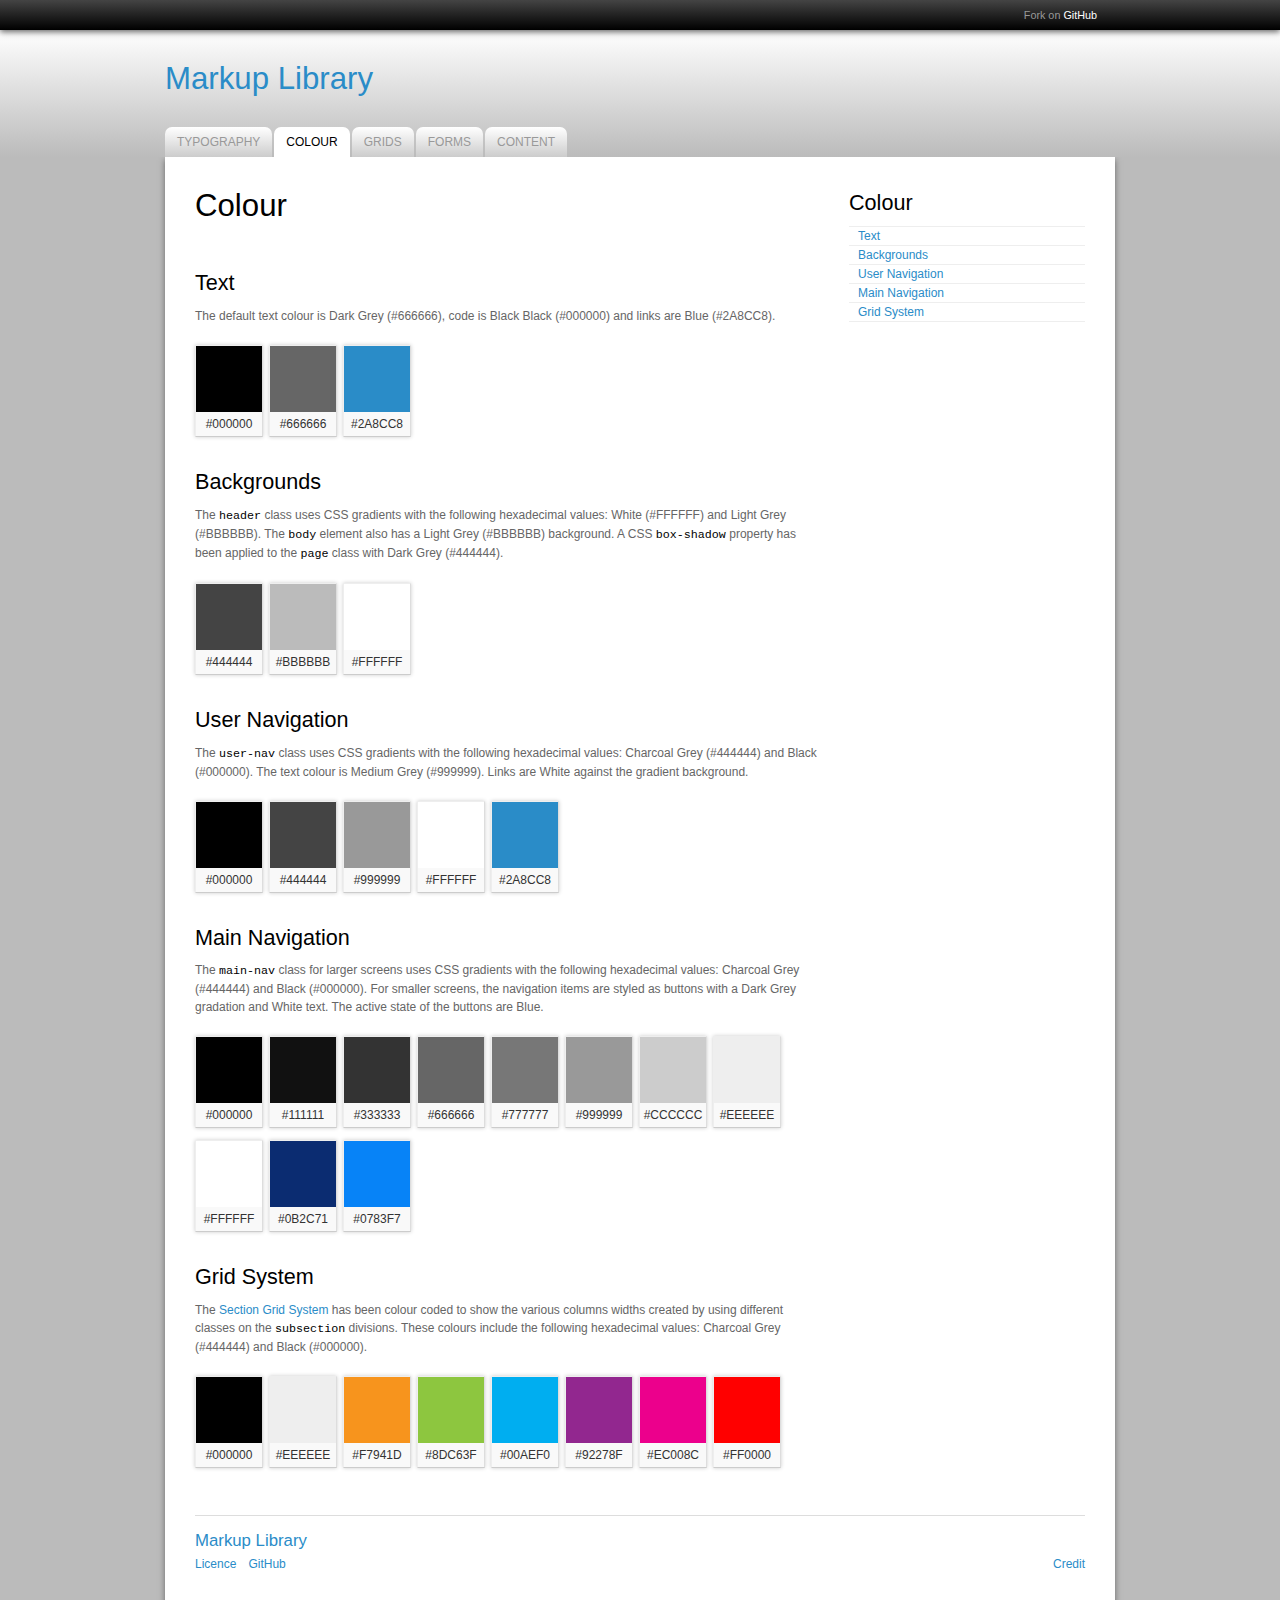
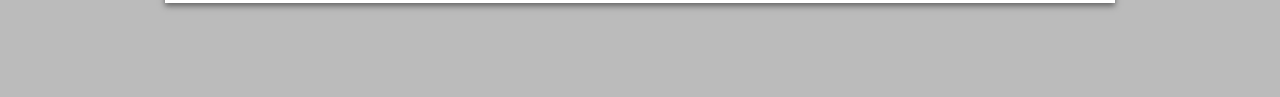
<file: colour/index.html>
<!DOCTYPE html>
<html lang="en">
  <head>
    <meta charset="UTF-8" />
    <title>Colour | Markup Library</title>
    <meta name="description" content="" />
    <meta name="author" content="Domain7" />
    <meta name="viewport" content="width=device-width, initial-scale=1.0" />
    <link rel="stylesheet" href="../a/css/main.css" />
  </head>
  <body id="dashboard-page">
    <div class="user">
      <div class="user-nav">
        <ul>
          <li>Fork on <a href="http://github.com/markuplibrary/styleguide">GitHub</a></li>
          <!-- li><a href="#">Download</a> the ZIP file</li -->
        </ul>
      </div>
    </div>
    <div class="header masthead">
      <div class="area">
        <h1 class="logo">
          <a href="../">Markup Library</a>
        </h1>
        <div class="nav main-nav">
          <ul class="menu">
            <li id="nav-dashboard">
              <a href="../">Typography</a>
            </li>
            <li id="nav-colour" class="current">
              <a href="../colour/">Colour</a>
            </li>
            <li id="nav-grids">
              <a href="../grids/">Grids</a>
            </li>
            <li id="nav-forms">
              <a href="../forms/">Forms</a>
            </li>
            <li id="nav-content">
              <a href="../content/">Content</a>
            </li>
          </ul>
        </div>
      </div>
    </div>
    <div class="page">
      <div class="section main">
        <div class="content">
          <h1>Colour</h1>
        </div>
        <div class="content">
					<h3 id="text">Text</h3>
					<p>The default text colour is Dark Grey (#666666), code is Black Black (#000000) and links are Blue (#2A8CC8).</p>
					<ul class="list swatches">
						<li class="swatch">
							<a id="000000" name="000000" title="Black">
								<span class="color-name" style="background-color: #000000;">Black</span>
								<strong>#000000</strong>
							</a>
						</li>
						<li class="swatch">
							<a id="666666" name="666666" title="Dark Grey">
								<span class="color-name" style="background-color: #666666;">Dark Grey</span>
								<strong>#666666</strong>
							</a>
						</li>
						<li class="swatch">
							<a id="2a8cc8" name="2a8cc8" title="Blue">
								<span class="color-name" style="background-color: #2A8CC8;">Blue</span>
								<strong>#2A8CC8</strong>
							</a>
						</li>
					</ul>
					<h3 id="backgrounds">Backgrounds</h3>
					<p>The <code>header</code> class uses CSS gradients with the following hexadecimal values:
					White (#FFFFFF) and Light Grey (#BBBBBB). The <code>body</code> element also has a Light Grey (#BBBBBB) background. A CSS <code>box-shadow</code> property has been applied
					to the <code>page</code> class with Dark Grey (#444444).</p>
					<ul class="list swatches">
						<li class="swatch">
							<a id="444444" name="444444" title="Charcoal Grey">
								<span class="color-name" style="background-color: #444444;">Charcoal Grey</span>
								<strong>#444444</strong>
							</a>
						</li>
						<li class="swatch">
							<a id="bbbbbb" name="bbbbbb" title="Light Grey">
								<span class="color-name" style="background-color: #BBBBBB;">Light Grey</span>
								<strong>#BBBBBB</strong>
							</a>
						</li>
						<li class="swatch">
							<a id="ffffff" name="ffffff" title="White">
								<span class="color-name" style="background-color: #FFFFFF;">White</span>
								<strong>#FFFFFF</strong>
							</a>
						</li>
					</ul>
					<h3 id="user-navigation">User Navigation</h3>
					<p>The <code>user-nav</code> class uses CSS gradients with the following hexadecimal values:
					Charcoal Grey (#444444) and Black (#000000). The text colour is Medium Grey (#999999). Links are White against the gradient background.</p>
					<ul class="list swatches">
						<li class="swatch">
							<a id="000000" name="000000" title="Black">
								<span class="color-name" style="background-color: #000000;">Black</span>
								<strong>#000000</strong>
							</a>
						</li>
						<li class="swatch">
							<a id="444444" name="444444" title="Charcoal Grey">
								<span class="color-name" style="background-color: #444444;">Charcoal Grey</span>
								<strong>#444444</strong>
							</a>
						</li>
						<li class="swatch">
							<a id="999999" name="999999" title="Medium Grey">
								<span class="color-name" style="background-color: #999999;">Medium Grey</span>
								<strong>#999999</strong>
							</a>
						</li>
						<li class="swatch">
							<a id="ffffff" name="ffffff" title="White">
								<span class="color-name" style="background-color: #FFFFFF;">White</span>
								<strong>#FFFFFF</strong>
							</a>
						</li>
						<li class="swatch">
							<a id="2a8cc8" name="2a8cc8" title="Blue">
								<span class="color-name" style="background-color: #2A8CC8;">Blue</span>
								<strong>#2A8CC8</strong>
							</a>
						</li>
					</ul>
					<h3 id="main-navigation">Main Navigation</h3>
					<p>The <code>main-nav</code> class for larger screens uses CSS gradients with the following hexadecimal values:
					Charcoal Grey (#444444) and Black (#000000). For smaller screens, the navigation items are styled as buttons with a Dark Grey gradation and White text. The active state of the buttons are Blue.</p>
					<ul class="list swatches">
						<li class="swatch">
							<a id="000000" name="000000" title="Black">
								<span class="color-name" style="background-color: #000000;">Black</span>
								<strong>#000000</strong>
							</a>
						</li>
						<li class="swatch">
							<a id="111111" name="111111" title="Black Grey">
								<span class="color-name" style="background-color: #111111;">Black Grey</span>
								<strong>#111111</strong>
							</a>
						</li>
						<li class="swatch">
							<a id="333333" name="333333" title="Charcoal Grey">
								<span class="color-name" style="background-color: #333333;">Charcoal Grey</span>
								<strong>#333333</strong>
							</a>
						</li>
						<li class="swatch">
							<a id="666666" name="666666" title="Dark Grey">
								<span class="color-name" style="background-color: #666666;">Dark Grey</span>
								<strong>#666666</strong>
							</a>
						</li>
						<li class="swatch">
							<a id="777777" name="777777" title="Medium Grey">
								<span class="color-name" style="background-color: #777777;">Medium Dark Grey</span>
								<strong>#777777</strong>
							</a>
						</li>
						<li class="swatch">
							<a id="999999" name="999999" title="Medium Grey">
								<span class="color-name" style="background-color: #999999;">Medium Grey</span>
								<strong>#999999</strong>
							</a>
						</li>
						<li class="swatch">
							<a id="cccccc" name="cccccc" title="Light Grey">
								<span class="color-name" style="background-color: #CCCCCC;">Light Grey</span>
								<strong>#CCCCCC</strong>
							</a>
						</li>
						<li class="swatch">
							<a id="eeeeee" name="eeeeee" title="Pale Grey">
								<span class="color-name" style="background-color: #EEEEEE;">Pale Grey</span>
								<strong>#EEEEEE</strong>
							</a>
						</li>
						<li class="swatch">
							<a id="ffffff" name="ffffff" title="White">
								<span class="color-name" style="background-color: #FFFFFF;">White</span>
								<strong>#FFFFFF</strong>
							</a>
						</li>
						<li class="swatch">
							<a id="0b2c71" name="0b2c71" title="Dark Blue">
								<span class="color-name" style="background-color: #0B2C71;">Dark Blue</span>
								<strong>#0B2C71</strong>
							</a>
						</li>
						<li class="swatch">
							<a id="0783f7" name="0783f7" title="Blue">
								<span class="color-name" style="background-color: #0783F7;">Blue</span>
								<strong>#0783F7</strong>
							</a>
						</li>
					</ul>
					<h3 id="grid-system">Grid System</h3>
					<p>The <a href="../grids/section/">Section Grid System</a> has been colour coded to show the various columns widths created by using different classes on the <code>subsection</code> divisions. These colours include the following hexadecimal values:
					Charcoal Grey (#444444) and Black (#000000).</p>
					<ul class="list swatches">
						<li class="swatch">
							<a id="000000" name="000000" title="Black">
								<span class="color-name" style="background-color: #000000;">Black</span>
								<strong>#000000</strong>
							</a>
						</li>
						<li class="swatch">
							<a id="eeeeee" name="eeeeee" title="Pale Grey">
								<span class="color-name" style="background-color: #EEEEEE;">Pale Grey</span>
								<strong>#EEEEEE</strong>
							</a>
						</li>
						<li class="swatch">
							<a id="f7941d" name="f7941d" title="Orange Yellow">
								<span class="color-name" style="background-color: #F7941D;">Orange Yellow</span>
								<strong>#F7941D</strong>
							</a>
						</li>
						<li class="swatch">
							<a id="8dc63f" name="8dc63f" title="Apple Green">
								<span class="color-name" style="background-color: #8DC63F;">Apple Green</span>
								<strong>#8DC63F</strong>
							</a>
						</li>
						<li class="swatch">
							<a id="00aef0" name="00aef0" title="Bright Blue">
								<span class="color-name" style="background-color: #00AEF0;">Bright Blue</span>
								<strong>#00AEF0</strong>
							</a>
						</li>
						<li class="swatch">
							<a id="92278f" name="92278f" title="Violet">
								<span class="color-name" style="background-color: #92278F;">Violet</span>
								<strong>#92278F</strong>
							</a>
						</li>
						<li class="swatch">
							<a id="ec008c" name="ec008c" title="Pink">
								<span class="color-name" style="background-color: #EC008C;">Pink</span>
								<strong>#EC008C</strong>
							</a>
						</li>
						<li class="swatch">
							<a id="ff0000" name="ff0000" title="Red">
								<span class="color-name" style="background-color: #FF0000;">Pink</span>
								<strong>#FF0000</strong>
							</a>
						</li>
					</ul>
        </div>
      </div>
      <div class="aside">
        <div class="nav">
          <h3>Colour</h3>
          <ul class="menu list-menu">
            <li><a href="#text">Text</a></li>
            <li><a href="#backgrounds">Backgrounds</a></li>
            <li><a href="#user-navigation">User Navigation</a></li>
            <li><a href="#main-navigation">Main Navigation</a></li>
            <li><a href="#grid-system">Grid System</a></li>
          </ul>
        </div>
      </div>
      <div class="footer">
        <h5 class="site"><a href="http://markuplibrary.org/">Markup Library</a></h5>
        <ul class="information">
          <li class="licence"><a href="http://creativecommons.org/publicdomain/zero/1.0/" title="Creative Commons Public Domain CC0 1.0 Universal">Licence</a></li>
          <li class="github"><a href="http://github.com/bauhouse/styleguide" title="Fork on GitHub">GitHub</a></li>
          <li class="credit"><a href="http://domain7.com/team/stephen-bau/" title="Stephen Bau, Lead Designer, Domain7">Credit</a></li>
        </ul>
      </div>
    </div>
  </body>
</html>
</file>
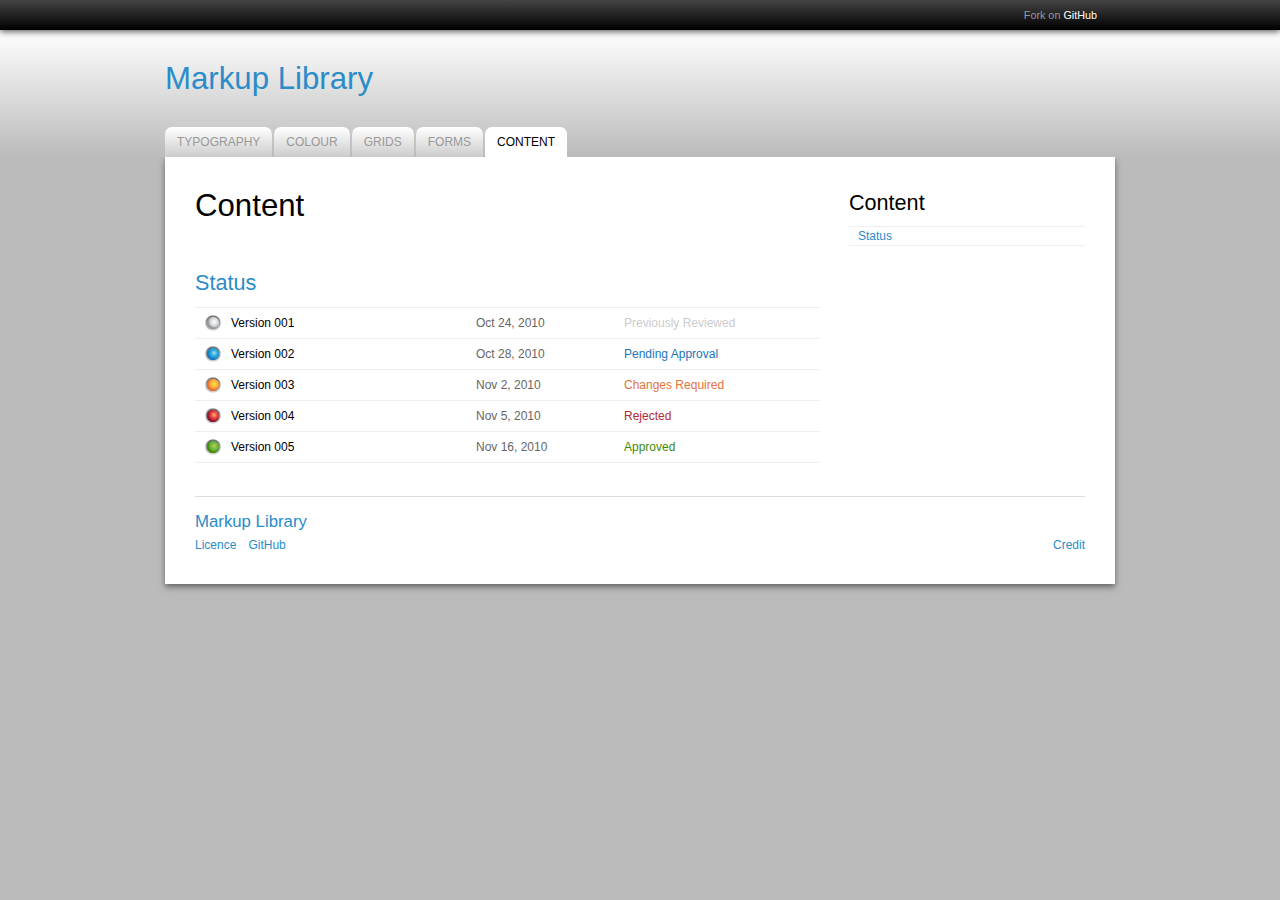
<file: content/index.html>
<!DOCTYPE html>
<html lang="en">
  <head>
    <meta charset="UTF-8" />
    <title>Content Modules | Markup Library</title>
    <meta name="description" content="" />
    <meta name="author" content="Domain7" />
    <meta name="viewport" content="width=device-width, initial-scale=1.0" />
    <link rel="stylesheet" href="../a/css/main.css" />
  </head>
  <body id="dashboard-page">
    <div class="user">
      <div class="user-nav">
        <ul>
          <li>Fork on <a href="http://github.com/markuplibrary/styleguide">GitHub</a></li>
          <!-- li><a href="#">Download</a> the ZIP file</li -->
        </ul>
      </div>
    </div>
    <div class="header masthead">
      <div class="area">
        <h1 class="logo">
          <a href="../">Markup Library</a>
        </h1>
        <div class="nav main-nav">
          <ul class="menu">
            <li id="nav-dashboard">
              <a href="../">Typography</a>
            </li>
            <li id="nav-colour">
              <a href="../colour/">Colour</a>
            </li>
            <li id="nav-grids">
              <a href="../grids/">Grids</a>
            </li>
            <li id="nav-forms">
              <a href="../forms/">Forms</a>
            </li>
            <li id="nav-content" class="current">
              <a href="../content/">Content</a>
            </li>
          </ul>
        </div>
      </div>
    </div>
    <div class="page">
      <div class="section main">
        <div class="content">
          <h1>Content</h1>
        </div>
        <div class="content">
          <h3><a id="status" href="#status">Status</a></h3>
          <ul class="menu status-menu">
            <li class="none">
              <p>
                <span class="resource"><a href="#">Version 001</a></span>
                <span class="separator">&mdash;</span>
                <span class="date">Oct 24, 2010</span>
                <span class="separator">&mdash;</span>
                <span class="status">Previously Reviewed</span>
              </p>
            </li>
            <li class="pending">
              <p>
                <span class="resource"><a href="#">Version 002</a></span>
                <span class="separator">&mdash;</span>
                <span class="date">Oct 28, 2010</span>
                <span class="separator">&mdash;</span>
                <span class="status">Pending Approval</span>
              </p>
            </li>
            <li class="changes">
              <p>
                <span class="resource"><a href="#">Version 003</a></span>
                <span class="separator">&mdash;</span>
                <span class="date">Nov 2, 2010</span>
                <span class="separator">&mdash;</span>
                <span class="status">Changes Required</span>
              </p>
            </li>
            <li class="rejected">
              <p>
                <span class="resource"><a href="#">Version 004</a></span>
                <span class="separator">&mdash;</span>
                <span class="date">Nov 5, 2010</span>
                <span class="separator">&mdash;</span>
                <span class="status">Rejected</span>
              </p>
            </li>
            <li class="approved">
              <p>
                <span class="resource"><a href="#">Version 005</a></span>
                <span class="separator">&mdash;</span>
                <span class="date">Nov 16, 2010</span>
                <span class="separator">&mdash;</span>
                <span class="status">Approved</span>
              </p>
            </li>
          </ul>
        </div>
      </div>
      <div class="aside">
        <div class="nav" id="news">
          <h3>Content</h3>
          <ul class="menu list-menu">
            <li>
              <a href="#status">Status</a>
            </li>
          </ul>
        </div>
      </div>
      <div class="footer">
        <h5 class="site"><a href="http://markuplibrary.org/">Markup Library</a></h5>
        <ul class="information">
          <li class="licence"><a href="http://creativecommons.org/publicdomain/zero/1.0/" title="Creative Commons Public Domain CC0 1.0 Universal">Licence</a></li>
          <li class="github"><a href="http://github.com/bauhouse/styleguide" title="Fork on GitHub">GitHub</a></li>
          <li class="credit"><a href="http://domain7.com/team/stephen-bau/" title="Stephen Bau, Lead Designer, Domain7">Credit</a></li>
        </ul>
      </div>
    </div>
  </body>
</html>
</file>
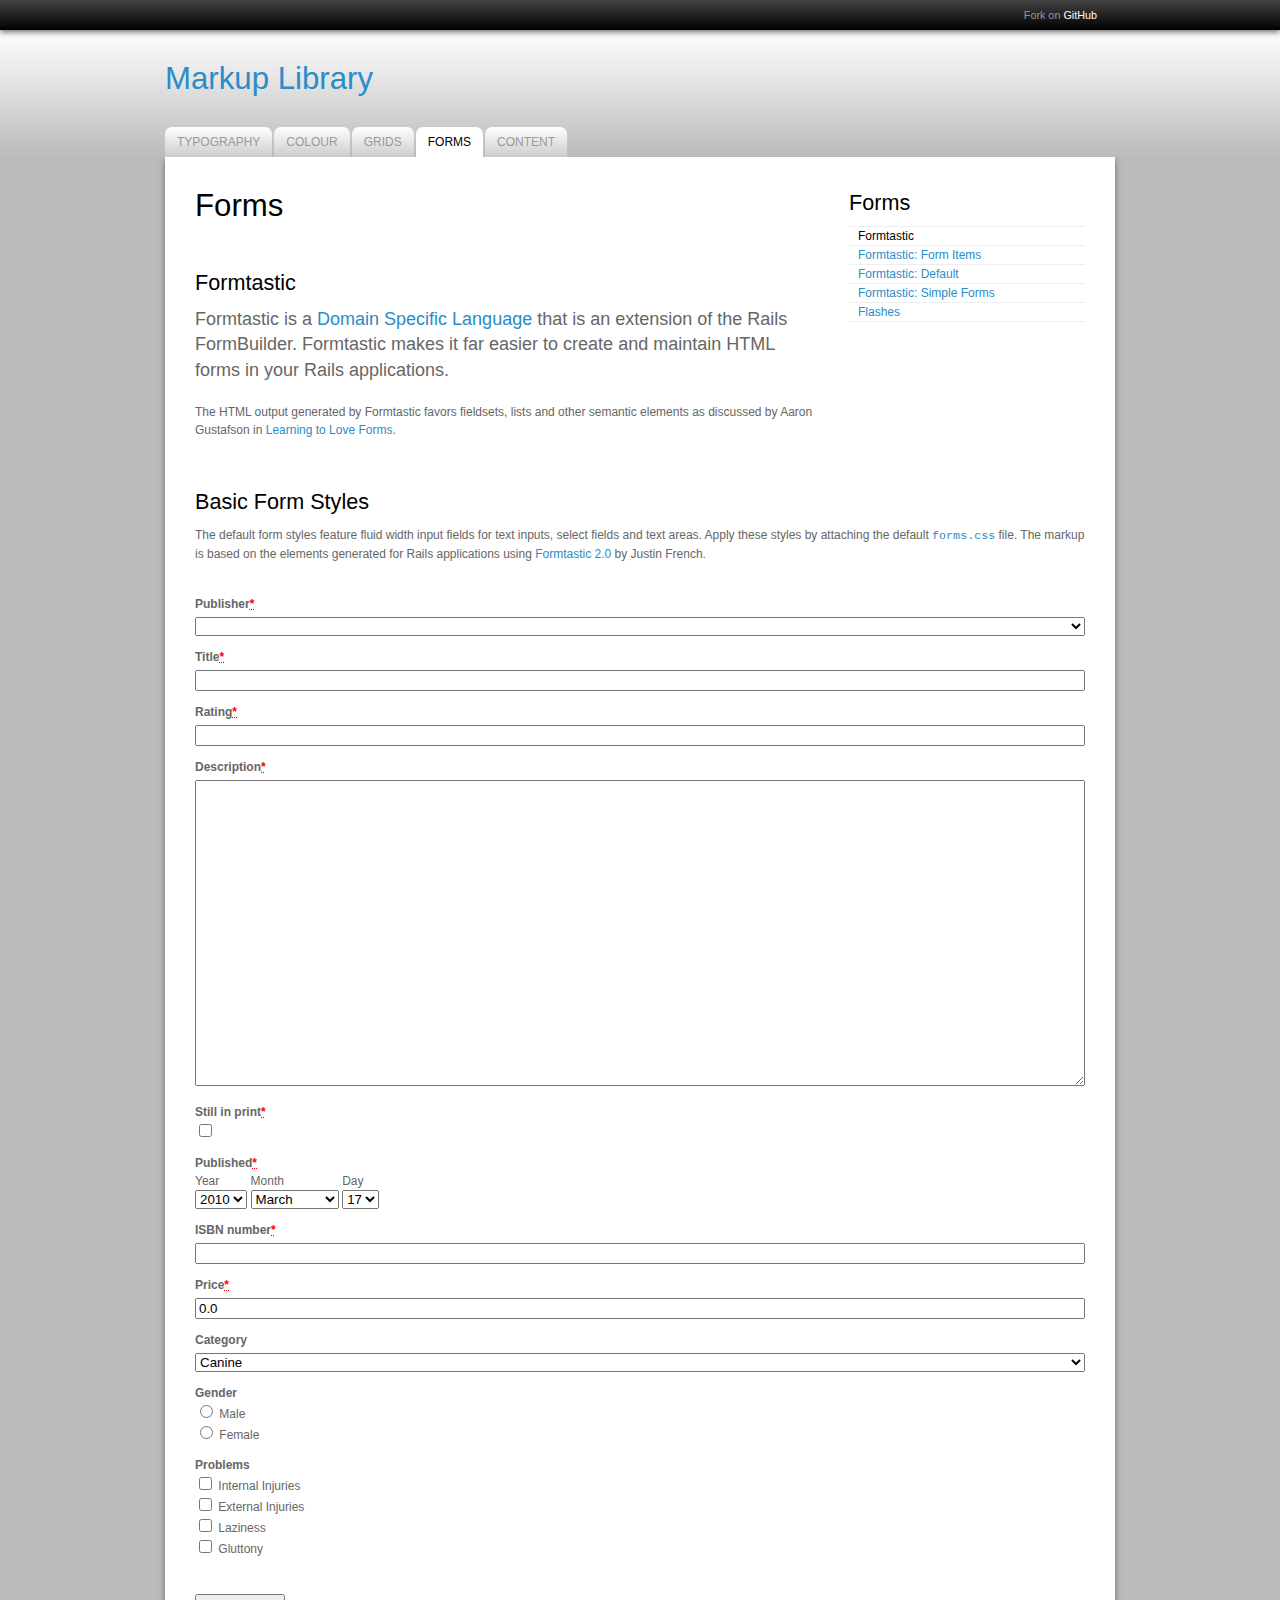
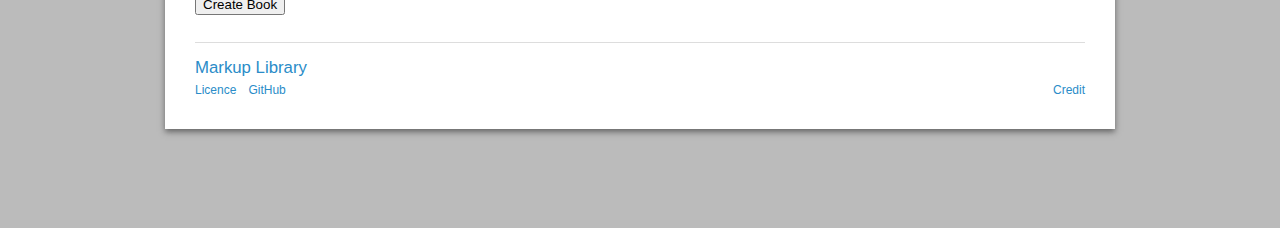
<file: forms/index.html>
<!DOCTYPE html>
<html lang="en">
  <head>
    <meta charset="UTF-8" />
    <title>Forms | Markup Library</title>
    <meta name="description" content="" />
    <meta name="author" content="Domain7" />
    <meta name="viewport" content="width=device-width, initial-scale=1.0" />
    <link rel="stylesheet" href="../a/css/forms.css" />
    <link rel="stylesheet" href="../a/css/main.css" />
  </head>
  <body id="dashboard-page">
    <div class="user">
      <div class="user-nav">
        <ul>
          <li>Fork on <a href="http://github.com/markuplibrary/styleguide">GitHub</a></li>
          <!-- li><a href="#">Download</a> the ZIP file</li -->
        </ul>
      </div>
    </div>
    <div class="header masthead">
      <div class="area">
        <h1 class="logo">
          <a href="../">Markup Library</a>
        </h1>
        <div class="nav main-nav">
          <ul class="menu">
            <li id="nav-dashboard">
              <a href="../">Typography</a>
            </li>
            <li id="nav-colour">
              <a href="../colour/">Colour</a>
            </li>
            <li id="nav-grids">
              <a href="../grids/">Grids</a>
            </li>
            <li id="nav-forms" class="current">
              <a href="../forms/">Forms</a>
            </li>
            <li id="nav-content">
              <a href="../content/">Content</a>
            </li>
          </ul>
        </div>
      </div>
    </div>
    <div class="page">
      <div class="container">
        <div class="section main">
          <div class="content">
            <h1>Forms</h1>
          </div>
          <div class="content">
            <h3>Formtastic</h3>
            <p class="intro">Formtastic is a <a href="http://en.wikipedia.org/wiki/Domain_specific_language">Domain Specific Language</a> that is an extension of the Rails FormBuilder. Formtastic makes it far easier to create and maintain <span class="caps">HTML</span> forms in your Rails applications.</p>
            <p>The <span class="caps">HTML</span> output  generated by Formtastic favors fieldsets, lists and other semantic elements as discussed by Aaron Gustafson in <a href="http://www.slideshare.net/AaronGustafson/learning-to-love-forms-web-directions-south-07">Learning to Love Forms</a>.</p>
          </div>
        </div>
        <div class="aside">
          <div class="nav" id="news">
            <h3>Forms</h3>
            <ul class="menu list-menu">
              <li><a href="./" class="current">Formtastic</a></li>
              <li><a href="./form-items/">Formtastic: Form Items</a></li>
              <li><a href="./default/">Formtastic: Default</a></li>
              <li><a href="./simple/">Formtastic: Simple Forms</a></li>
              <li><a href="./flashes/">Flashes</a></li>
            </ul>
          </div>
        </div>
      </div>
      <div class="section">
        <div class="mod">
          <h3>Basic Form Styles</h3>
          <p>The default form styles feature fluid width input fields for text inputs, select fields and text areas. Apply these styles by attaching the default <code><a href="../a/css/forms.css">forms.css</a></code> file. The markup is based on the elements generated for Rails applications using <a href="https://github.com/justinfrench/formtastic">Formtastic 2.0</a> by Justin French.</p>
          <form action="." class="formtastic" id="new_book" method="post">
            <fieldset class="inputs">
              <ol>
                <li class="select required" id="book_publisher_input">
                  <label for="book_publisher_id">
                    Publisher<abbr title="required">*</abbr>
                  </label>
                  <select id="book_publisher_id" name="book[publisher_id]">
                    <option value=""></option>
                    <option value="1">The Pragmatic Bookshelf</option>
                    <option value="2">sitepoint</option>
                    <option value="3">O'Reilly</option>
                  </select>
                </li>
                <li class="string required" id="book_title_input">
                  <label for="book_title">
                    Title<abbr title="required">*</abbr>
                  </label>
                  <input id="book_title" maxlength="255" name="book[title]" size="50" type="text" />
                </li>
                <li class="string required" id="book_rating_input">
                  <label for="book_rating">
                   Rating<abbr title="required">*</abbr>
                  </label>
                  <input id="book_rating" maxlength="255" name="book[rating]" size="50" type="text">
                </li>
                <li class="text required" id="book_description_input">
                  <label for="book_description">
                    Description<abbr title="required">*</abbr>
                  </label>
                  <textarea cols="40" id="book_description" name="book[description]" rows="20"></textarea>
                </li>
                <li class="boolean required" id="book_still_in_print_input">
                  <label for="book_still_in_print">
                    Still in print<abbr title="required">*</abbr>
                  </label>
                  <input name="book[still_in_print]" type="hidden" value="0" />
                  <input id="book_still_in_print" name="book[still_in_print]" type="checkbox" value="1" />
                </li>
                <li class="date required" id="book_published_input">
                <fieldset>
                  <legend class="label">
                    <label for="book_published_1i">
                      Published<abbr title="required">*</abbr>
                    </label>
                  </legend>
                  <ol>
                    <li>
                      <label for="book_published_1i">Year</label>
                      <select id="book_published_1i" name="book[published(1i)]">
                      <option value=""></option>
                      <option value="2005">2005</option>
                      <option value="2006">2006</option>
                      <option value="2007">2007</option>
                      <option value="2008">2008</option>
                      <option value="2009">2009</option>
                      <option selected="selected" value="2010">2010</option>
                      <option value="2011">2011</option>
                      <option value="2012">2012</option>
                      <option value="2013">2013</option>
                      <option value="2014">2014</option>
                      <option value="2015">2015</option>
                      </select>
                    </li>
                    <li>
                      <label for="book_published_2i">Month</label>
                      <select id="book_published_2i" name="book[published(2i)]">
                        <option value=""></option>
                        <option value="1">January</option>
                        <option value="2">February</option>
                        <option selected="selected" value="3">March</option>
                        <option value="4">April</option>
                        <option value="5">May</option>
                        <option value="6">June</option>
                        <option value="7">July</option>
                        <option value="8">August</option>
                        <option value="9">September</option>
                        <option value="10">October</option>
                        <option value="11">November</option>
                        <option value="12">December</option>
                      </select>
                    </li>
                    <li>
                      <label for="book_published_3i">Day</label>
                      <select id="book_published_3i" name="book[published(3i)]">
                        <option value=""></option>
                        <option value="1">1</option>
                        <option value="2">2</option>
                        <option value="3">3</option>
                        <option value="4">4</option>
                        <option value="5">5</option>
                        <option value="6">6</option>
                        <option value="7">7</option>
                        <option value="8">8</option>
                        <option value="9">9</option>
                        <option value="10">10</option>
                        <option value="11">11</option>
                        <option value="12">12</option>
                        <option value="13">13</option>
                        <option value="14">14</option>
                        <option value="15">15</option>
                        <option value="16">16</option>
                        <option selected="selected" value="17">17</option>
                        <option value="18">18</option>
                        <option value="19">19</option>
                        <option value="20">20</option>
                        <option value="21">21</option>
                        <option value="22">22</option>
                        <option value="23">23</option>
                        <option value="24">24</option>
                        <option value="25">25</option>
                        <option value="26">26</option>
                        <option value="27">27</option>
                        <option value="28">28</option>
                        <option value="29">29</option>
                        <option value="30">30</option>
                        <option value="31">31</option>
                      </select>
                    </li>
                  </ol>
                </fieldset>
                <li class="numeric required" id="book_isbn_number_input">
                  <label for="book_isbn_number">
                    ISBN number<abbr title="required">*</abbr>
                  </label>
                  <input id="book_isbn_number" name="book[isbn_number]" size="50" type="text" />
                </li>
                <li class="numeric required" id="book_price_input">
                  <label for="book_price">
                    Price<abbr title="required">*</abbr>
                  </label>
                  <input id="book_price" name="book[price]" size="50" type="text" value="0.0" />
                </li>
                <li class="select optional" id="animal_category_input">
                  <label for="animal_category_id">Category</label>
                  <select id="animal_category_id" name="animal[category_id]">
                    <option value="1">Canine</option>
                    <option value="2">Feline</option>
                  </select>
                </li>
                <li class="radio optional" id="animal_female_input">
                  <fieldset>
                    <legend><span class="label">Gender</span></legend>
                    <ol>
                      <li>
                        <label for="animal_female_false">
                          <input id="animal_female_false" name="animal[female]" type="radio" value="false" /> Male
                        </label>
                      </li>
                      <li>
                        <label for="animal_female_true">
                          <input id="animal_female_true" name="animal[female]" type="radio" value="true" /> Female
                        </label>
                      </li>
                    </ol>
                  </fieldset>
                </li>
                <li class="check_boxes optional" id="animal_problems_input">
                  <fieldset>
                    <legend>
                      <span class="label">Problems</span>
                    </legend>
                    <ol>
                      <li>
                        <label for="animal_problem_ids_1">
                          <input name="animal[problem_ids][]" type="hidden" value="" />
                          <input id="animal_problem_ids_1" name="animal[problem_ids][]" type="checkbox" value="1" /> Internal Injuries
                        </label>
                      </li>
                      <li>
                        <label for="animal_problem_ids_2">
                          <input name="animal[problem_ids][]" type="hidden" value="" />
                          <input id="animal_problem_ids_2" name="animal[problem_ids][]" type="checkbox" value="2" /> External Injuries
                        </label>
                      </li>
                      <li>
                        <label for="animal_problem_ids_3">
                          <input name="animal[problem_ids][]" type="hidden" value="" />
                          <input id="animal_problem_ids_3" name="animal[problem_ids][]" type="checkbox" value="3" /> Laziness
                        </label>
                      </li>
                      <li>
                        <label for="animal_problem_ids_4"><input name="animal[problem_ids][]" type="hidden" value="" />
                          <input id="animal_problem_ids_4" name="animal[problem_ids][]" type="checkbox" value="4" /> Gluttony
                        </label>
                      </li>
                    </ol>
                  </fieldset>
                </li>
              </ol>
            </fieldset>
            <fieldset class="buttons">
              <ol>
                <li class="commit">
                  <input class="create" id="book_submit" name="commit" type="submit" value="Create Book" />
                </li>
              </ol>
            </fieldset>
          </form>
        </div>
      </div>
      <div class="footer">
        <h5 class="site"><a href="http://markuplibrary.org/">Markup Library</a></h5>
        <ul class="information">
          <li class="licence"><a href="http://creativecommons.org/publicdomain/zero/1.0/" title="Creative Commons Public Domain CC0 1.0 Universal">Licence</a></li>
          <li class="github"><a href="http://github.com/bauhouse/styleguide" title="Fork on GitHub">GitHub</a></li>
          <li class="credit"><a href="http://domain7.com/team/stephen-bau/" title="Stephen Bau, Lead Designer, Domain7">Credit</a></li>
        </ul>
      </div>
    </div>
  </body>
</html>
</file>
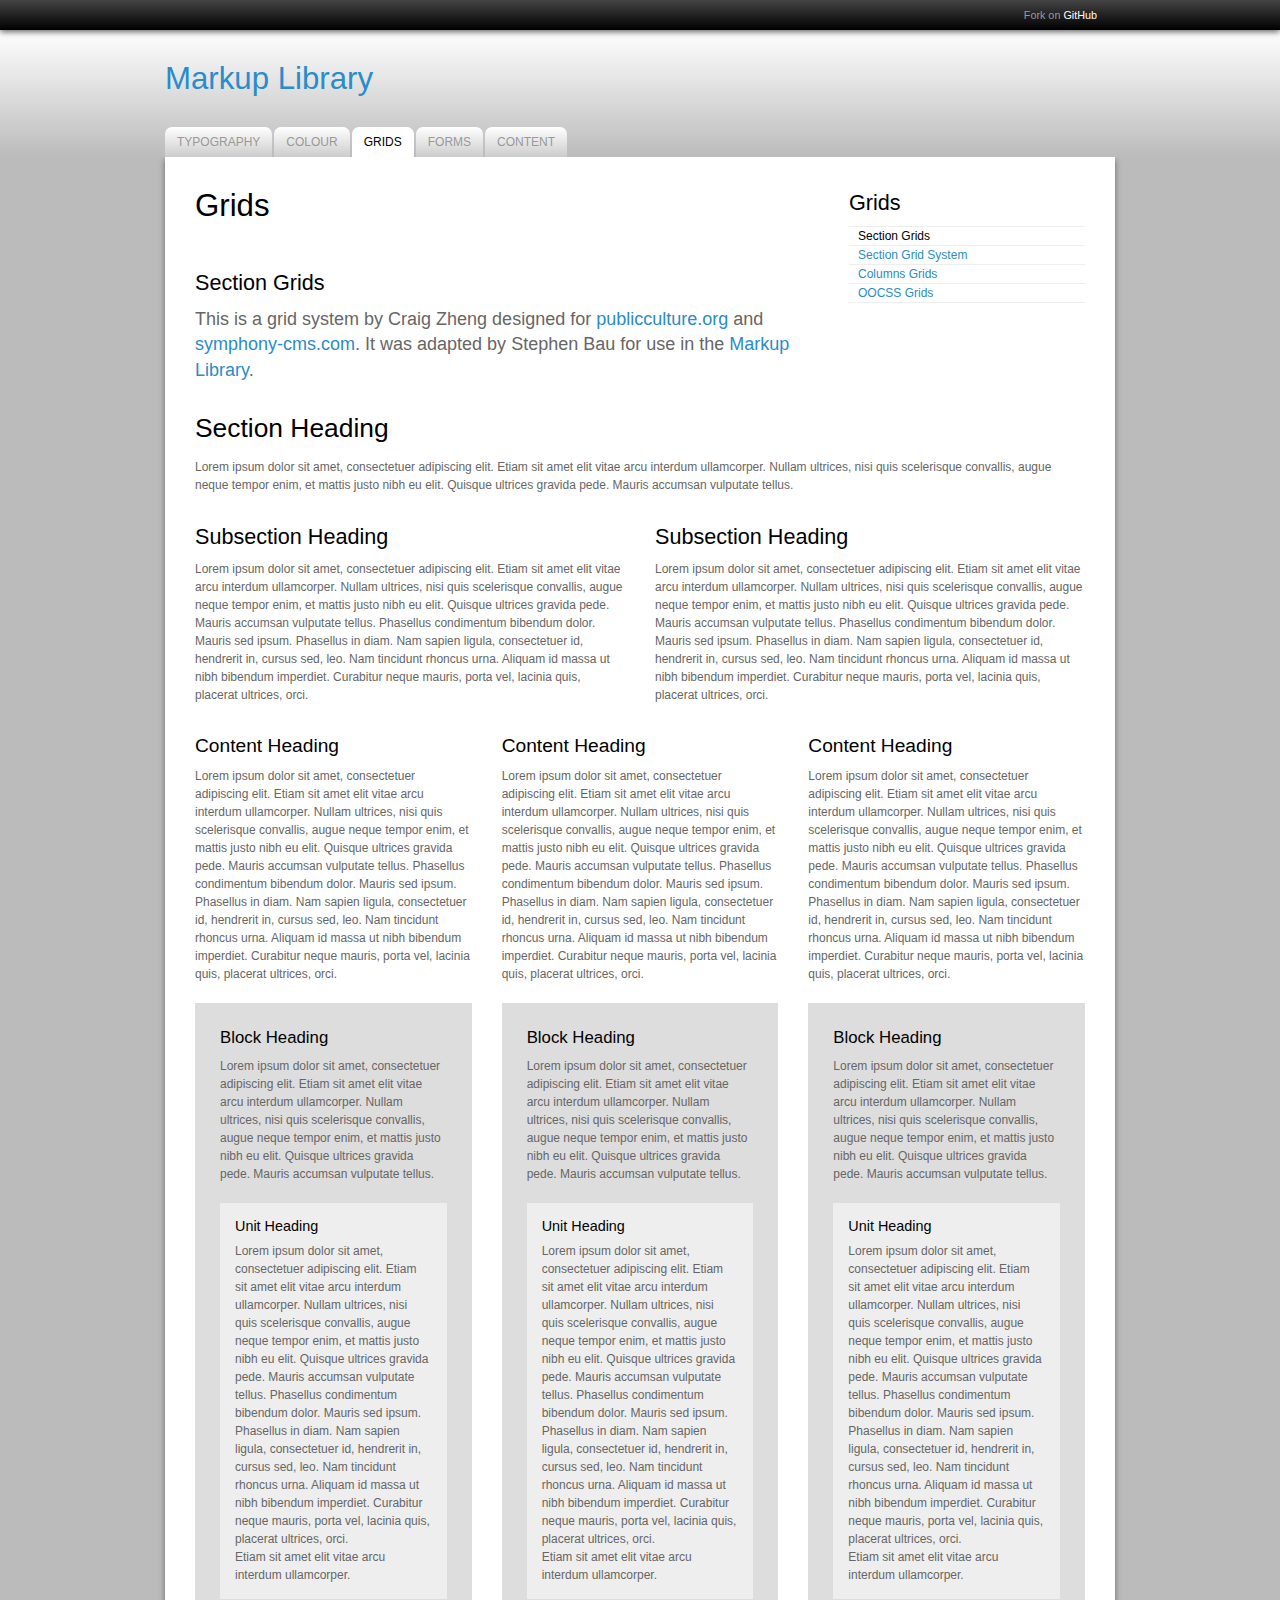
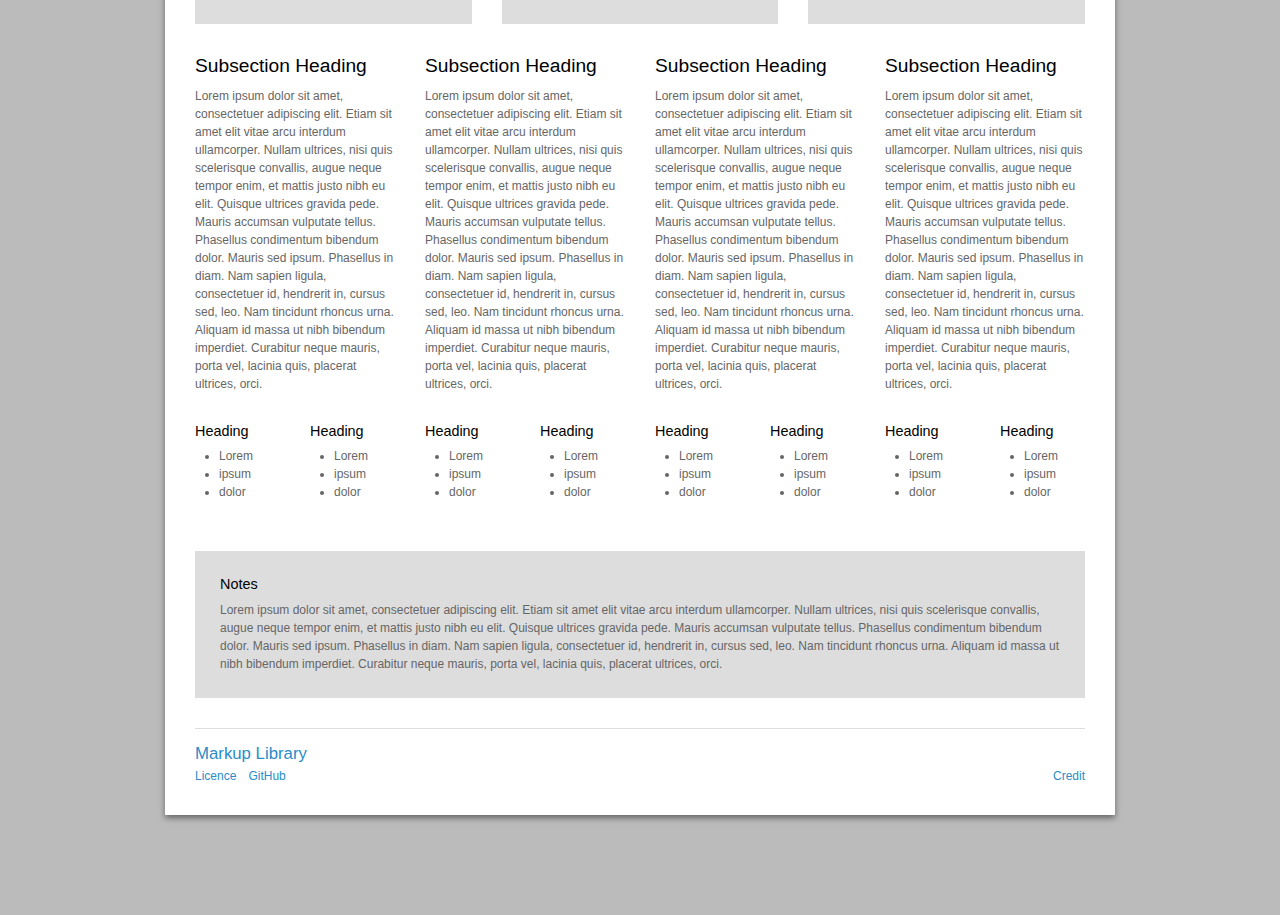
<file: grids/index.html>
<!DOCTYPE html>
<html lang="en">
  <head>
    <meta charset="UTF-8" />
    <title>Grids | Markup Library</title>
    <meta name="description" content="" />
    <meta name="author" content="Domain7" />
    <meta name="viewport" content="width=device-width, initial-scale=1.0" />
    <link rel="stylesheet" href="../a/css/sections.css" />
    <link rel="stylesheet" href="../a/css/page.css" />
    <link rel="stylesheet" href="../a/css/main.css" />
  </head>
  <body id="dashboard-page">
    <div class="user">
      <div class="user-nav">
        <ul>
          <li>Fork on <a href="http://github.com/markuplibrary/styleguide">GitHub</a></li>
          <!-- li><a href="#">Download</a> the ZIP file</li -->
        </ul>
      </div>
    </div>
    <div class="header masthead">
      <div class="area">
        <h1 class="logo">
          <a href="../">Markup Library</a>
        </h1>
        <div class="nav main-nav">
          <ul class="menu">
            <li id="nav-dashboard">
              <a href="../">Typography</a>
            </li>
            <li id="nav-colour">
              <a href="../colour/">Colour</a>
            </li>
            <li id="nav-grids" class="current">
              <a href="../grids/">Grids</a>
            </li>
            <li id="nav-forms">
              <a href="../forms/">Forms</a>
            </li>
            <li id="nav-content">
              <a href="../content/">Content</a>
            </li>
          </ul>
        </div>
      </div>
    </div>
    <div class="page">
      <div class="section main">
        <div class="content">
          <h1>Grids</h1>
        </div>
        <div class="content">
          <h3>Section Grids</h3>
          <p class="intro">This is a grid system by Craig Zheng designed for <a href="http://publicculture.org/">publicculture.org</a> and <a href="http://symphony-cms.com/">symphony-cms.com</a>. It was adapted by Stephen Bau for use in the <a href="http://markuplibrary.org/">Markup Library</a>.</p>
        </div>
      </div>
      <div class="aside">
        <div class="nav" id="news">
          <h3>Grids</h3>
          <ul class="menu list-menu">
            <li><a href="./" class="current">Section Grids</a></li>
            <li><a href="./section/">Section Grid System</a></li>
            <li><a href="./columns/">Columns Grids</a></li>
            <li><a href="./oocss/">OOCSS Grids</a></li>
          </ul>
        </div>
      </div>
      <div class="section fourths">
        <div class="content">
          <h2>Section Heading</h2>
          <p>Lorem ipsum dolor sit amet, consectetuer adipiscing elit. Etiam sit amet elit vitae arcu interdum ullamcorper. Nullam ultrices, nisi quis scelerisque convallis, augue neque tempor enim, et mattis justo nibh eu elit. Quisque ultrices gravida pede. Mauris accumsan vulputate tellus.</p>
        </div>
        <div class="subsection compound">
          <div class="content">
            <h3>Subsection Heading</h3>
            <p>Lorem ipsum dolor sit amet, consectetuer adipiscing elit. Etiam sit amet elit vitae arcu interdum ullamcorper. Nullam ultrices, nisi quis scelerisque convallis, augue neque tempor enim, et mattis justo nibh eu elit. Quisque ultrices gravida pede. Mauris accumsan vulputate tellus. Phasellus condimentum bibendum dolor. Mauris sed ipsum. Phasellus in diam. Nam sapien ligula, consectetuer id, hendrerit in, cursus sed, leo. Nam tincidunt rhoncus urna. Aliquam id massa ut nibh bibendum imperdiet. Curabitur neque mauris, porta vel, lacinia quis, placerat ultrices, orci.</p>
          </div>
        </div>
        <div class="subsection compound">
          <div class="content">
            <h3>Subsection Heading</h3>
            <p>Lorem ipsum dolor sit amet, consectetuer adipiscing elit. Etiam sit amet elit vitae arcu interdum ullamcorper. Nullam ultrices, nisi quis scelerisque convallis, augue neque tempor enim, et mattis justo nibh eu elit. Quisque ultrices gravida pede. Mauris accumsan vulputate tellus. Phasellus condimentum bibendum dolor. Mauris sed ipsum. Phasellus in diam. Nam sapien ligula, consectetuer id, hendrerit in, cursus sed, leo. Nam tincidunt rhoncus urna. Aliquam id massa ut nibh bibendum imperdiet. Curabitur neque mauris, porta vel, lacinia quis, placerat ultrices, orci.</p>
          </div>
        </div>
      </div>
      <div class="section thirds">
        <div class="subsection">
          <div class="content">
            <h4>Content Heading</h4>
            <p>Lorem ipsum dolor sit amet, consectetuer adipiscing elit. Etiam sit amet elit vitae arcu interdum ullamcorper. Nullam ultrices, nisi quis scelerisque convallis, augue neque tempor enim, et mattis justo nibh eu elit. Quisque ultrices gravida pede. Mauris accumsan vulputate tellus. Phasellus condimentum bibendum dolor. Mauris sed ipsum. Phasellus in diam. Nam sapien ligula, consectetuer id, hendrerit in, cursus sed, leo. Nam tincidunt rhoncus urna. Aliquam id massa ut nibh bibendum imperdiet. Curabitur neque mauris, porta vel, lacinia quis, placerat ultrices, orci.</p>
            <div class="block">
              <h5>Block Heading</h5>
              <p>Lorem ipsum dolor sit amet, consectetuer adipiscing elit. Etiam sit amet elit vitae arcu interdum ullamcorper. Nullam ultrices, nisi quis scelerisque convallis, augue neque tempor enim, et mattis justo nibh eu elit. Quisque ultrices gravida pede. Mauris accumsan vulputate tellus.</p>
              <div class="unit">
                <div class="head">
                  <h6>Unit Heading</h6>
                </div>
                <div class="body">
                  <p>Lorem ipsum dolor sit amet, consectetuer adipiscing elit. Etiam sit amet elit vitae arcu interdum ullamcorper. Nullam ultrices, nisi quis scelerisque convallis, augue neque tempor enim, et mattis justo nibh eu elit. Quisque ultrices gravida pede. Mauris accumsan vulputate tellus. Phasellus condimentum bibendum dolor. Mauris sed ipsum. Phasellus in diam. Nam sapien ligula, consectetuer id, hendrerit in, cursus sed, leo. Nam tincidunt rhoncus urna. Aliquam id massa ut nibh bibendum imperdiet. Curabitur neque mauris, porta vel, lacinia quis, placerat ultrices, orci.</p>
                </div>
                <div class="foot">
                  <p>Etiam sit amet elit vitae arcu interdum ullamcorper.</p>
                </div>
              </div>
            </div>
          </div>
        </div>
        <div class="subsection">
          <div class="content">
            <h4>Content Heading</h4>
            <p>Lorem ipsum dolor sit amet, consectetuer adipiscing elit. Etiam sit amet elit vitae arcu interdum ullamcorper. Nullam ultrices, nisi quis scelerisque convallis, augue neque tempor enim, et mattis justo nibh eu elit. Quisque ultrices gravida pede. Mauris accumsan vulputate tellus. Phasellus condimentum bibendum dolor. Mauris sed ipsum. Phasellus in diam. Nam sapien ligula, consectetuer id, hendrerit in, cursus sed, leo. Nam tincidunt rhoncus urna. Aliquam id massa ut nibh bibendum imperdiet. Curabitur neque mauris, porta vel, lacinia quis, placerat ultrices, orci.</p>
            <div class="block">
              <h5>Block Heading</h5>
              <p>Lorem ipsum dolor sit amet, consectetuer adipiscing elit. Etiam sit amet elit vitae arcu interdum ullamcorper. Nullam ultrices, nisi quis scelerisque convallis, augue neque tempor enim, et mattis justo nibh eu elit. Quisque ultrices gravida pede. Mauris accumsan vulputate tellus.</p>
              <div class="unit">
                <div class="head">
                  <h6>Unit Heading</h6>
                </div>
                <div class="body">
                  <p>Lorem ipsum dolor sit amet, consectetuer adipiscing elit. Etiam sit amet elit vitae arcu interdum ullamcorper. Nullam ultrices, nisi quis scelerisque convallis, augue neque tempor enim, et mattis justo nibh eu elit. Quisque ultrices gravida pede. Mauris accumsan vulputate tellus. Phasellus condimentum bibendum dolor. Mauris sed ipsum. Phasellus in diam. Nam sapien ligula, consectetuer id, hendrerit in, cursus sed, leo. Nam tincidunt rhoncus urna. Aliquam id massa ut nibh bibendum imperdiet. Curabitur neque mauris, porta vel, lacinia quis, placerat ultrices, orci.</p>
                </div>
                <div class="foot">
                  <p>Etiam sit amet elit vitae arcu interdum ullamcorper.</p>
                </div>
              </div>
            </div>
          </div>
        </div>
        <div class="subsection">
          <div class="content">
            <h4>Content Heading</h4>
            <p>Lorem ipsum dolor sit amet, consectetuer adipiscing elit. Etiam sit amet elit vitae arcu interdum ullamcorper. Nullam ultrices, nisi quis scelerisque convallis, augue neque tempor enim, et mattis justo nibh eu elit. Quisque ultrices gravida pede. Mauris accumsan vulputate tellus. Phasellus condimentum bibendum dolor. Mauris sed ipsum. Phasellus in diam. Nam sapien ligula, consectetuer id, hendrerit in, cursus sed, leo. Nam tincidunt rhoncus urna. Aliquam id massa ut nibh bibendum imperdiet. Curabitur neque mauris, porta vel, lacinia quis, placerat ultrices, orci.</p>
            <div class="block">
              <h5>Block Heading</h5>
              <p>Lorem ipsum dolor sit amet, consectetuer adipiscing elit. Etiam sit amet elit vitae arcu interdum ullamcorper. Nullam ultrices, nisi quis scelerisque convallis, augue neque tempor enim, et mattis justo nibh eu elit. Quisque ultrices gravida pede. Mauris accumsan vulputate tellus.</p>
              <div class="unit">
                <div class="head">
                  <h6>Unit Heading</h6>
                </div>
                <div class="body">
                  <p>Lorem ipsum dolor sit amet, consectetuer adipiscing elit. Etiam sit amet elit vitae arcu interdum ullamcorper. Nullam ultrices, nisi quis scelerisque convallis, augue neque tempor enim, et mattis justo nibh eu elit. Quisque ultrices gravida pede. Mauris accumsan vulputate tellus. Phasellus condimentum bibendum dolor. Mauris sed ipsum. Phasellus in diam. Nam sapien ligula, consectetuer id, hendrerit in, cursus sed, leo. Nam tincidunt rhoncus urna. Aliquam id massa ut nibh bibendum imperdiet. Curabitur neque mauris, porta vel, lacinia quis, placerat ultrices, orci.</p>
                </div>
                <div class="foot">
                  <p>Etiam sit amet elit vitae arcu interdum ullamcorper.</p>
                </div>
              </div>
            </div>
          </div>
        </div>
      </div>
      <div class="secondary section fourths">
        <div class="subsection">
          <div class="content">
            <h4>Subsection Heading</h4>
            <p>Lorem ipsum dolor sit amet, consectetuer adipiscing elit. Etiam sit amet elit vitae arcu interdum ullamcorper. Nullam ultrices, nisi quis scelerisque convallis, augue neque tempor enim, et mattis justo nibh eu elit. Quisque ultrices gravida pede. Mauris accumsan vulputate tellus. Phasellus condimentum bibendum dolor. Mauris sed ipsum. Phasellus in diam. Nam sapien ligula, consectetuer id, hendrerit in, cursus sed, leo. Nam tincidunt rhoncus urna. Aliquam id massa ut nibh bibendum imperdiet. Curabitur neque mauris, porta vel, lacinia quis, placerat ultrices, orci.</p>
          </div>
        </div>
        <div class="subsection">
          <div class="content">
            <h4>Subsection Heading</h4>
            <p>Lorem ipsum dolor sit amet, consectetuer adipiscing elit. Etiam sit amet elit vitae arcu interdum ullamcorper. Nullam ultrices, nisi quis scelerisque convallis, augue neque tempor enim, et mattis justo nibh eu elit. Quisque ultrices gravida pede. Mauris accumsan vulputate tellus. Phasellus condimentum bibendum dolor. Mauris sed ipsum. Phasellus in diam. Nam sapien ligula, consectetuer id, hendrerit in, cursus sed, leo. Nam tincidunt rhoncus urna. Aliquam id massa ut nibh bibendum imperdiet. Curabitur neque mauris, porta vel, lacinia quis, placerat ultrices, orci.</p>
          </div>
        </div>
        <div class="subsection">
          <div class="content">
            <h4>Subsection Heading</h4>
            <p>Lorem ipsum dolor sit amet, consectetuer adipiscing elit. Etiam sit amet elit vitae arcu interdum ullamcorper. Nullam ultrices, nisi quis scelerisque convallis, augue neque tempor enim, et mattis justo nibh eu elit. Quisque ultrices gravida pede. Mauris accumsan vulputate tellus. Phasellus condimentum bibendum dolor. Mauris sed ipsum. Phasellus in diam. Nam sapien ligula, consectetuer id, hendrerit in, cursus sed, leo. Nam tincidunt rhoncus urna. Aliquam id massa ut nibh bibendum imperdiet. Curabitur neque mauris, porta vel, lacinia quis, placerat ultrices, orci.</p>
          </div>
        </div>
        <div class="subsection">
          <div class="content">
            <h4>Subsection Heading</h4>
            <p>Lorem ipsum dolor sit amet, consectetuer adipiscing elit. Etiam sit amet elit vitae arcu interdum ullamcorper. Nullam ultrices, nisi quis scelerisque convallis, augue neque tempor enim, et mattis justo nibh eu elit. Quisque ultrices gravida pede. Mauris accumsan vulputate tellus. Phasellus condimentum bibendum dolor. Mauris sed ipsum. Phasellus in diam. Nam sapien ligula, consectetuer id, hendrerit in, cursus sed, leo. Nam tincidunt rhoncus urna. Aliquam id massa ut nibh bibendum imperdiet. Curabitur neque mauris, porta vel, lacinia quis, placerat ultrices, orci.</p>
          </div>
        </div>
      </div>
      <div class="section overview fourths">
        <div class="subsection fragment">
          <div class="content">
            <h6>Heading</h6>
            <ul>
              <li>Lorem</li>
              <li>ipsum</li>
              <li>dolor</li>
            </ul>
          </div>
        </div>
        <div class="subsection fragment">
          <div class="content">
            <h6>Heading</h6>
            <ul>
              <li>Lorem</li>
              <li>ipsum</li>
              <li>dolor</li>
            </ul>
          </div>
        </div>
        <div class="subsection fragment">
          <div class="content">
            <h6>Heading</h6>
            <ul>
              <li>Lorem</li>
              <li>ipsum</li>
              <li>dolor</li>
            </ul>
          </div>
        </div>
        <div class="subsection fragment">
          <div class="content">
            <h6>Heading</h6>
            <ul>
              <li>Lorem</li>
              <li>ipsum</li>
              <li>dolor</li>
            </ul>
          </div>
        </div>
        <div class="subsection fragment">
          <div class="content">
            <h6>Heading</h6>
            <ul>
              <li>Lorem</li>
              <li>ipsum</li>
              <li>dolor</li>
            </ul>
          </div>
        </div>
        <div class="subsection fragment">
          <div class="content">
            <h6>Heading</h6>
            <ul>
              <li>Lorem</li>
              <li>ipsum</li>
              <li>dolor</li>
            </ul>
          </div>
        </div>
        <div class="subsection fragment">
          <div class="content">
            <h6>Heading</h6>
            <ul>
              <li>Lorem</li>
              <li>ipsum</li>
              <li>dolor</li>
            </ul>
          </div>
        </div>
        <div class="subsection fragment">
          <div class="content">
            <h6>Heading</h6>
            <ul>
              <li>Lorem</li>
              <li>ipsum</li>
              <li>dolor</li>
            </ul>
          </div>
        </div>
      </div>
      <div class="notes section">
        <div class="content">
          <div class="block">
            <h6>Notes</h6>
            <p>Lorem ipsum dolor sit amet, consectetuer adipiscing elit. Etiam sit amet elit vitae arcu interdum ullamcorper. Nullam ultrices, nisi quis scelerisque convallis, augue neque tempor enim, et mattis justo nibh eu elit. Quisque ultrices gravida pede. Mauris accumsan vulputate tellus. Phasellus condimentum bibendum dolor. Mauris sed ipsum. Phasellus in diam. Nam sapien ligula, consectetuer id, hendrerit in, cursus sed, leo. Nam tincidunt rhoncus urna. Aliquam id massa ut nibh bibendum imperdiet. Curabitur neque mauris, porta vel, lacinia quis, placerat ultrices, orci.</p>
          </div>
        </div>
      </div>
      <div class="footer">
        <h5 class="site"><a href="http://markuplibrary.org/">Markup Library</a></h5>
        <ul class="information">
          <li class="licence"><a href="http://creativecommons.org/publicdomain/zero/1.0/" title="Creative Commons Public Domain CC0 1.0 Universal">Licence</a></li>
          <li class="github"><a href="http://github.com/bauhouse/styleguide" title="Fork on GitHub">GitHub</a></li>
          <li class="credit"><a href="http://domain7.com/team/stephen-bau/" title="Stephen Bau, Lead Designer, Domain7">Credit</a></li>
        </ul>
      </div>
    </div>
  </body>
</html>
</file>
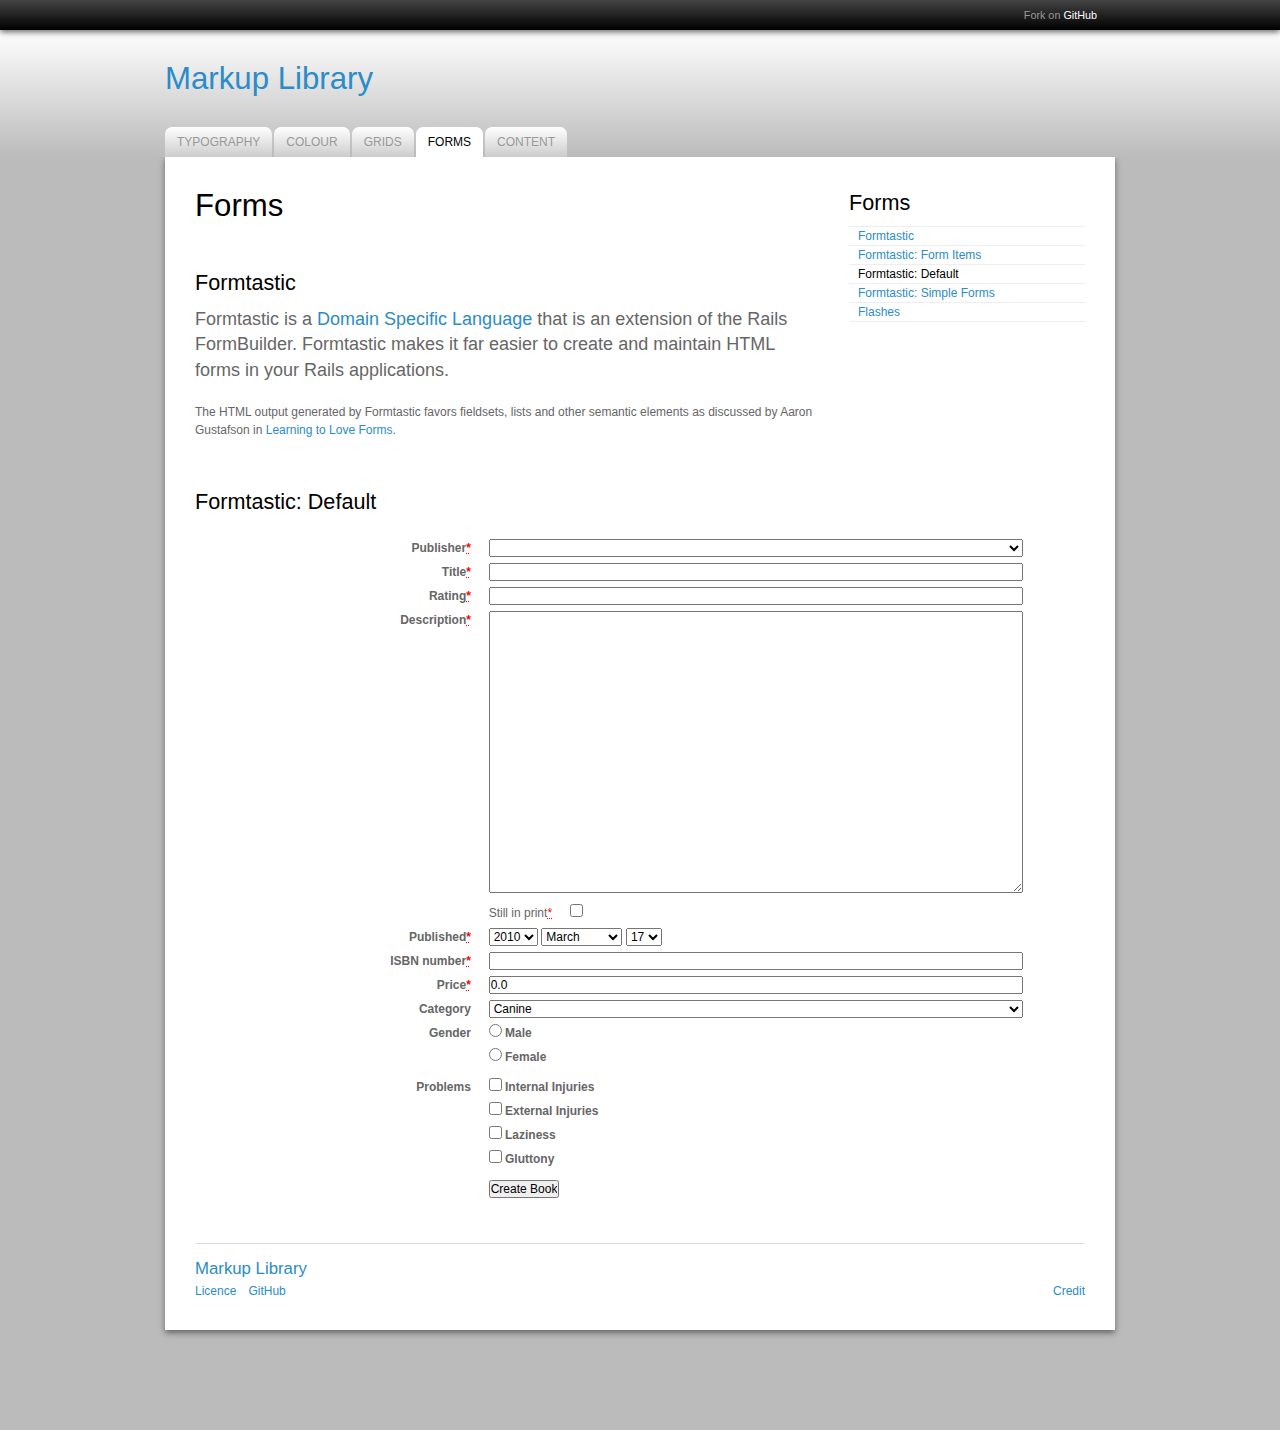
<file: forms/default/index.html>
<!DOCTYPE html>
<html lang="en">
  <head>
    <meta charset="UTF-8" />
    <title>Forms | Markup Library</title>
    <meta name="description" content="" />
    <meta name="author" content="Domain7" />
    <meta name="viewport" content="width=device-width, initial-scale=1.0" />
    <link rel="stylesheet" href="../../a/css/formtastic.css" />
    <link rel="stylesheet" href="../../a/css/formtastic_changes.css" />
    <link rel="stylesheet" href="../../a/css/main.css" />
  </head>
  <body id="dashboard-page">
    <div class="user">
      <div class="user-nav">
        <ul>
          <li>Fork on <a href="http://github.com/markuplibrary/styleguide">GitHub</a></li>
          <!-- li><a href="#">Download</a> the ZIP file</li -->
        </ul>
      </div>
    </div>
    <div class="header masthead">
      <div class="area">
        <h1 class="logo">
          <a href="../../">Markup Library</a>
        </h1>
        <div class="nav main-nav">
          <ul class="menu">
            <li id="nav-dashboard">
              <a href="../../">Typography</a>
            </li>
            <li id="nav-colour">
              <a href="../../colour/">Colour</a>
            </li>
            <li id="nav-grids">
              <a href="../../grids/">Grids</a>
            </li>
            <li id="nav-forms" class="current">
              <a href="../../forms/">Forms</a>
            </li>
            <li id="nav-content">
              <a href="../../content/">Content</a>
            </li>
          </ul>
        </div>
      </div>
    </div>
    <div class="page">
      <div class="container">
        <div class="section main">
          <div class="content">
            <h1>Forms</h1>
          </div>
          <div class="content">
            <h3>Formtastic</h3>
            <p class="intro">Formtastic is a <a href="http://en.wikipedia.org/wiki/Domain_specific_language">Domain Specific Language</a> that is an extension of the Rails FormBuilder. Formtastic makes it far easier to create and maintain <span class="caps">HTML</span> forms in your Rails applications.</p>
            <p>The <span class="caps">HTML</span> output  generated by Formtastic favors fieldsets, lists and other semantic elements as discussed by Aaron Gustafson in <a href="http://www.slideshare.net/AaronGustafson/learning-to-love-forms-web-directions-south-07">Learning to Love Forms</a>.</p>
          </div>
        </div>
        <div class="aside">
          <div class="nav" id="news">
            <h3>Forms</h3>
            <ul class="menu list-menu">
              <li><a href="../">Formtastic</a></li>
              <li><a href="../form-items/">Formtastic: Form Items</a></li>
              <li><a href="../default/" class="current">Formtastic: Default</a></li>
              <li><a href="../simple/">Formtastic: Simple Forms</a></li>
              <li><a href="../flashes/">Flashes</a></li>
            </ul>
          </div>
        </div>
      </div>
      <div class="section">
        <div class="mod">
          <div class="bd bd-inner">
            <h3>Formtastic: Default</h3>
            <form action="." class="formtastic" id="new_book" method="post">
              <fieldset class="inputs">
                <ol>
                  <li class="select required" id="book_publisher_input">
                    <label for="book_publisher_id">
                      Publisher<abbr title="required">*</abbr>
                    </label>
                    <select id="book_publisher_id" name="book[publisher_id]">
                      <option value=""></option>
                      <option value="1">The Pragmatic Bookshelf</option>
                      <option value="2">sitepoint</option>
                      <option value="3">O'Reilly</option>
                    </select>
                  </li>
                  <li class="string required" id="book_title_input">
                    <label for="book_title">
                      Title<abbr title="required">*</abbr>
                    </label>
                    <input id="book_title" maxlength="255" name="book[title]" size="50" type="text" />
                  </li>
                  <li class="string required" id="book_rating_input">
                    <label for="book_rating">
                     Rating<abbr title="required">*</abbr>
                    </label>
                    <input id="book_rating" maxlength="255" name="book[rating]" size="50" type="text">
                  </li>
                  <li class="text required" id="book_description_input">
                    <label for="book_description">
                      Description<abbr title="required">*</abbr>
                    </label>
                    <textarea cols="40" id="book_description" name="book[description]" rows="20"></textarea>
                  </li>
                  <li class="boolean required" id="book_still_in_print_input">
                    <label for="book_still_in_print">
                      Still in print<abbr title="required">*</abbr>
                    </label>
                    <input name="book[still_in_print]" type="hidden" value="0" />
                    <input id="book_still_in_print" name="book[still_in_print]" type="checkbox" value="1" />
                  </li>
                  <li class="date required" id="book_published_input">
                  <fieldset>
                    <legend class="label">
                      <label for="book_published_1i">
                        Published<abbr title="required">*</abbr>
                      </label>
                    </legend>
                    <ol>
                      <li>
                        <label for="book_published_1i">Year</label>
                        <select id="book_published_1i" name="book[published(1i)]">
                        <option value=""></option>
                        <option value="2005">2005</option>
                        <option value="2006">2006</option>
                        <option value="2007">2007</option>
                        <option value="2008">2008</option>
                        <option value="2009">2009</option>
                        <option selected="selected" value="2010">2010</option>
                        <option value="2011">2011</option>
                        <option value="2012">2012</option>
                        <option value="2013">2013</option>
                        <option value="2014">2014</option>
                        <option value="2015">2015</option>
                        </select>
                      </li>
                      <li>
                        <label for="book_published_2i">Month</label>
                        <select id="book_published_2i" name="book[published(2i)]">
                          <option value=""></option>
                          <option value="1">January</option>
                          <option value="2">February</option>
                          <option selected="selected" value="3">March</option>
                          <option value="4">April</option>
                          <option value="5">May</option>
                          <option value="6">June</option>
                          <option value="7">July</option>
                          <option value="8">August</option>
                          <option value="9">September</option>
                          <option value="10">October</option>
                          <option value="11">November</option>
                          <option value="12">December</option>
                        </select>
                      </li>
                      <li>
                        <label for="book_published_3i">Day</label>
                        <select id="book_published_3i" name="book[published(3i)]">
                          <option value=""></option>
                          <option value="1">1</option>
                          <option value="2">2</option>
                          <option value="3">3</option>
                          <option value="4">4</option>
                          <option value="5">5</option>
                          <option value="6">6</option>
                          <option value="7">7</option>
                          <option value="8">8</option>
                          <option value="9">9</option>
                          <option value="10">10</option>
                          <option value="11">11</option>
                          <option value="12">12</option>
                          <option value="13">13</option>
                          <option value="14">14</option>
                          <option value="15">15</option>
                          <option value="16">16</option>
                          <option selected="selected" value="17">17</option>
                          <option value="18">18</option>
                          <option value="19">19</option>
                          <option value="20">20</option>
                          <option value="21">21</option>
                          <option value="22">22</option>
                          <option value="23">23</option>
                          <option value="24">24</option>
                          <option value="25">25</option>
                          <option value="26">26</option>
                          <option value="27">27</option>
                          <option value="28">28</option>
                          <option value="29">29</option>
                          <option value="30">30</option>
                          <option value="31">31</option>
                        </select>
                      </li>
                    </ol>
                  </fieldset>
                  <li class="numeric required" id="book_isbn_number_input">
                    <label for="book_isbn_number">
                      ISBN number<abbr title="required">*</abbr>
                    </label>
                    <input id="book_isbn_number" name="book[isbn_number]" size="50" type="text" />
                  </li>
                  <li class="numeric required" id="book_price_input">
                    <label for="book_price">
                      Price<abbr title="required">*</abbr>
                    </label>
                    <input id="book_price" name="book[price]" size="50" type="text" value="0.0" />
                  </li>
                  <li class="select optional" id="animal_category_input">
                    <label for="animal_category_id">Category</label>
                    <select id="animal_category_id" name="animal[category_id]">
                      <option value="1">Canine</option>
                      <option value="2">Feline</option>
                    </select>
                  </li>
                  <li class="radio optional" id="animal_female_input">
                    <fieldset>
                      <legend><span class="label">Gender</span></legend>
                      <ol>
                        <li>
                          <label for="animal_female_false">
                            <input id="animal_female_false" name="animal[female]" type="radio" value="false" /> Male
                          </label>
                        </li>
                        <li>
                          <label for="animal_female_true">
                            <input id="animal_female_true" name="animal[female]" type="radio" value="true" /> Female
                          </label>
                        </li>
                      </ol>
                    </fieldset>
                  </li>
                  <li class="check_boxes optional" id="animal_problems_input">
                    <fieldset>
                      <legend>
                        <span class="label">Problems</span>
                      </legend>
                      <ol>
                        <li>
                          <label for="animal_problem_ids_1">
                            <input name="animal[problem_ids][]" type="hidden" value="" />
                            <input id="animal_problem_ids_1" name="animal[problem_ids][]" type="checkbox" value="1" /> Internal Injuries
                          </label>
                        </li>
                        <li>
                          <label for="animal_problem_ids_2">
                            <input name="animal[problem_ids][]" type="hidden" value="" />
                            <input id="animal_problem_ids_2" name="animal[problem_ids][]" type="checkbox" value="2" /> External Injuries
                          </label>
                        </li>
                        <li>
                          <label for="animal_problem_ids_3">
                            <input name="animal[problem_ids][]" type="hidden" value="" />
                            <input id="animal_problem_ids_3" name="animal[problem_ids][]" type="checkbox" value="3" /> Laziness
                          </label>
                        </li>
                        <li>
                          <label for="animal_problem_ids_4"><input name="animal[problem_ids][]" type="hidden" value="" />
                            <input id="animal_problem_ids_4" name="animal[problem_ids][]" type="checkbox" value="4" /> Gluttony
                          </label>
                        </li>
                      </ol>
                    </fieldset>
                  </li>
                </ol>
              </fieldset>
              <fieldset class="buttons">
                <ol>
                  <li class="commit">
                    <input class="create" id="book_submit" name="commit" type="submit" value="Create Book" />
                  </li>
                </ol>
              </fieldset>
            </form>
          </div>
        </div>
      </div>
      <div class="footer">
        <h5 class="site"><a href="http://markuplibrary.org/">Markup Library</a></h5>
        <ul class="information">
          <li class="licence"><a href="http://creativecommons.org/publicdomain/zero/1.0/" title="Creative Commons Public Domain CC0 1.0 Universal">Licence</a></li>
          <li class="github"><a href="http://github.com/bauhouse/styleguide" title="Fork on GitHub">GitHub</a></li>
          <li class="credit"><a href="http://domain7.com/team/stephen-bau/" title="Stephen Bau, Lead Designer, Domain7">Credit</a></li>
        </ul>
      </div>
    </div>
  </body>
</html>
</file>
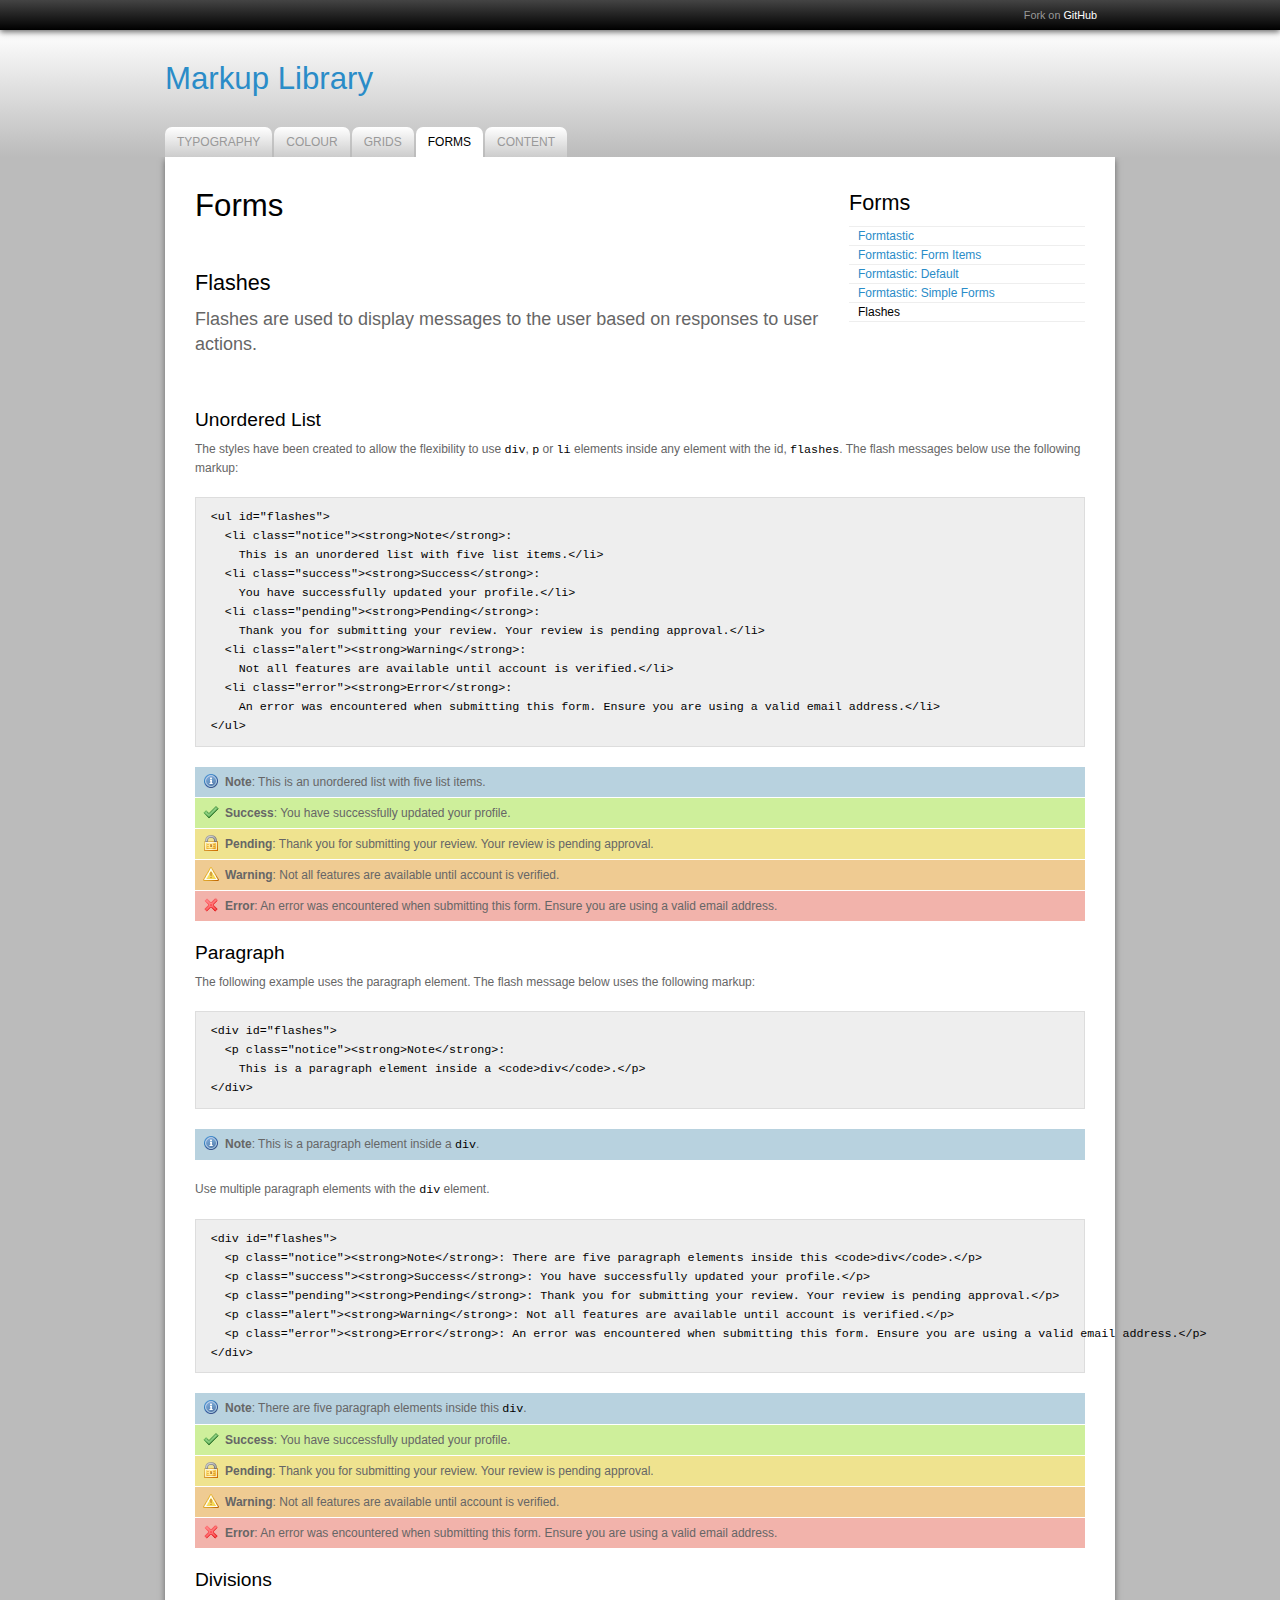
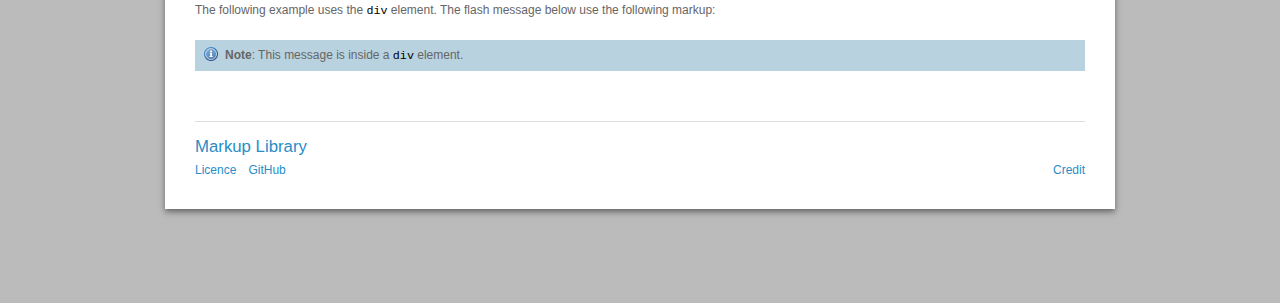
<file: forms/flashes/index.html>
<!DOCTYPE html>
<html lang="en">
  <head>
    <meta charset="UTF-8" />
    <title>Forms | Markup Library</title>
    <meta name="description" content="" />
    <meta name="author" content="Domain7" />
    <meta name="viewport" content="width=device-width, initial-scale=1.0" />
    <link rel="stylesheet" href="../../a/css/formtastic.css" />
    <link rel="stylesheet" href="../../a/css/forms.css" />
    <link rel="stylesheet" href="../../a/css/main.css" />
  </head>
  <body id="dashboard-page">
    <div class="user">
      <div class="user-nav">
        <ul>
          <li>Fork on <a href="http://github.com/markuplibrary/styleguide">GitHub</a></li>
          <!-- li><a href="#">Download</a> the ZIP file</li -->
        </ul>
      </div>
    </div>
    <div class="header masthead">
      <div class="area">
        <h1 class="logo">
          <a href="../../">Markup Library</a>
        </h1>
        <div class="nav main-nav">
          <ul class="menu">
            <li id="nav-dashboard">
              <a href="../../">Typography</a>
            </li>
            <li id="nav-colour">
              <a href="../../colour/">Colour</a>
            </li>
            <li id="nav-grids">
              <a href="../../grids/">Grids</a>
            </li>
            <li id="nav-forms" class="current">
              <a href="../../forms/">Forms</a>
            </li>
            <li id="nav-content">
              <a href="../../content/">Content</a>
            </li>
          </ul>
        </div>
      </div>
    </div>
    <div class="page">
      <div class="container">
        <div class="section main">
          <div class="content">
            <h1>Forms</h1>
          </div>
          <div class="content">
            <h3>Flashes</h3>
            <p class="intro">Flashes are used to display messages to the user based on responses to user actions.</p>
          </div>
        </div>
        <div class="aside">
          <div class="nav" id="news">
            <h3>Forms</h3>
            <ul class="menu list-menu">
              <li><a href="../">Formtastic</a></li>
              <li><a href="../form-items/">Formtastic: Form Items</a></li>
              <li><a href="../default/">Formtastic: Default</a></li>
              <li><a href="../simple/">Formtastic: Simple Forms</a></li>
              <li><a href="../flashes/" class="current">Flashes</a></li>
            </ul>
          </div>
        </div>
      </div>
      <div class="section">
        <div class="content">
          <h4>Unordered List</h4>
          <p>The styles have been created to allow the flexibility to use <code>div</code>, <code>p</code> or <code>li</code> elements inside any element with the id, <code>flashes</code>. The flash messages below use the following markup:</p>
          <pre><code>&lt;ul id="flashes">
  &lt;li class="notice">&lt;strong>Note&lt;/strong>:
    This is an unordered list with five list items.&lt;/li>
  &lt;li class="success">&lt;strong>Success&lt;/strong>:
    You have successfully updated your profile.&lt;/li>
  &lt;li class="pending">&lt;strong>Pending&lt;/strong>:
    Thank you for submitting your review. Your review is pending approval.&lt;/li>
  &lt;li class="alert">&lt;strong>Warning&lt;/strong>:
    Not all features are available until account is verified.&lt;/li>
  &lt;li class="error">&lt;strong>Error&lt;/strong>:
    An error was encountered when submitting this form. Ensure you are using a valid email address.&lt;/li>
&lt;/ul></code></pre>
          <ul id="flashes">
            <li class="notice"><strong>Note</strong>: This is an unordered list with five list items.</li>
            <li class="success"><strong>Success</strong>: You have successfully updated your profile.</li>
            <li class="pending"><strong>Pending</strong>: Thank you for submitting your review. Your review is pending approval.</li>
            <li class="alert"><strong>Warning</strong>: Not all features are available until account is verified.</li>
            <li class="error"><strong>Error</strong>: An error was encountered when submitting this form. Ensure you are using a valid email address.</li>
          </ul>
          <h4>Paragraph</h4>
          <p>The following example uses the paragraph element. The flash message below uses the following markup:</p>
          <pre><code>&lt;div id="flashes">
  &lt;p class="notice">&lt;strong>Note&lt;/strong>:
    This is a paragraph element inside a &lt;code>div&lt;/code>.&lt;/p>
&lt;/div></code></pre>
          <div id="flashes">
            <p class="notice"><strong>Note</strong>: This is a paragraph element inside a <code>div</code>.</p>
          </div>
          <p>Use multiple paragraph elements with the <code>div</code> element.</p>
          <pre><code>&lt;div id="flashes">
  &lt;p class="notice">&lt;strong>Note&lt;/strong>: There are five paragraph elements inside this &lt;code>div&lt;/code>.&lt;/p>
  &lt;p class="success">&lt;strong>Success&lt;/strong>: You have successfully updated your profile.&lt;/p>
  &lt;p class="pending">&lt;strong>Pending&lt;/strong>: Thank you for submitting your review. Your review is pending approval.&lt;/p>
  &lt;p class="alert">&lt;strong>Warning&lt;/strong>: Not all features are available until account is verified.&lt;/p>
  &lt;p class="error">&lt;strong>Error&lt;/strong>: An error was encountered when submitting this form. Ensure you are using a valid email address.&lt;/p>
&lt;/div></code></pre>
          <div id="flashes">
            <p class="notice"><strong>Note</strong>: There are five paragraph elements inside this <code>div</code>.</p>
            <p class="success"><strong>Success</strong>: You have successfully updated your profile.</p>
            <p class="pending"><strong>Pending</strong>: Thank you for submitting your review. Your review is pending approval.</p>
            <p class="alert"><strong>Warning</strong>: Not all features are available until account is verified.</p>
            <p class="error"><strong>Error</strong>: An error was encountered when submitting this form. Ensure you are using a valid email address.</p>
          </div>
          <h4>Divisions</h4>
          <p>The following example uses the <code>div</code> element. The flash message below use the following markup:</p>
          <div id="flashes">
            <div class="notice"><strong>Note</strong>: This message is inside a <code>div</code> element.</div>
          </div>
        </div>
      </div>
      <div class="footer">
        <h5 class="site"><a href="http://markuplibrary.org/">Markup Library</a></h5>
        <ul class="information">
          <li class="licence"><a href="http://creativecommons.org/publicdomain/zero/1.0/" title="Creative Commons Public Domain CC0 1.0 Universal">Licence</a></li>
          <li class="github"><a href="http://github.com/bauhouse/styleguide" title="Fork on GitHub">GitHub</a></li>
          <li class="credit"><a href="http://domain7.com/team/stephen-bau/" title="Stephen Bau, Lead Designer, Domain7">Credit</a></li>
        </ul>
      </div>
    </div>
  </body>
</html>
</file>
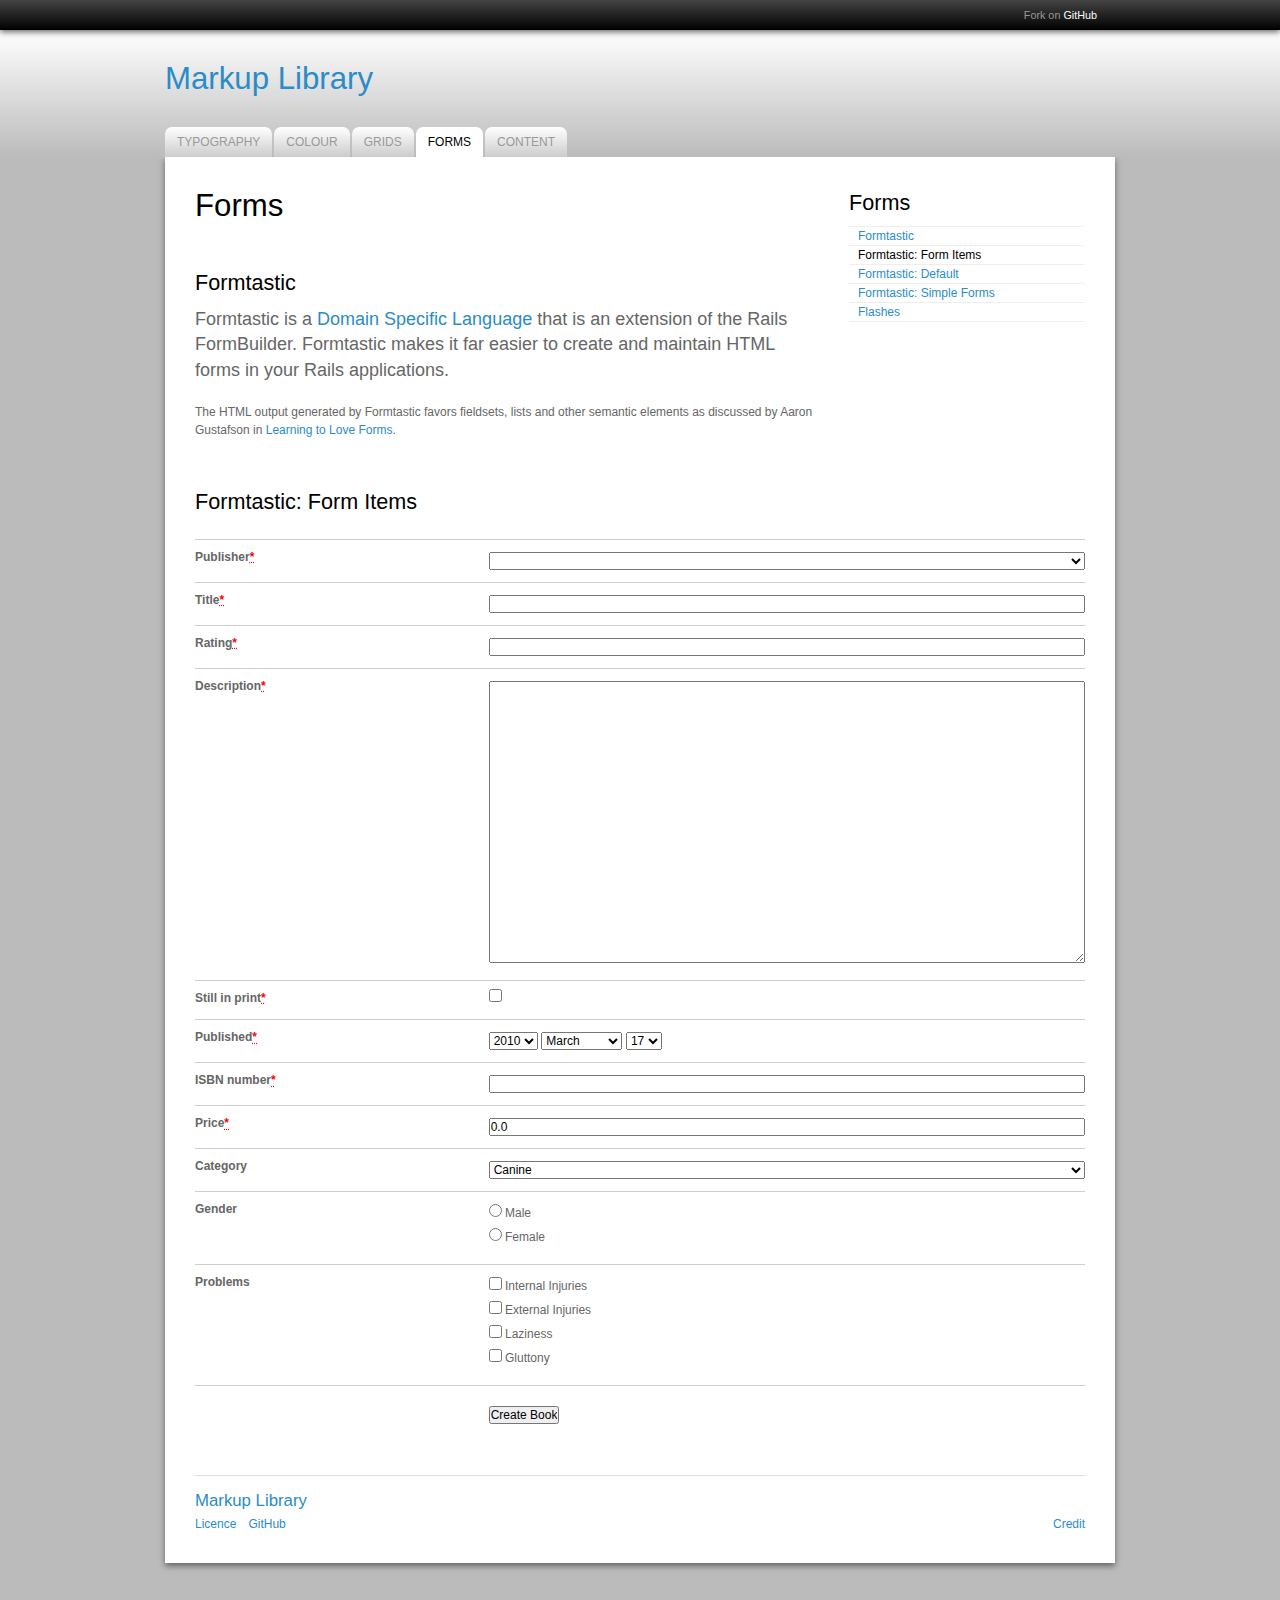
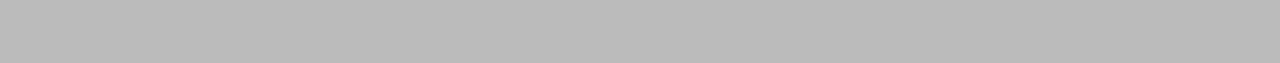
<file: forms/form-items/index.html>
<!DOCTYPE html>
<html lang="en">
  <head>
    <meta charset="UTF-8" />
    <title>Forms | Markup Library</title>
    <meta name="description" content="" />
    <meta name="author" content="Domain7" />
    <meta name="viewport" content="width=device-width, initial-scale=1.0" />
    <link rel="stylesheet" href="../../a/css/formtastic.css" />
    <link rel="stylesheet" href="../../a/css/formtastic_changes.css" />
    <link rel="stylesheet" href="../../a/css/main.css" />
  </head>
  <body id="dashboard-page">
    <div class="user">
      <div class="user-nav">
        <ul>
          <li>Fork on <a href="http://github.com/markuplibrary/styleguide">GitHub</a></li>
          <!-- li><a href="#">Download</a> the ZIP file</li -->
        </ul>
      </div>
    </div>
    <div class="header masthead">
      <div class="area">
        <h1 class="logo">
          <a href="../../">Markup Library</a>
        </h1>
        <div class="nav main-nav">
          <ul class="menu">
            <li id="nav-dashboard">
              <a href="../../">Typography</a>
            </li>
            <li id="nav-colour">
              <a href="../../colour/">Colour</a>
            </li>
            <li id="nav-grids">
              <a href="../../grids/">Grids</a>
            </li>
            <li id="nav-forms" class="current">
              <a href="../../forms/">Forms</a>
            </li>
            <li id="nav-content">
              <a href="../../content/">Content</a>
            </li>
          </ul>
        </div>
      </div>
    </div>
    <div class="page">
      <div class="container">
        <div class="section main">
          <div class="content">
            <h1>Forms</h1>
          </div>
          <div class="content">
            <h3>Formtastic</h3>
            <p class="intro">Formtastic is a <a href="http://en.wikipedia.org/wiki/Domain_specific_language">Domain Specific Language</a> that is an extension of the Rails FormBuilder. Formtastic makes it far easier to create and maintain <span class="caps">HTML</span> forms in your Rails applications.</p>
            <p>The <span class="caps">HTML</span> output  generated by Formtastic favors fieldsets, lists and other semantic elements as discussed by Aaron Gustafson in <a href="http://www.slideshare.net/AaronGustafson/learning-to-love-forms-web-directions-south-07">Learning to Love Forms</a>.</p>
          </div>
        </div>
        <div class="aside">
          <div class="nav" id="news">
            <h3>Forms</h3>
            <ul class="menu list-menu">
              <li><a href="../">Formtastic</a></li>
              <li><a href="../form-items/" class="current">Formtastic: Form Items</a></li>
              <li><a href="../default/">Formtastic: Default</a></li>
              <li><a href="../simple/">Formtastic: Simple Forms</a></li>
              <li><a href="../flashes/">Flashes</a></li>
            </ul>
          </div>
        </div>
      </div>
      <div class="section">
        <div class="mod">
          <div class="bd bd-inner">
            <h3>Formtastic: Form Items</h3>
            <form action="." class="formtastic form-items" id="new_book" method="post">
              <fieldset class="inputs">
                <ol>
                  <li class="select required" id="book_publisher_input">
                    <label for="book_publisher_id">
                      Publisher<abbr title="required">*</abbr>
                    </label>
                    <select id="book_publisher_id" name="book[publisher_id]">
                      <option value=""></option>
                      <option value="1">The Pragmatic Bookshelf</option>
                      <option value="2">sitepoint</option>
                      <option value="3">O'Reilly</option>
                    </select>
                  </li>
                  <li class="string required" id="book_title_input">
                    <label for="book_title">
                      Title<abbr title="required">*</abbr>
                    </label>
                    <input id="book_title" maxlength="255" name="book[title]" size="50" type="text" />
                  </li>
                  <li class="string required" id="book_rating_input">
                    <label for="book_rating">
                     Rating<abbr title="required">*</abbr>
                    </label>
                    <input id="book_rating" maxlength="255" name="book[rating]" size="50" type="text">
                  </li>
                  <li class="text required" id="book_description_input">
                    <label for="book_description">
                      Description<abbr title="required">*</abbr>
                    </label>
                    <textarea cols="40" id="book_description" name="book[description]" rows="20"></textarea>
                  </li>
                  <li class="boolean required" id="book_still_in_print_input">
                    <label for="book_still_in_print">
                      Still in print<abbr title="required">*</abbr>
                    </label>
                    <input name="book[still_in_print]" type="hidden" value="0" />
                    <input id="book_still_in_print" name="book[still_in_print]" type="checkbox" value="1" />
                  </li>
                  <li class="date required" id="book_published_input">
                  <fieldset>
                    <legend class="label">
                      <label for="book_published_1i">
                        Published<abbr title="required">*</abbr>
                      </label>
                    </legend>
                    <ol>
                      <li>
                        <label for="book_published_1i">Year</label>
                        <select id="book_published_1i" name="book[published(1i)]">
                        <option value=""></option>
                        <option value="2005">2005</option>
                        <option value="2006">2006</option>
                        <option value="2007">2007</option>
                        <option value="2008">2008</option>
                        <option value="2009">2009</option>
                        <option selected="selected" value="2010">2010</option>
                        <option value="2011">2011</option>
                        <option value="2012">2012</option>
                        <option value="2013">2013</option>
                        <option value="2014">2014</option>
                        <option value="2015">2015</option>
                        </select>
                      </li>
                      <li>
                        <label for="book_published_2i">Month</label>
                        <select id="book_published_2i" name="book[published(2i)]">
                          <option value=""></option>
                          <option value="1">January</option>
                          <option value="2">February</option>
                          <option selected="selected" value="3">March</option>
                          <option value="4">April</option>
                          <option value="5">May</option>
                          <option value="6">June</option>
                          <option value="7">July</option>
                          <option value="8">August</option>
                          <option value="9">September</option>
                          <option value="10">October</option>
                          <option value="11">November</option>
                          <option value="12">December</option>
                        </select>
                      </li>
                      <li>
                        <label for="book_published_3i">Day</label>
                        <select id="book_published_3i" name="book[published(3i)]">
                          <option value=""></option>
                          <option value="1">1</option>
                          <option value="2">2</option>
                          <option value="3">3</option>
                          <option value="4">4</option>
                          <option value="5">5</option>
                          <option value="6">6</option>
                          <option value="7">7</option>
                          <option value="8">8</option>
                          <option value="9">9</option>
                          <option value="10">10</option>
                          <option value="11">11</option>
                          <option value="12">12</option>
                          <option value="13">13</option>
                          <option value="14">14</option>
                          <option value="15">15</option>
                          <option value="16">16</option>
                          <option selected="selected" value="17">17</option>
                          <option value="18">18</option>
                          <option value="19">19</option>
                          <option value="20">20</option>
                          <option value="21">21</option>
                          <option value="22">22</option>
                          <option value="23">23</option>
                          <option value="24">24</option>
                          <option value="25">25</option>
                          <option value="26">26</option>
                          <option value="27">27</option>
                          <option value="28">28</option>
                          <option value="29">29</option>
                          <option value="30">30</option>
                          <option value="31">31</option>
                        </select>
                      </li>
                    </ol>
                  </fieldset>
                  <li class="numeric required" id="book_isbn_number_input">
                    <label for="book_isbn_number">
                      ISBN number<abbr title="required">*</abbr>
                    </label>
                    <input id="book_isbn_number" name="book[isbn_number]" size="50" type="text" />
                  </li>
                  <li class="numeric required" id="book_price_input">
                    <label for="book_price">
                      Price<abbr title="required">*</abbr>
                    </label>
                    <input id="book_price" name="book[price]" size="50" type="text" value="0.0" />
                  </li>
                  <li class="select optional" id="animal_category_input">
                    <label for="animal_category_id">Category</label>
                    <select id="animal_category_id" name="animal[category_id]">
                      <option value="1">Canine</option>
                      <option value="2">Feline</option>
                    </select>
                  </li>
                  <li class="radio optional" id="animal_female_input">
                    <fieldset>
                      <legend><span class="label">Gender</span></legend>
                      <ol>
                        <li>
                          <label for="animal_female_false">
                            <input id="animal_female_false" name="animal[female]" type="radio" value="false" /> Male
                          </label>
                        </li>
                        <li>
                          <label for="animal_female_true">
                            <input id="animal_female_true" name="animal[female]" type="radio" value="true" /> Female
                          </label>
                        </li>
                      </ol>
                    </fieldset>
                  </li>
                  <li class="check_boxes optional" id="animal_problems_input">
                    <fieldset>
                      <legend>
                        <span class="label">Problems</span>
                      </legend>
                      <ol>
                        <li>
                          <label for="animal_problem_ids_1">
                            <input name="animal[problem_ids][]" type="hidden" value="" />
                            <input id="animal_problem_ids_1" name="animal[problem_ids][]" type="checkbox" value="1" /> Internal Injuries
                          </label>
                        </li>
                        <li>
                          <label for="animal_problem_ids_2">
                            <input name="animal[problem_ids][]" type="hidden" value="" />
                            <input id="animal_problem_ids_2" name="animal[problem_ids][]" type="checkbox" value="2" /> External Injuries
                          </label>
                        </li>
                        <li>
                          <label for="animal_problem_ids_3">
                            <input name="animal[problem_ids][]" type="hidden" value="" />
                            <input id="animal_problem_ids_3" name="animal[problem_ids][]" type="checkbox" value="3" /> Laziness
                          </label>
                        </li>
                        <li>
                          <label for="animal_problem_ids_4"><input name="animal[problem_ids][]" type="hidden" value="" />
                            <input id="animal_problem_ids_4" name="animal[problem_ids][]" type="checkbox" value="4" /> Gluttony
                          </label>
                        </li>
                      </ol>
                    </fieldset>
                  </li>
                </ol>
              </fieldset>
              <fieldset class="buttons">
                <ol>
                  <li class="commit">
                    <input class="create" id="book_submit" name="commit" type="submit" value="Create Book" />
                  </li>
                </ol>
              </fieldset>
            </form>
          </div>
        </div>
      </div>
      <div class="footer">
        <h5 class="site"><a href="http://markuplibrary.org/">Markup Library</a></h5>
        <ul class="information">
          <li class="licence"><a href="http://creativecommons.org/publicdomain/zero/1.0/" title="Creative Commons Public Domain CC0 1.0 Universal">Licence</a></li>
          <li class="github"><a href="http://github.com/bauhouse/styleguide" title="Fork on GitHub">GitHub</a></li>
          <li class="credit"><a href="http://domain7.com/team/stephen-bau/" title="Stephen Bau, Lead Designer, Domain7">Credit</a></li>
        </ul>
      </div>
    </div>
  </body>
</html>
</file>
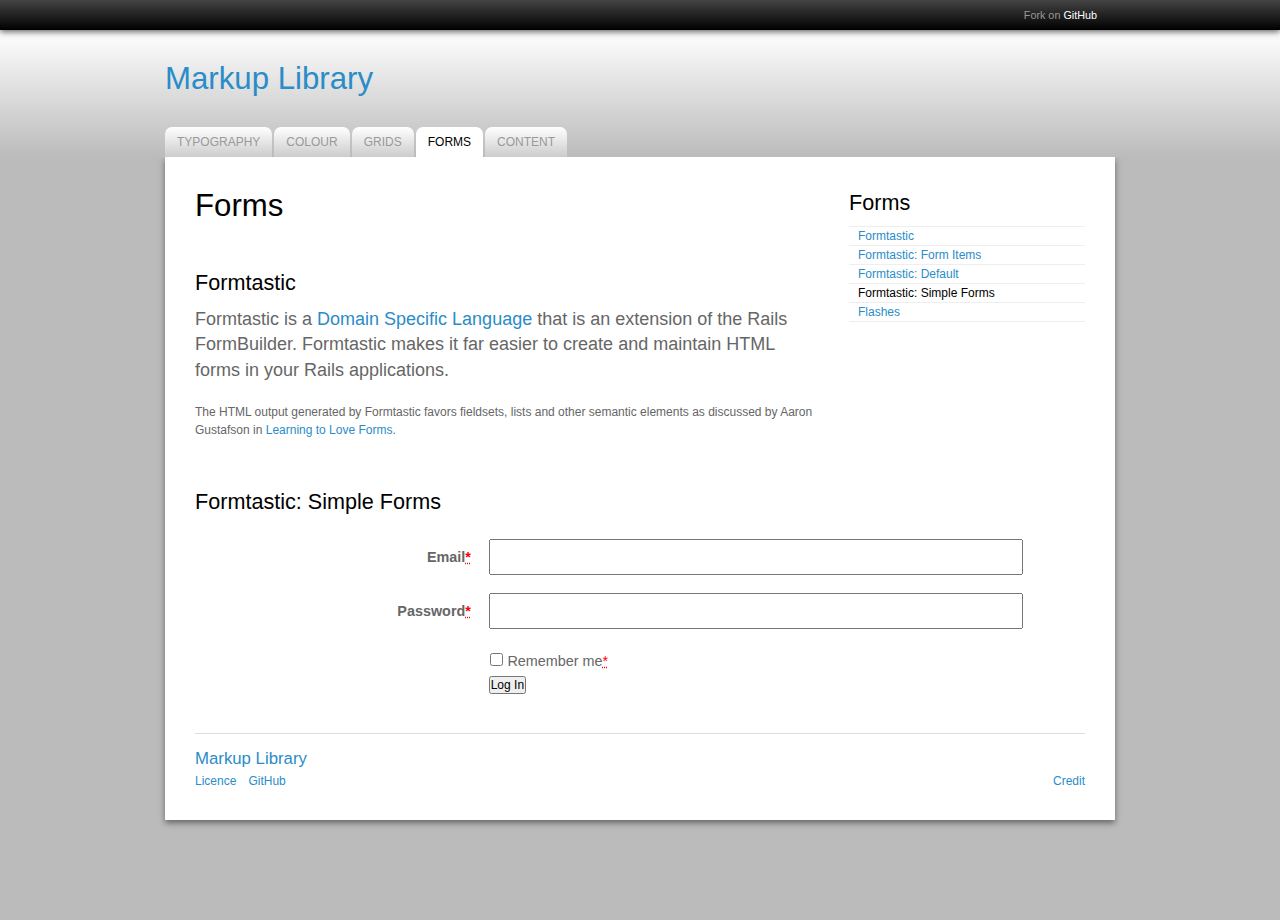
<file: forms/simple/index.html>
<!DOCTYPE html>
<html lang="en">
  <head>
    <meta charset="UTF-8" />
    <title>Forms | Markup Library</title>
    <meta name="description" content="" />
    <meta name="author" content="Domain7" />
    <meta name="viewport" content="width=device-width, initial-scale=1.0" />
    <link rel="stylesheet" href="../../a/css/formtastic.css" />
    <link rel="stylesheet" href="../../a/css/formtastic_changes.css" />
    <link rel="stylesheet" href="../../a/css/main.css" />
  </head>
  <body id="dashboard-page">
    <div class="user">
      <div class="user-nav">
        <ul>
          <li>Fork on <a href="http://github.com/markuplibrary/styleguide">GitHub</a></li>
          <!-- li><a href="#">Download</a> the ZIP file</li -->
        </ul>
      </div>
    </div>
    <div class="header masthead">
      <div class="area">
        <h1 class="logo">
          <a href="../../">Markup Library</a>
        </h1>
        <div class="nav main-nav">
          <ul class="menu">
            <li id="nav-dashboard">
              <a href="../../">Typography</a>
            </li>
            <li id="nav-colour">
              <a href="../../colour/">Colour</a>
            </li>
            <li id="nav-grids">
              <a href="../../grids/">Grids</a>
            </li>
            <li id="nav-forms" class="current">
              <a href="../../forms/">Forms</a>
            </li>
            <li id="nav-content">
              <a href="../../content/">Content</a>
            </li>
          </ul>
        </div>
      </div>
    </div>
    <div class="page">
      <div class="container">
        <div class="section main">
          <div class="content">
            <h1>Forms</h1>
          </div>
          <div class="content">
            <h3>Formtastic</h3>
            <p class="intro">Formtastic is a <a href="http://en.wikipedia.org/wiki/Domain_specific_language">Domain Specific Language</a> that is an extension of the Rails FormBuilder. Formtastic makes it far easier to create and maintain <span class="caps">HTML</span> forms in your Rails applications.</p>
            <p>The <span class="caps">HTML</span> output  generated by Formtastic favors fieldsets, lists and other semantic elements as discussed by Aaron Gustafson in <a href="http://www.slideshare.net/AaronGustafson/learning-to-love-forms-web-directions-south-07">Learning to Love Forms</a>.</p>
          </div>
        </div>
        <div class="aside">
          <div class="nav" id="news">
            <h3>Forms</h3>
            <ul class="menu list-menu">
              <li><a href="../">Formtastic</a></li>
              <li><a href="../form-items/">Formtastic: Form Items</a></li>
              <li><a href="../default/">Formtastic: Default</a></li>
              <li><a href="../simple/" class="current">Formtastic: Simple Forms</a></li>
              <li><a href="../flashes/">Flashes</a></li>
            </ul>
          </div>
        </div>
      </div>
      <div class="section">
        <div class="mod">
          <div class="bd bd-inner bd-main">
            <h3>Formtastic: Simple Forms</h3>
            <form action="investor/" class="formtastic user_session simple-form" id="new_user_session">
              <fieldset class="inputs">
                <ol>
                  <li class="string required" id="user_session_email_input"><label for="user_session_email">Email<abbr title="required">*</abbr></label><input id="user_session_email" name="user_session[email]" size="50" type="text" /></li>
                  <li class="password required" id="user_session_password_input"><label for="user_session_password">Password<abbr title="required">*</abbr></label><input id="user_session_password" name="user_session[password]" size="50" type="password" /></li>
                  <li class="boolean required" id="user_session_remember_me_input"><label for="user_session_remember_me"><input name="user_session[remember_me]" type="hidden" value="0" /><input id="user_session_remember_me" label="Remember me" name="user_session[remember_me]" type="checkbox" value="1" />Remember me<abbr title="required">*</abbr></label></li>
                </ol>
              </fieldset>
              <input id="user_session_submit" name="commit" type="submit" value="Log In" />
            </form>
          </div>
        </div>
      </div>
      <div class="footer">
        <h5 class="site"><a href="http://markuplibrary.org/">Markup Library</a></h5>
        <ul class="information">
          <li class="licence"><a href="http://creativecommons.org/publicdomain/zero/1.0/" title="Creative Commons Public Domain CC0 1.0 Universal">Licence</a></li>
          <li class="github"><a href="http://github.com/bauhouse/styleguide" title="Fork on GitHub">GitHub</a></li>
          <li class="credit"><a href="http://domain7.com/team/stephen-bau/" title="Stephen Bau, Lead Designer, Domain7">Credit</a></li>
        </ul>
      </div>
    </div>
  </body>
</html>
</file>
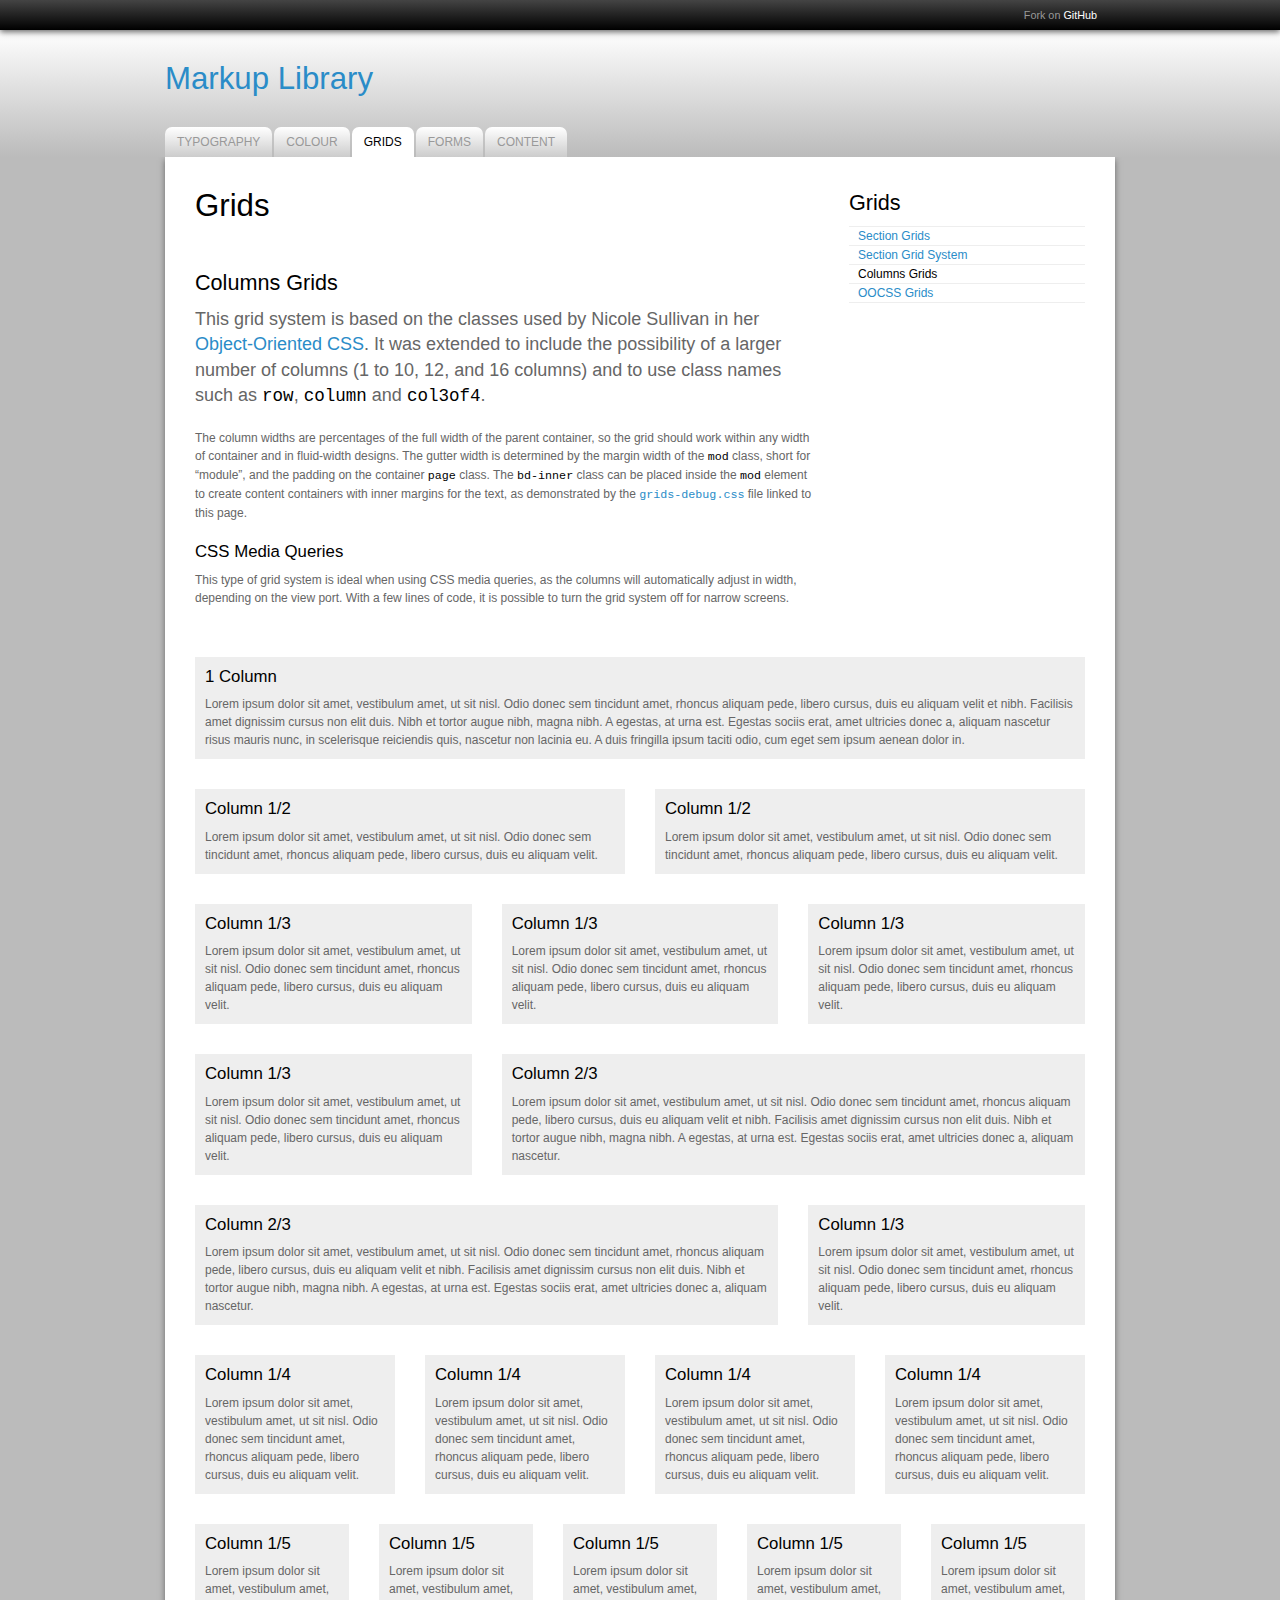
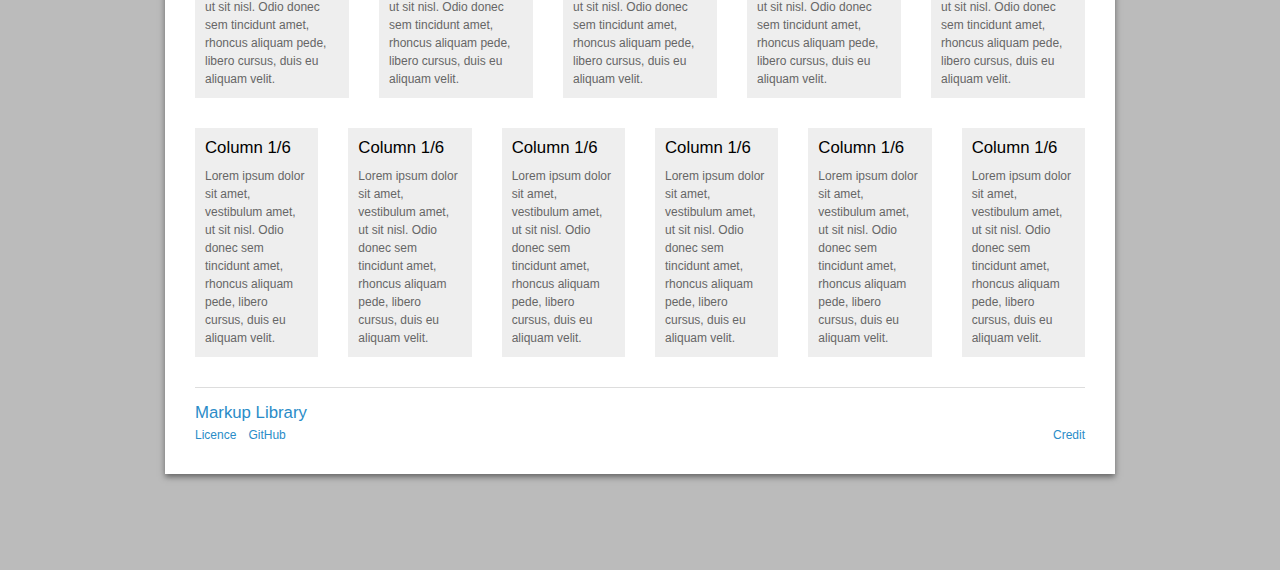
<file: grids/columns/index.html>
<!DOCTYPE html>
<html lang="en">
  <head>
    <meta charset="UTF-8" />
    <title>Grids | Markup Library</title>
    <meta name="description" content="" />
    <meta name="author" content="Domain7" />
    <meta name="viewport" content="width=device-width, initial-scale=1.0" />
    <link rel="stylesheet" href="../../a/css/grids.css" />
    <link rel="stylesheet" href="../../a/css/grids-debug.css" />
    <link rel="stylesheet" href="../../a/css/main.css" />
  </head>
  <body id="dashboard-page">
    <div class="user">
      <div class="user-nav">
        <ul>
          <li>Fork on <a href="http://github.com/markuplibrary/styleguide">GitHub</a></li>
          <!-- li><a href="#">Download</a> the ZIP file</li -->
        </ul>
      </div>
    </div>
    <div class="header masthead">
      <div class="area">
        <h1 class="logo">
          <a href="../../">Markup Library</a>
        </h1>
        <div class="nav main-nav">
          <ul class="menu">
            <li id="nav-dashboard">
              <a href="../../">Typography</a>
            </li>
            <li id="nav-colour">
              <a href="../../colour/">Colour</a>
            </li>
            <li id="nav-grids" class="current">
              <a href="../../grids/">Grids</a>
            </li>
            <li id="nav-forms">
              <a href="../../forms/">Forms</a>
            </li>
            <li id="nav-content">
              <a href="../../content/">Content</a>
            </li>
          </ul>
        </div>
      </div>
    </div>
    <div class="page">
      <div class="container">
        <div class="section main">
          <div class="content">
            <h1>Grids</h1>
          </div>
          <div class="content">
            <h3>Columns Grids</h3>
            <p class="intro">This grid system is based on the classes used by Nicole Sullivan in her <a href="http://oocss.org/">Object-Oriented CSS</a>. It was extended to include the possibility of a larger number of columns (1 to 10, 12, and 16 columns) and to use class names such as <code>row</code>, <code>column</code> and <code>col3of4</code>.</p>
            <p>The column widths are percentages of the full width of the parent container, so the grid should work within any width of container and in fluid-width designs. The gutter width is determined by the margin width of the <code>mod</code> class, short for &ldquo;module&rdquo;, and the padding on the container <code>page</code> class. The <code>bd-inner</code> class can be placed inside the <code>mod</code> element to create content containers with inner margins for the text, as demonstrated by the <code><a href="../../a/css/grids-debug.css">grids-debug.css</a></code> file linked to this page.</p>
            <h5>CSS Media Queries</h5>
            <p>This type of grid system is ideal when using CSS media queries, as the columns will automatically adjust in width, depending on the view port. With a few lines of code, it is possible to turn the grid system off for narrow screens.</p>
          </div>
        </div>
        <div class="aside">
          <div class="nav" id="news">
            <h3>Grids</h3>
            <ul class="menu list-menu">
              <li><a href="../">Section Grids</a></li>
              <li><a href="../section/">Section Grid System</a></li>
              <li><a href="../columns/" class="current">Columns Grids</a></li>
              <li><a href="../oocss/">OOCSS Grids</a></li>
            </ul>
          </div>
        </div>
      </div>
      <div class="section">
        <div class="mod">
          <div class="bd bd-inner">
            <h5>1 Column</h5>
            <p>Lorem ipsum dolor sit amet, vestibulum amet, ut sit nisl. Odio donec sem tincidunt amet, rhoncus aliquam pede, libero cursus, duis eu aliquam velit et nibh. Facilisis amet dignissim cursus non elit duis. Nibh et tortor augue nibh, magna nibh. A egestas, at urna est. Egestas sociis erat, amet ultricies donec a, aliquam nascetur risus mauris nunc, in scelerisque reiciendis quis, nascetur non lacinia eu. A duis fringilla ipsum taciti odio, cum eget sem ipsum aenean dolor in.</p>
          </div>
        </div>
        <div class="row columns">
          <div class="column col1of2">
            <div class="mod">
              <div class="bd bd-inner">
                <h5>Column 1/2</h5>
                <p>Lorem ipsum dolor sit amet, vestibulum amet, ut sit nisl. Odio donec sem tincidunt amet, rhoncus aliquam pede, libero cursus, duis eu aliquam velit.</p>
              </div>
            </div>
          </div>
          <div class="column col1of2">
            <div class="mod">
              <div class="bd bd-inner">
                <h5>Column 1/2</h5>
                <p>Lorem ipsum dolor sit amet, vestibulum amet, ut sit nisl. Odio donec sem tincidunt amet, rhoncus aliquam pede, libero cursus, duis eu aliquam velit.</p>
              </div>
            </div>
          </div>
        </div>
        <div class="row columns">
          <div class="column col1of3">
            <div class="mod">
              <div class="bd bd-inner">
                <h5>Column 1/3</h5>
                <p>Lorem ipsum dolor sit amet, vestibulum amet, ut sit nisl. Odio donec sem tincidunt amet, rhoncus aliquam pede, libero cursus, duis eu aliquam velit.</p>
              </div>
            </div>
          </div>
          <div class="column col1of3">
            <div class="mod">
              <div class="bd bd-inner">
                <h5>Column 1/3</h5>
                <p>Lorem ipsum dolor sit amet, vestibulum amet, ut sit nisl. Odio donec sem tincidunt amet, rhoncus aliquam pede, libero cursus, duis eu aliquam velit.</p>
              </div>
            </div>
          </div>
          <div class="column col1of3">
            <div class="mod">
              <div class="bd bd-inner">
                <h5>Column 1/3</h5>
                <p>Lorem ipsum dolor sit amet, vestibulum amet, ut sit nisl. Odio donec sem tincidunt amet, rhoncus aliquam pede, libero cursus, duis eu aliquam velit.</p>
              </div>
            </div>
          </div>
        </div>
        <div class="row columns">
          <div class="column col1of3">
            <div class="mod">
              <div class="bd bd-inner">
                <h5>Column 1/3</h5>
                <p>Lorem ipsum dolor sit amet, vestibulum amet, ut sit nisl. Odio donec sem tincidunt amet, rhoncus aliquam pede, libero cursus, duis eu aliquam velit.</p>
              </div>
            </div>
          </div>
          <div class="column col2of3">
            <div class="mod">
              <div class="bd bd-inner">
                <h5>Column 2/3</h5>
              <p>Lorem ipsum dolor sit amet, vestibulum amet, ut sit nisl. Odio donec sem tincidunt amet, rhoncus aliquam pede, libero cursus, duis eu aliquam velit et nibh. Facilisis amet dignissim cursus non elit duis. Nibh et tortor augue nibh, magna nibh. A egestas, at urna est. Egestas sociis erat, amet ultricies donec a, aliquam nascetur.</p>
              </div>
            </div>
          </div>
        </div>
        <div class="row columns">
          <div class="column col2of3">
            <div class="mod">
              <div class="bd bd-inner">
                <h5>Column 2/3</h5>
              <p>Lorem ipsum dolor sit amet, vestibulum amet, ut sit nisl. Odio donec sem tincidunt amet, rhoncus aliquam pede, libero cursus, duis eu aliquam velit et nibh. Facilisis amet dignissim cursus non elit duis. Nibh et tortor augue nibh, magna nibh. A egestas, at urna est. Egestas sociis erat, amet ultricies donec a, aliquam nascetur.</p>
              </div>
            </div>
          </div>
          <div class="column col1of3">
            <div class="mod">
              <div class="bd bd-inner">
                <h5>Column 1/3</h5>
                <p>Lorem ipsum dolor sit amet, vestibulum amet, ut sit nisl. Odio donec sem tincidunt amet, rhoncus aliquam pede, libero cursus, duis eu aliquam velit.</p>
              </div>
            </div>
          </div>
        </div>
        <div class="row columns">
          <div class="column col1of4">
            <div class="mod">
              <div class="bd bd-inner">
                <h5>Column 1/4</h5>
                <p>Lorem ipsum dolor sit amet, vestibulum amet, ut sit nisl. Odio donec sem tincidunt amet, rhoncus aliquam pede, libero cursus, duis eu aliquam velit.</p>
              </div>
            </div>
          </div>
          <div class="column col1of4">
            <div class="mod">
              <div class="bd bd-inner">
                <h5>Column 1/4</h5>
                <p>Lorem ipsum dolor sit amet, vestibulum amet, ut sit nisl. Odio donec sem tincidunt amet, rhoncus aliquam pede, libero cursus, duis eu aliquam velit.</p>
              </div>
            </div>
          </div>
          <div class="column col1of4">
            <div class="mod">
              <div class="bd bd-inner">
                <h5>Column 1/4</h5>
                <p>Lorem ipsum dolor sit amet, vestibulum amet, ut sit nisl. Odio donec sem tincidunt amet, rhoncus aliquam pede, libero cursus, duis eu aliquam velit.</p>
              </div>
            </div>
          </div>
          <div class="column col1of4">
            <div class="mod">
              <div class="bd bd-inner">
                <h5>Column 1/4</h5>
                <p>Lorem ipsum dolor sit amet, vestibulum amet, ut sit nisl. Odio donec sem tincidunt amet, rhoncus aliquam pede, libero cursus, duis eu aliquam velit.</p>
              </div>
            </div>
          </div>
        </div>
        <div class="row columns">
          <div class="column col1of5">
            <div class="mod">
              <div class="bd bd-inner">
                <h5>Column 1/5</h5>
                <p>Lorem ipsum dolor sit amet, vestibulum amet, ut sit nisl. Odio donec sem tincidunt amet, rhoncus aliquam pede, libero cursus, duis eu aliquam velit.</p>
              </div>
            </div>
          </div>
          <div class="column col1of5">
            <div class="mod">
              <div class="bd bd-inner">
                <h5>Column 1/5</h5>
                <p>Lorem ipsum dolor sit amet, vestibulum amet, ut sit nisl. Odio donec sem tincidunt amet, rhoncus aliquam pede, libero cursus, duis eu aliquam velit.</p>
              </div>
            </div>
          </div>
          <div class="column col1of5">
            <div class="mod">
              <div class="bd bd-inner">
                <h5>Column 1/5</h5>
                <p>Lorem ipsum dolor sit amet, vestibulum amet, ut sit nisl. Odio donec sem tincidunt amet, rhoncus aliquam pede, libero cursus, duis eu aliquam velit.</p>
              </div>
            </div>
          </div>
          <div class="column col1of5">
            <div class="mod">
              <div class="bd bd-inner">
                <h5>Column 1/5</h5>
                <p>Lorem ipsum dolor sit amet, vestibulum amet, ut sit nisl. Odio donec sem tincidunt amet, rhoncus aliquam pede, libero cursus, duis eu aliquam velit.</p>
              </div>
            </div>
          </div>
          <div class="column col1of5">
            <div class="mod">
              <div class="bd bd-inner">
                <h5>Column 1/5</h5>
                <p>Lorem ipsum dolor sit amet, vestibulum amet, ut sit nisl. Odio donec sem tincidunt amet, rhoncus aliquam pede, libero cursus, duis eu aliquam velit.</p>
              </div>
            </div>
          </div>
        </div>
        <div class="row columns">
          <div class="column col1of6">
            <div class="mod">
              <div class="bd bd-inner">
                <h5>Column 1/6</h5>
                <p>Lorem ipsum dolor sit amet, vestibulum amet, ut sit nisl. Odio donec sem tincidunt amet, rhoncus aliquam pede, libero cursus, duis eu aliquam velit.</p>
              </div>
            </div>
          </div>
          <div class="column col1of6">
            <div class="mod">
              <div class="bd bd-inner">
                <h5>Column 1/6</h5>
                <p>Lorem ipsum dolor sit amet, vestibulum amet, ut sit nisl. Odio donec sem tincidunt amet, rhoncus aliquam pede, libero cursus, duis eu aliquam velit.</p>
              </div>
            </div>
          </div>
          <div class="column col1of6">
            <div class="mod">
              <div class="bd bd-inner">
                <h5>Column 1/6</h5>
                <p>Lorem ipsum dolor sit amet, vestibulum amet, ut sit nisl. Odio donec sem tincidunt amet, rhoncus aliquam pede, libero cursus, duis eu aliquam velit.</p>
              </div>
            </div>
          </div>
          <div class="column col1of6">
            <div class="mod">
              <div class="bd bd-inner">
                <h5>Column 1/6</h5>
                <p>Lorem ipsum dolor sit amet, vestibulum amet, ut sit nisl. Odio donec sem tincidunt amet, rhoncus aliquam pede, libero cursus, duis eu aliquam velit.</p>
              </div>
            </div>
          </div>
          <div class="column col1of6">
            <div class="mod">
              <div class="bd bd-inner">
                <h5>Column 1/6</h5>
                <p>Lorem ipsum dolor sit amet, vestibulum amet, ut sit nisl. Odio donec sem tincidunt amet, rhoncus aliquam pede, libero cursus, duis eu aliquam velit.</p>
              </div>
            </div>
          </div>
          <div class="column col1of6">
            <div class="mod">
              <div class="bd bd-inner">
                <h5>Column 1/6</h5>
                <p>Lorem ipsum dolor sit amet, vestibulum amet, ut sit nisl. Odio donec sem tincidunt amet, rhoncus aliquam pede, libero cursus, duis eu aliquam velit.</p>
              </div>
            </div>
          </div>
        </div>
      </div>
      <div class="footer">
        <h5 class="site"><a href="http://markuplibrary.org/">Markup Library</a></h5>
        <ul class="information">
          <li class="licence"><a href="http://creativecommons.org/publicdomain/zero/1.0/" title="Creative Commons Public Domain CC0 1.0 Universal">Licence</a></li>
          <li class="github"><a href="http://github.com/bauhouse/styleguide" title="Fork on GitHub">GitHub</a></li>
          <li class="credit"><a href="http://domain7.com/team/stephen-bau/" title="Stephen Bau, Lead Designer, Domain7">Credit</a></li>
        </ul>
      </div>
    </div>
  </body>
</html>
</file>
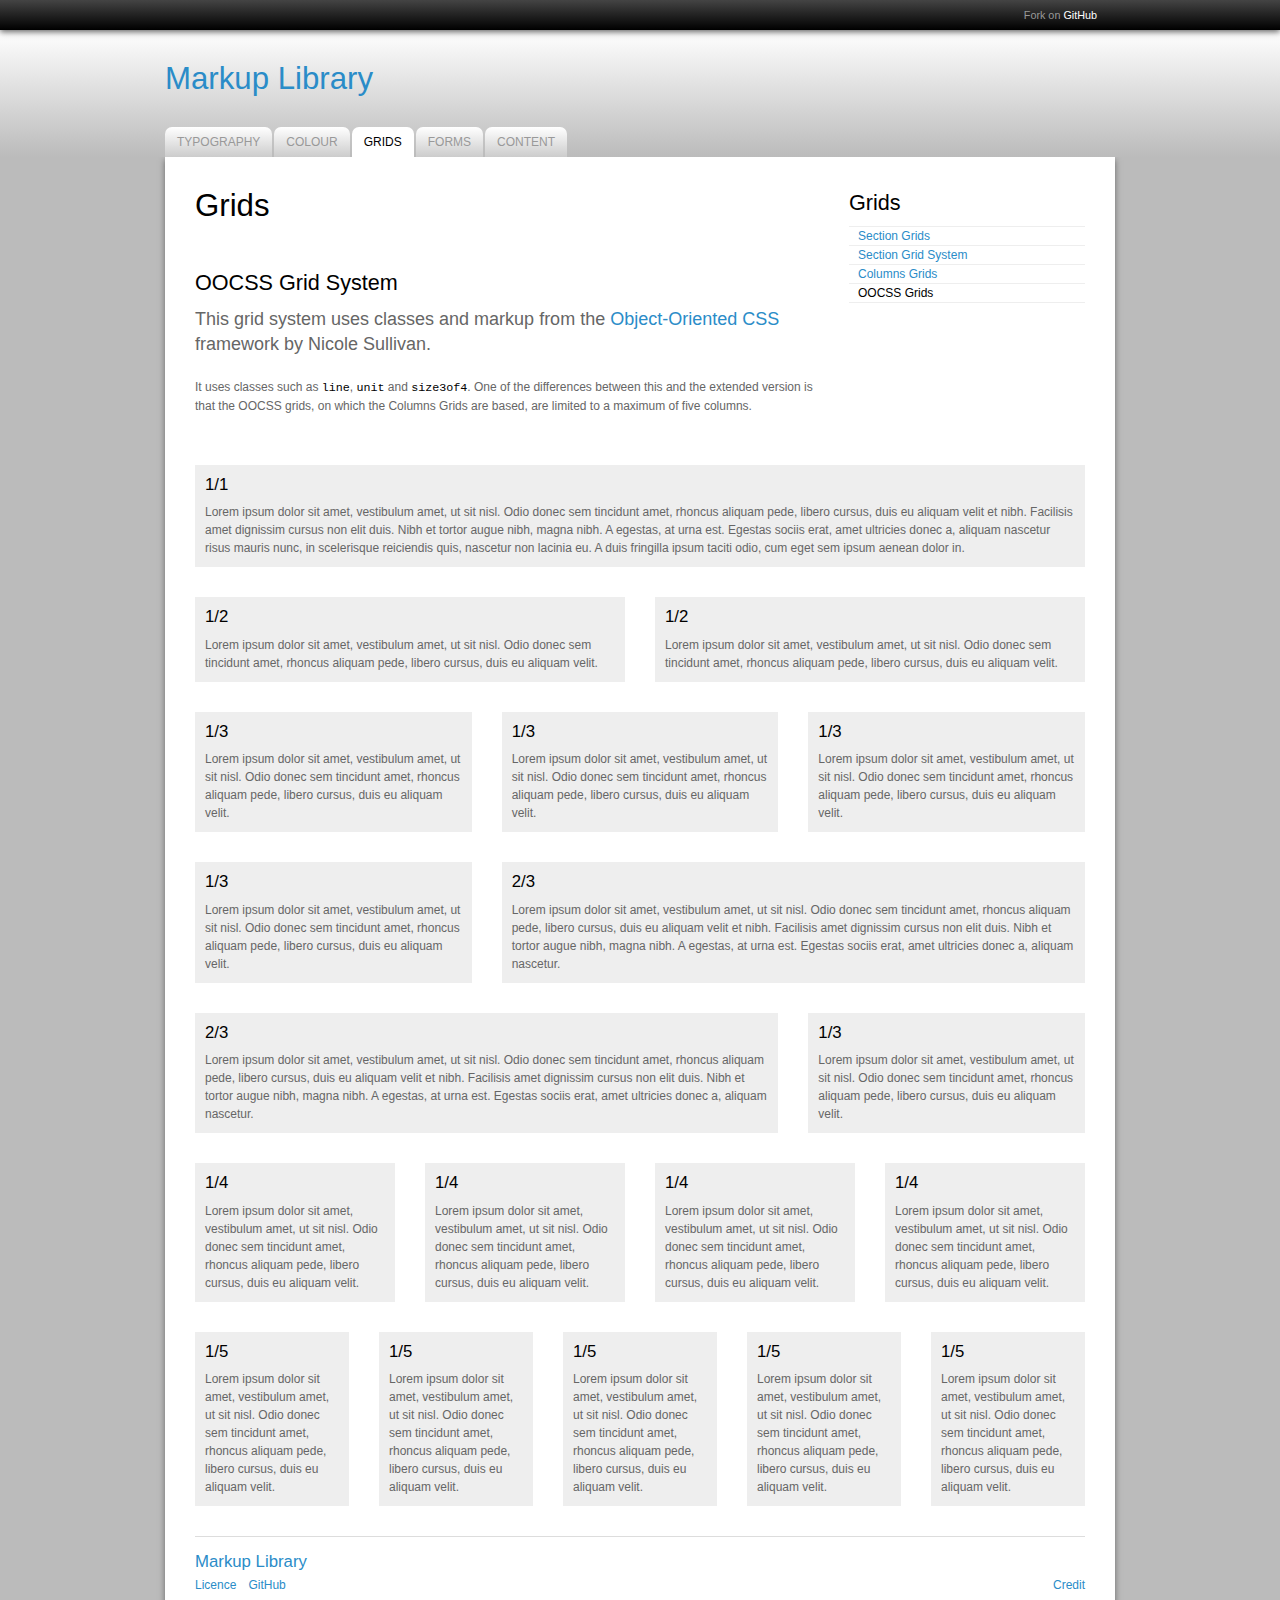
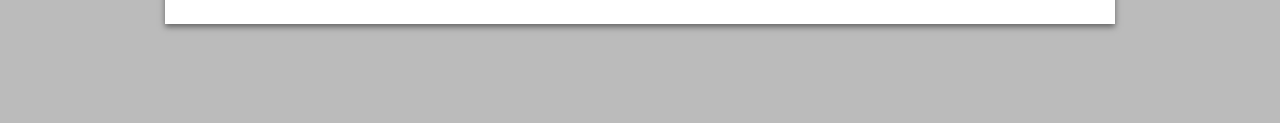
<file: grids/oocss/index.html>
<!DOCTYPE html>
<html lang="en">
  <head>
    <meta charset="UTF-8" />
    <title>Grids | Markup Library</title>
    <meta name="description" content="" />
    <meta name="author" content="Domain7" />
    <meta name="viewport" content="width=device-width, initial-scale=1.0" />
    <link rel="stylesheet" href="../../a/css/grids-debug.css" />
    <link rel="stylesheet" href="../../a/css/main.css" />
  </head>
  <body id="dashboard-page">
    <div class="user">
      <div class="user-nav">
        <ul>
          <li>Fork on <a href="http://github.com/markuplibrary/styleguide">GitHub</a></li>
          <!-- li><a href="#">Download</a> the ZIP file</li -->
        </ul>
      </div>
    </div>
    <div class="header masthead">
      <div class="area">
        <h1 class="logo">
          <a href="../../">Markup Library</a>
        </h1>
        <div class="nav main-nav">
          <ul class="menu">
            <li id="nav-dashboard">
              <a href="../../">Typography</a>
            </li>
            <li id="nav-colour">
              <a href="../../colour/">Colour</a>
            </li>
            <li id="nav-grids" class="current">
              <a href="../../grids/">Grids</a>
            </li>
            <li id="nav-forms">
              <a href="../../forms/">Forms</a>
            </li>
            <li id="nav-content">
              <a href="../../content/">Content</a>
            </li>
          </ul>
        </div>
      </div>
    </div>
    <div class="page">
      <div class="container">
        <div class="section main">
          <div class="content">
            <h1>Grids</h1>
          </div>
          <div class="content">
            <h3>OOCSS Grid System</h3>
            <p class="intro">This grid system uses classes and markup from the <a href="http://oocss.org/">Object-Oriented CSS</a> framework by Nicole Sullivan.</p>
            <p>It uses classes such as <code>line</code>, <code>unit</code> and <code>size3of4</code>. One of the differences between this and the extended version is that the OOCSS grids, on which the Columns Grids are based, are limited to a maximum of five columns.</p>
          </div>
        </div>
        <div class="aside">
          <div class="nav" id="news">
            <h3>Grids</h3>
            <ul class="menu list-menu">
              <li><a href="../">Section Grids</a></li>
              <li><a href="../section/">Section Grid System</a></li>
              <li><a href="../columns/">Columns Grids</a></li>
              <li><a href="../oocss/" class="current">OOCSS Grids</a></li>
            </ul>
          </div>
        </div>
      </div>
      <div class="section">
        <div class="mod">
          <div class="bd bd-inner">
            <h5>1/1</h5>
            <p>Lorem ipsum dolor sit amet, vestibulum amet, ut sit nisl. Odio donec sem tincidunt amet, rhoncus aliquam pede, libero cursus, duis eu aliquam velit et nibh. Facilisis amet dignissim cursus non elit duis. Nibh et tortor augue nibh, magna nibh. A egestas, at urna est. Egestas sociis erat, amet ultricies donec a, aliquam nascetur risus mauris nunc, in scelerisque reiciendis quis, nascetur non lacinia eu. A duis fringilla ipsum taciti odio, cum eget sem ipsum aenean dolor in.</p>
          </div>
        </div>
        <div class="line">
          <div class=" unit size1of2">
            <div class="mod">
              <div class="bd bd-inner">
                <h5>1/2</h5>
                <p>Lorem ipsum dolor sit amet, vestibulum amet, ut sit nisl. Odio donec sem tincidunt amet, rhoncus aliquam pede, libero cursus, duis eu aliquam velit.</p>
              </div>
            </div>
          </div>
          <div class=" unit size1of2">
            <div class="mod">
              <div class="bd bd-inner">
                <h5>1/2</h5>
                <p>Lorem ipsum dolor sit amet, vestibulum amet, ut sit nisl. Odio donec sem tincidunt amet, rhoncus aliquam pede, libero cursus, duis eu aliquam velit.</p>
              </div>
            </div>
          </div>
        </div>
        <div class="line">
          <div class=" unit size1of3">
            <div class="mod">
              <div class="bd bd-inner">
                <h5>1/3</h5>
                <p>Lorem ipsum dolor sit amet, vestibulum amet, ut sit nisl. Odio donec sem tincidunt amet, rhoncus aliquam pede, libero cursus, duis eu aliquam velit.</p>
              </div>
            </div>
          </div>
          <div class=" unit size1of3">
            <div class="mod">
              <div class="bd bd-inner">
                <h5>1/3</h5>
                <p>Lorem ipsum dolor sit amet, vestibulum amet, ut sit nisl. Odio donec sem tincidunt amet, rhoncus aliquam pede, libero cursus, duis eu aliquam velit.</p>
              </div>
            </div>
          </div>
          <div class=" unit size1of3">
            <div class="mod">
              <div class="bd bd-inner">
                <h5>1/3</h5>
                <p>Lorem ipsum dolor sit amet, vestibulum amet, ut sit nisl. Odio donec sem tincidunt amet, rhoncus aliquam pede, libero cursus, duis eu aliquam velit.</p>
              </div>
            </div>
          </div>
        </div>
        <div class="line">
          <div class=" unit size1of3">
            <div class="mod">
              <div class="bd bd-inner">
                <h5>1/3</h5>
                <p>Lorem ipsum dolor sit amet, vestibulum amet, ut sit nisl. Odio donec sem tincidunt amet, rhoncus aliquam pede, libero cursus, duis eu aliquam velit.</p>
              </div>
            </div>
          </div>
          <div class=" unit size2of3">
            <div class="mod">
              <div class="bd bd-inner">
                <h5>2/3</h5>
              <p>Lorem ipsum dolor sit amet, vestibulum amet, ut sit nisl. Odio donec sem tincidunt amet, rhoncus aliquam pede, libero cursus, duis eu aliquam velit et nibh. Facilisis amet dignissim cursus non elit duis. Nibh et tortor augue nibh, magna nibh. A egestas, at urna est. Egestas sociis erat, amet ultricies donec a, aliquam nascetur.</p>
              </div>
            </div>
          </div>
        </div>
        <div class="line">
          <div class="unit size2of3">
            <div class="mod">
              <div class="bd bd-inner">
                <h5>2/3</h5>
              <p>Lorem ipsum dolor sit amet, vestibulum amet, ut sit nisl. Odio donec sem tincidunt amet, rhoncus aliquam pede, libero cursus, duis eu aliquam velit et nibh. Facilisis amet dignissim cursus non elit duis. Nibh et tortor augue nibh, magna nibh. A egestas, at urna est. Egestas sociis erat, amet ultricies donec a, aliquam nascetur.</p>
              </div>
            </div>
          </div>
          <div class="unit size1of3">
            <div class="mod">
              <div class="bd bd-inner">
                <h5>1/3</h5>
                <p>Lorem ipsum dolor sit amet, vestibulum amet, ut sit nisl. Odio donec sem tincidunt amet, rhoncus aliquam pede, libero cursus, duis eu aliquam velit.</p>
              </div>
            </div>
          </div>
        </div>
        <div class="line">
          <div class="unit size1of4">
            <div class="mod">
              <div class="bd bd-inner">
                <h5>1/4</h5>
                <p>Lorem ipsum dolor sit amet, vestibulum amet, ut sit nisl. Odio donec sem tincidunt amet, rhoncus aliquam pede, libero cursus, duis eu aliquam velit.</p>
              </div>
            </div>
          </div>
          <div class="unit size1of4">
            <div class="mod">
              <div class="bd bd-inner">
                <h5>1/4</h5>
                <p>Lorem ipsum dolor sit amet, vestibulum amet, ut sit nisl. Odio donec sem tincidunt amet, rhoncus aliquam pede, libero cursus, duis eu aliquam velit.</p>
              </div>
            </div>
          </div>
          <div class="unit size1of4">
            <div class="mod">
              <div class="bd bd-inner">
                <h5>1/4</h5>
                <p>Lorem ipsum dolor sit amet, vestibulum amet, ut sit nisl. Odio donec sem tincidunt amet, rhoncus aliquam pede, libero cursus, duis eu aliquam velit.</p>
              </div>
            </div>
          </div>
          <div class="unit size1of4">
            <div class="mod">
              <div class="bd bd-inner">
                <h5>1/4</h5>
                <p>Lorem ipsum dolor sit amet, vestibulum amet, ut sit nisl. Odio donec sem tincidunt amet, rhoncus aliquam pede, libero cursus, duis eu aliquam velit.</p>
              </div>
            </div>
          </div>
        </div>
        <div class="line">
          <div class="unit size1of5">
            <div class="mod">
              <div class="bd bd-inner">
                <h5>1/5</h5>
                <p>Lorem ipsum dolor sit amet, vestibulum amet, ut sit nisl. Odio donec sem tincidunt amet, rhoncus aliquam pede, libero cursus, duis eu aliquam velit.</p>
              </div>
            </div>
          </div>
          <div class="unit size1of5">
            <div class="mod">
              <div class="bd bd-inner">
                <h5>1/5</h5>
                <p>Lorem ipsum dolor sit amet, vestibulum amet, ut sit nisl. Odio donec sem tincidunt amet, rhoncus aliquam pede, libero cursus, duis eu aliquam velit.</p>
              </div>
            </div>
          </div>
          <div class="unit size1of5">
            <div class="mod">
              <div class="bd bd-inner">
                <h5>1/5</h5>
                <p>Lorem ipsum dolor sit amet, vestibulum amet, ut sit nisl. Odio donec sem tincidunt amet, rhoncus aliquam pede, libero cursus, duis eu aliquam velit.</p>
              </div>
            </div>
          </div>
          <div class="unit size1of5">
            <div class="mod">
              <div class="bd bd-inner">
                <h5>1/5</h5>
                <p>Lorem ipsum dolor sit amet, vestibulum amet, ut sit nisl. Odio donec sem tincidunt amet, rhoncus aliquam pede, libero cursus, duis eu aliquam velit.</p>
              </div>
            </div>
          </div>
          <div class="unit size1of5">
            <div class="mod">
              <div class="bd bd-inner">
                <h5>1/5</h5>
                <p>Lorem ipsum dolor sit amet, vestibulum amet, ut sit nisl. Odio donec sem tincidunt amet, rhoncus aliquam pede, libero cursus, duis eu aliquam velit.</p>
              </div>
            </div>
          </div>
        </div>
      </div>
      <div class="footer">
        <h5 class="site"><a href="http://markuplibrary.org/">Markup Library</a></h5>
        <ul class="information">
          <li class="licence"><a href="http://creativecommons.org/publicdomain/zero/1.0/" title="Creative Commons Public Domain CC0 1.0 Universal">Licence</a></li>
          <li class="github"><a href="http://github.com/bauhouse/styleguide" title="Fork on GitHub">GitHub</a></li>
          <li class="credit"><a href="http://domain7.com/team/stephen-bau/" title="Stephen Bau, Lead Designer, Domain7">Credit</a></li>
        </ul>
      </div>
    </div>
  </body>
</html>
</file>
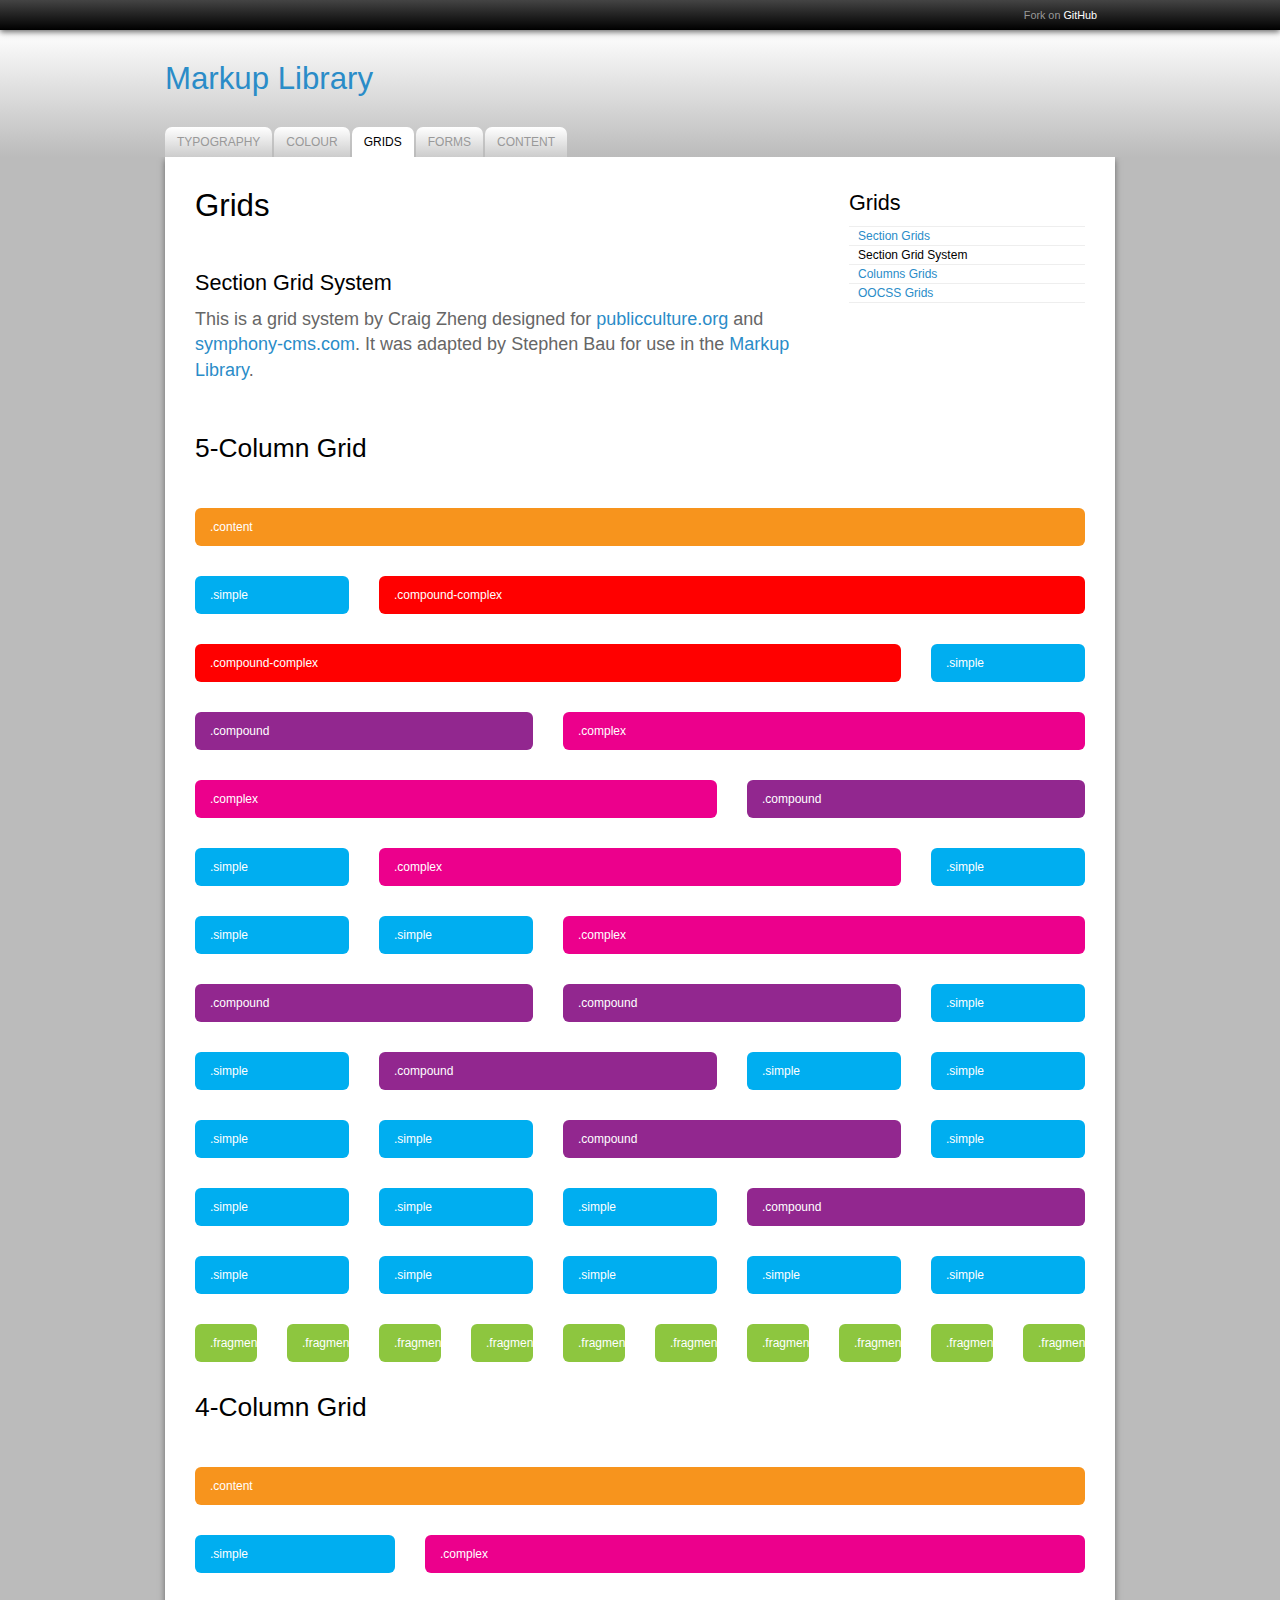
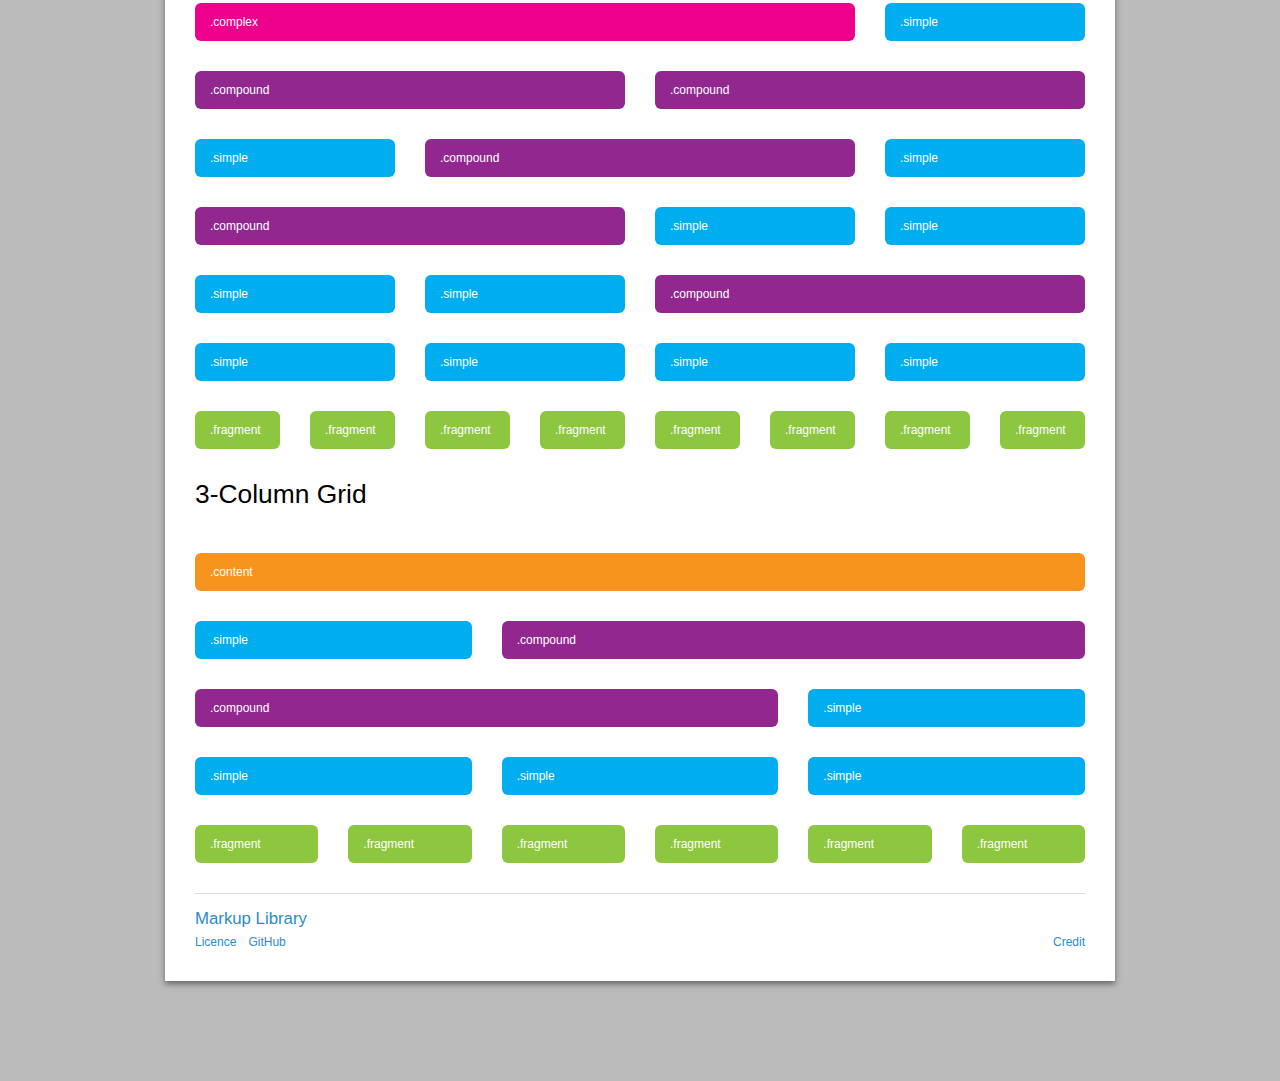
<file: grids/section/index.html>
<!DOCTYPE html>
<html lang="en">
  <head>
    <meta charset="UTF-8" />
    <title>Grids | Markup Library</title>
    <meta name="description" content="" />
    <meta name="author" content="Domain7" />
    <meta name="viewport" content="width=device-width, initial-scale=1.0" />
    <link rel="stylesheet" href="../../a/css/sections.css" />
    <link rel="stylesheet" href="../../a/css/sections-debug.css" />
    <link rel="stylesheet" href="../../a/css/main.css" />
  </head>
  <body id="dashboard-page">
    <div class="user">
      <div class="user-nav">
        <ul>
          <li>Fork on <a href="http://github.com/markuplibrary/styleguide">GitHub</a></li>
          <!-- li><a href="#">Download</a> the ZIP file</li -->
        </ul>
      </div>
    </div>
    <div class="header masthead">
      <div class="area">
        <h1 class="logo">
          <a href="../../">Markup Library</a>
        </h1>
        <div class="nav main-nav">
          <ul class="menu">
            <li id="nav-dashboard">
              <a href="../../">Typography</a>
            </li>
            <li id="nav-colour">
              <a href="../../colour/">Colour</a>
            </li>
            <li id="nav-grids" class="current">
              <a href="../../grids/">Grids</a>
            </li>
            <li id="nav-forms">
              <a href="../../forms/">Forms</a>
            </li>
            <li id="nav-content">
              <a href="../../content/">Content</a>
            </li>
          </ul>
        </div>
      </div>
    </div>
    <div class="page">
      <div class="container">
        <div class="section main">
          <div class="content">
            <h1>Grids</h1>
          </div>
          <div class="content">
            <h3>Section Grid System</h3>
            <p class="intro">This is a grid system by Craig Zheng designed for <a href="http://publicculture.org/">publicculture.org</a> and <a href="http://symphony-cms.com/">symphony-cms.com</a>. It was adapted by Stephen Bau for use in the <a href="http://markuplibrary.org/">Markup Library</a>.</p>
          </div>
        </div>
        <div class="aside">
          <div class="nav" id="news">
            <h3>Grids</h3>
            <ul class="menu list-menu">
              <li><a href="../">Section Grids</a></li>
              <li><a href="../section/" class="current">Section Grid System</a></li>
              <li><a href="../columns/">Columns Grids</a></li>
              <li><a href="../oocss/">OOCSS Grids</a></li>
            </ul>
          </div>
        </div>
      </div>
      <div class="container debug">
        <h2 class="content">5-Column Grid</h2>
        <div class="section">
          <div class="content">
            <p>.content</p>
          </div>
        </div>
        <div class="section fifths">
          <div class="subsection simple">
            <div class="content">
              <p>.simple</p>
            </div>
          </div>
          <div class="subsection compound-complex">
            <div class="content">
              <p>.compound-complex</p>
            </div>
          </div>
        </div>
        <div class="section fifths">
          <div class="subsection compound-complex">
            <div class="content">
              <p>.compound-complex</p>
            </div>
          </div>
          <div class="subsection simple">
            <div class="content">
              <p>.simple</p>
            </div>
          </div>
        </div>
        <div class="section fifths">
          <div class="subsection compound">
            <div class="content">
              <p>.compound</p>
            </div>
          </div>
          <div class="subsection complex">
            <div class="content">
              <p>.complex</p>
            </div>
          </div>
        </div>
        <div class="section fifths">
          <div class="subsection complex">
            <div class="content">
              <p>.complex</p>
            </div>
          </div>
          <div class="subsection compound">
            <div class="content">
              <p>.compound</p>
            </div>
          </div>
        </div>
        <div class="section fifths">
          <div class="subsection simple">
            <div class="content">
              <p>.simple</p>
            </div>
          </div>
          <div class="subsection complex">
            <div class="content">
              <p>.complex</p>
            </div>
          </div>
          <div class="subsection simple">
            <div class="content">
              <p>.simple</p>
            </div>
          </div>
        </div>
        <div class="section fifths">
          <div class="subsection simple">
            <div class="content">
              <p>.simple</p>
            </div>
          </div>
          <div class="subsection simple">
            <div class="content">
              <p>.simple</p>
            </div>
          </div>
          <div class="subsection complex">
            <div class="content">
              <p>.complex</p>
            </div>
          </div>
        </div>
        <div class="section fifths">
          <div class="subsection compound">
            <div class="content">
              <p>.compound</p>
            </div>
          </div>
          <div class="subsection compound">
            <div class="content">
              <p>.compound</p>
            </div>
          </div>
          <div class="subsection simple">
            <div class="content">
              <p>.simple</p>
            </div>
          </div>
        </div>
        <div class="section fifths">
          <div class="subsection simple">
            <div class="content">
              <p>.simple</p>
            </div>
          </div>
          <div class="subsection compound">
            <div class="content">
              <p>.compound</p>
            </div>
          </div>
          <div class="subsection simple">
            <div class="content">
              <p>.simple</p>
            </div>
          </div>
          <div class="subsection simple">
            <div class="content">
              <p>.simple</p>
            </div>
          </div>
        </div>
        <div class="section fifths">
          <div class="subsection simple">
            <div class="content">
              <p>.simple</p>
            </div>
          </div>
          <div class="subsection simple">
            <div class="content">
              <p>.simple</p>
            </div>
          </div>
          <div class="subsection compound">
            <div class="content">
              <p>.compound</p>
            </div>
          </div>
          <div class="subsection simple">
            <div class="content">
              <p>.simple</p>
            </div>
          </div>
        </div>
        <div class="section fifths">
          <div class="subsection simple">
            <div class="content">
              <p>.simple</p>
            </div>
          </div>
          <div class="subsection simple">
            <div class="content">
              <p>.simple</p>
            </div>
          </div>
          <div class="subsection simple">
            <div class="content">
              <p>.simple</p>
            </div>
          </div>
          <div class="subsection compound">
            <div class="content">
              <p>.compound</p>
            </div>
          </div>
        </div>
        <div class="section fifths">
          <div class="subsection simple">
            <div class="content">
              <p>.simple</p>
            </div>
          </div>
          <div class="subsection simple">
            <div class="content">
              <p>.simple</p>
            </div>
          </div>
          <div class="subsection simple">
            <div class="content">
              <p>.simple</p>
            </div>
          </div>
          <div class="subsection simple">
            <div class="content">
              <p>.simple</p>
            </div>
          </div>
          <div class="subsection simple">
            <div class="content">
              <p>.simple</p>
            </div>
          </div>
        </div>
        <div class="section fifths">
          <div class="subsection fragment">
            <div class="content">
              <p>.fragment</p>
            </div>
          </div>
          <div class="subsection fragment">
            <div class="content">
              <p>.fragment</p>
            </div>
          </div>
          <div class="subsection fragment">
            <div class="content">
              <p>.fragment</p>
            </div>
          </div>
          <div class="subsection fragment">
            <div class="content">
              <p>.fragment</p>
            </div>
          </div>
          <div class="subsection fragment">
            <div class="content">
              <p>.fragment</p>
            </div>
          </div>
          <div class="subsection fragment">
            <div class="content">
              <p>.fragment</p>
            </div>
          </div>
          <div class="subsection fragment">
            <div class="content">
              <p>.fragment</p>
            </div>
          </div>
          <div class="subsection fragment">
            <div class="content">
              <p>.fragment</p>
            </div>
          </div>
          <div class="subsection fragment">
            <div class="content">
              <p>.fragment</p>
            </div>
          </div>
          <div class="subsection fragment">
            <div class="content">
              <p>.fragment</p>
            </div>
          </div>
        </div>

        <h2 class="content">4-Column Grid</h2>
        <div class="section">
          <div class="content">
            <p>.content</p>
          </div>
        </div>
        <div class="section">
          <div class="subsection simple">
            <div class="content">
              <p>.simple</p>
            </div>
          </div>
          <div class="subsection complex">
            <div class="content">
              <p>.complex</p>
            </div>
          </div>
        </div>
        <div class="section">
          <div class="subsection complex">
            <div class="content">
              <p>.complex</p>
            </div>
          </div>
          <div class="subsection simple">
            <div class="content">
              <p>.simple</p>
            </div>
          </div>
        </div>
        <div class="section">
          <div class="subsection compound">
            <div class="content">
              <p>.compound</p>
            </div>
          </div>
          <div class="subsection compound">
            <div class="content">
              <p>.compound</p>
            </div>
          </div>
        </div>
        <div class="section">
          <div class="subsection simple">
            <div class="content">
              <p>.simple</p>
            </div>
          </div>
          <div class="subsection compound">
            <div class="content">
              <p>.compound</p>
            </div>
          </div>
          <div class="subsection simple">
            <div class="content">
              <p>.simple</p>
            </div>
          </div>
        </div>
        <div class="section">
          <div class="subsection compound">
            <div class="content">
              <p>.compound</p>
            </div>
          </div>
          <div class="subsection simple">
            <div class="content">
              <p>.simple</p>
            </div>
          </div>
          <div class="subsection simple">
            <div class="content">
              <p>.simple</p>
            </div>
          </div>
        </div>
        <div class="section">
          <div class="subsection simple">
            <div class="content">
              <p>.simple</p>
            </div>
          </div>
          <div class="subsection simple">
            <div class="content">
              <p>.simple</p>
            </div>
          </div>
          <div class="subsection compound">
            <div class="content">
              <p>.compound</p>
            </div>
          </div>
        </div>
        <div class="section">
          <div class="subsection simple">
            <div class="content">
              <p>.simple</p>
            </div>
          </div>
          <div class="subsection simple">
            <div class="content">
              <p>.simple</p>
            </div>
          </div>
          <div class="subsection simple">
            <div class="content">
              <p>.simple</p>
            </div>
          </div>
          <div class="subsection simple">
            <div class="content">
              <p>.simple</p>
            </div>
          </div>
        </div>
        <div class="section">
          <div class="subsection fragment">
            <div class="content">
              <p>.fragment</p>
            </div>
          </div>
          <div class="subsection fragment">
            <div class="content">
              <p>.fragment</p>
            </div>
          </div>
          <div class="subsection fragment">
            <div class="content">
              <p>.fragment</p>
            </div>
          </div>
          <div class="subsection fragment">
            <div class="content">
              <p>.fragment</p>
            </div>
          </div>
          <div class="subsection fragment">
            <div class="content">
              <p>.fragment</p>
            </div>
          </div>
          <div class="subsection fragment">
            <div class="content">
              <p>.fragment</p>
            </div>
          </div>
          <div class="subsection fragment">
            <div class="content">
              <p>.fragment</p>
            </div>
          </div>
          <div class="subsection fragment">
            <div class="content">
              <p>.fragment</p>
            </div>
          </div>
        </div>
        
        <h2 class="content">3-Column Grid</h2>
        <div class="section thirds">
          <div class="content">
            <p>.content</p>
          </div>
          <div class="subsection simple">
            <div class="content">
              <p>.simple</p>
            </div>
          </div>
          <div class="subsection compound">
            <div class="content">
              <p>.compound</p>
            </div>
          </div>
          <div class="subsection compound">
            <div class="content">
              <p>.compound</p>
            </div>
          </div>
          <div class="subsection simple">
            <div class="content">
              <p>.simple</p>
            </div>
          </div>
          <div class="subsection simple">
            <div class="content">
              <p>.simple</p>
            </div>
          </div>
          <div class="subsection simple">
            <div class="content">
              <p>.simple</p>
            </div>
          </div>
          <div class="subsection simple">
            <div class="content">
              <p>.simple</p>
            </div>
          </div>
          <div class="subsection fragment">
            <div class="content">
              <p>.fragment</p>
            </div>
          </div>
          <div class="subsection fragment">
            <div class="content">
              <p>.fragment</p>
            </div>
          </div>
          <div class="subsection fragment">
            <div class="content">
              <p>.fragment</p>
            </div>
          </div>
          <div class="subsection fragment">
            <div class="content">
              <p>.fragment</p>
            </div>
          </div>
          <div class="subsection fragment">
            <div class="content">
              <p>.fragment</p>
            </div>
          </div>
          <div class="subsection fragment">
            <div class="content">
              <p>.fragment</p>
            </div>
          </div>
        </div>
      </div>
      <div class="footer">
        <h5 class="site"><a href="http://markuplibrary.org/">Markup Library</a></h5>
        <ul class="information">
          <li class="licence"><a href="http://creativecommons.org/publicdomain/zero/1.0/" title="Creative Commons Public Domain CC0 1.0 Universal">Licence</a></li>
          <li class="github"><a href="http://github.com/bauhouse/styleguide" title="Fork on GitHub">GitHub</a></li>
          <li class="credit"><a href="http://domain7.com/team/stephen-bau/" title="Stephen Bau, Lead Designer, Domain7">Credit</a></li>
        </ul>
      </div>
    </div>
  </body>
</html>
</file>
<file: a/css/main.css>
/*
==================================================
Markup Library
==================================================
file:     main.css
version:  1.0
date:     22 June 2011
author:   Stephen Bau
site:     Markup Library
url:      markuplibrary.org
--------------------------------------------------


--------------------------------------------------
Table of Contents
--------------------------------------------------


      LIBRARIES
      --------------------------------------------

         A  CSS RESET


      MAIN STYLES
      --------------------------------------------

         1  ELEMENTS
             1.1  Root Element
             1.2  Text-Level Semantics
                   1.2.1  Anchors
                   1.2.2  Modifiers
             1.3  Grouping Content
             1.4  Forms
             1.5  Document Sections
             1.6  Tabular Data
             1.7  Embedding Content
             1.8  Interactive Elements
         2  TYPOGRAPHY
             2.1  Fonts
             2.2  Headings
             2.3  Anchors
             2.4  Lists
                   2.4.1  List Classes
             2.5  Tables
         3  GRIDS
             3.1  OOCSS Grids
         4  LAYOUT
             4.1  Default Page Structure
             4.2  Clear Fix
         5  CONTENT
             5.1  Images
             5.2  Navigation
                   5.2.1  Horizontal Navigation
                   5.2.2  Vertical Subnavigation
                   5.2.3  Clearing
             5.3  Menus
                   5.3.1  Menus and Lists
                   5.3.2  Main Menu
                   5.3.3  List Menu
                   5.3.4  Menu Buttons
                   5.3.5  Status Menu
             5.4  Table of Contents
             5.5  Swatches
             5.6  OOCSS Modules
                   5.6.1  Module Classes
                   5.6.2  Notice Module
             5.7  Forms
                   5.7.1  Resources Form
             5.8  System Messages
             5.9  Files
             5.10 Site Information
         6  COLORS
             6.1  Anchors
         7  BRANDING
             7.1  Logo
         8  EFFECTS
             8.1  Box Shadows
             8.2  Syntax Highlighter Overrides
         9  MEDIA QUERIES
             9.1  Large Screens
             9.2  Medium Screens
             9.3  Small Screens
             9.4  Narrow Screens


--------------------------------------------------
*/





/*
==================================================

A  CSS RESET

==================================================
*/

html, body, div, span, object, iframe, h1, h2, h3, h4, h5, h6,
p, blockquote, pre, a, abbr, address, cite, code, del, dfn, em,
img, ins, q, small, strong, sub, sup, dl, dt, dd, ol, ul, li,
fieldset, form, label, legend, table, caption, tbody, tfoot, thead, tr, th, td {
	margin: 0;
	padding: 0;
	border: 0;
}
table {
	border-collapse: collapse;
	border-spacing: 0;
}



/*
==================================================

1  ELEMENTS

==================================================
*/

/*
http://joshduck.com/periodic-table.html
*/


/*
--------------------------------------------------
1.1  Root Element
-------------------------------------------------- */


/*
--------------------------------------------------
1.2  Text-Level Semantics
-------------------------------------------------- */


/* 1.2.1  Anchors
-------------------------------------------------- */
a {
	text-decoration: none;
}


/* 1.2.2  Modifiers
-------------------------------------------------- */
strong {
	font-weight: bold;
}
em {
	font-style: italic;
}


/*
--------------------------------------------------
1.3  Grouping Content
-------------------------------------------------- */
p,
dl,
hr,
ol,
ul,
pre,
table,
address,
fieldset {
	margin-bottom: 20px;
}
hr
{
	border-color: #ddd;
	border-style: solid;
	border-width: 1px 0 0;
	height: 0;
}


/*
--------------------------------------------------
1.4  Forms
-------------------------------------------------- */
input.button {
	border: none;
	cursor: pointer;
	padding: 0 1em .2em 1em;
	height: 2em;
	font-size: 1em;
	line-height: 2em;
}


/*
--------------------------------------------------
1.5  Document Sections
-------------------------------------------------- */
article, aside, details, figcaption, figure,
footer, header, hgroup, menu, nav, section {
    display: block;
}


/*
--------------------------------------------------
1.6  Tabular Data
-------------------------------------------------- */
table {
	width: 100%;
}
th,
td {
	padding: .5em 1em;
	background: #eee;
	color: #666;
	border: 1px solid #fff;
	text-align: left;
}
td {
	vertical-align: top;
}
th {
	background: #ddd;
	color: #444;
	font-weight: bold;
}


/*
--------------------------------------------------
1.7  Embedding Content
-------------------------------------------------- */


/* 1.7.1  Images
-------------------------------------------------- */
img {
	border: none;
	display: block;
}


/*
--------------------------------------------------
1.8  Interactive Elements
-------------------------------------------------- */



/*
==================================================

2  TYPOGRAPHY

==================================================
*/


/*
--------------------------------------------------
2.1  Fonts
-------------------------------------------------- */
body {
	font: normal 75%/1.5em helvetica, arial, sans-serif;
	color: #666;
}


/*
--------------------------------------------------
2.2  Headings
-------------------------------------------------- */
h1 {font-size: 2.6em;}
h2 {font-size: 2.2em;}
h3 {font-size: 1.8em;}
h4 {font-size: 1.6em;}
h5 {font-size: 1.4em;}
h6 {font-size: 1.2em;}

h1,
h2,
h3,
h4,
h5,
h6 {
	font-weight: normal;
	margin-bottom: .5em;
	line-height: 1.2em;
	color: #000;
}


/*
--------------------------------------------------
2.3  Anchors
-------------------------------------------------- */
a.button.add {
	float: right;
	background: #eee;
	width: 30px;
	height: 30px;
	margin-top: -4px;
	font-weight: bold;
	line-height: 28px;
	text-align: center;
	-webkit-border-radius: 15px;
	-moz-border-radius: 15px;
	border-radius: 15px;
}
a.button.add:hover {
	color: #fff;
	background: #2a8cc8;
}

/*
--------------------------------------------------
2.4  Lists
-------------------------------------------------- */
ol {
	list-style: decimal;
}

ul {
	list-style: square;
}

li {
	margin-left: 24px;
}
ul li {
	list-style-type: disc;
}
ol li {
	list-style-type: decimal;
}
ol li ol li {
	list-style-type: lower-alpha;
}
ul li li {
	list-style-type: circle;
}
ul ul,
ol ul,
ol ol {
	margin-bottom: 0;
}
ol ul li {
	list-style-type: disc;
}
ol ul li li {
	list-style-type: circle;
}


/* 2.4.1  List Classes
-------------------------------------------------- */
ul.item-list li {
	margin-left: 24px;
	list-style-image: url(../img/meta/post.gif);
}
ul.categories-list li {
	margin-left: 24px;
	list-style-image: url(../img/meta/category.gif);
}


/*
--------------------------------------------------
2.5  Tables
-------------------------------------------------- */


/*
--------------------------------------------------
2.6  Miscellaneous
-------------------------------------------------- */


/* 2.6.1  Blockquotes
-------------------------------------------------- */
blockquote {
	border-left: 5px solid #ddd;
	background-color: #eee;
	padding: .5em .5em;
	margin-bottom: 1em;
}
blockquote p:last-child {
	margin-bottom: 0;
}


/* 2.6.1  Code
-------------------------------------------------- */
pre {
	white-space: normal;
	padding: 1em 1.5em;
	border: 1px solid #ddd;
	background-color: #eee;
	word-wrap: break-word;
}
code {
	white-space: pre;
	font-size: 1.2em;
	color: #000;
}




/*
==================================================

3  GRIDS

==================================================
*/


/*
--------------------------------------------------
3.1  OOCSS Grids
-------------------------------------------------- */

/*
https://github.com/stubbornella/oocss/blob/master/core/grid/grids.css
*/

.line:after,.lastUnit:after{clear:both;display:block;visibility:hidden;overflow:hidden;height:0 !important;line-height:0;font-size:xx-large;content:" x x x x x x x x x x x x x x x x x x x x x x x x x x x x x x x x x x x x x x x x x x x x x x x x x x x x x x x x x x x x x x x x x x x x x x x x x x x x x x x x x x x x x x x x x x x x ";}
.line{*zoom:1;}
.unit{float:left;}
.size1of1{float:none;}
.size1of2{width:50%;}
.size1of3{width:33.33333%;}
.size2of3{width:66.66666%;}
.size1of4{width:25%;}
.size3of4{width:75%;}
.size1of5{width:20%;}
.size2of5{width:40%;}
.size3of5{width:60%;}
.size4of5{width:80%;}
.lastUnit{display:table-cell;float:none;width:auto;*display:block;*zoom:1;_position:relative;_left:-3px;_margin-right:-3px;}




/*
==================================================

4  LAYOUT

==================================================
*/


/*
--------------------------------------------------
4.1  Default Page Structure
-------------------------------------------------- */

.page {
	width: 920px;
	margin: 0 auto;
	padding: 15px;
	margin-bottom: 100px;
}
.area {
	width: 950px;
	margin: 0 auto;
	padding-top: 15px;
}
aside,
.aside {
	width: 266px;
	float: right;
}
aside nav,
.aside .nav {
	margin: 15px;
	position: relative;
	z-index: 10;
}
section.main,
.section.main {
	width: 654px;
	float: left;
}
.content {
	padding: 15px;
}
header.masthead,
.header {
	padding-bottom: 0;
}
header.masthead h1,
.header h1 {
	margin-bottom: 0;
}
section aside,
.section .aside {
	width: auto;
	float: none;
}
footer,
.footer {
	border-top: 1px solid #ddd;
	margin: 15px;
	padding: 15px 0 0;
	clear: both;
}
.intro {
	font-size: 1.5em;
	line-height: 1.4em;
}
.example {
	padding: 36px;
	background: #f9f9f9;
	color: #666;
	border: 1px solid #eee;
	margin-bottom: 36px;
}


/*
--------------------------------------------------
4.2  Clearing
-------------------------------------------------- */

/*
http://www.positioniseverything.net/easyclearing.html
*/

#login-panel:after,
.user form:after,
.user ul:after,
.user-nav:after,
.nav:after,
.status-menu li:after,
.main-nav ul:after,
.main:after,
.tags:after,
.container:after,
.footer:after,
.clearfix:after {
	content: ".";
	display: block;
	height: 0;
	clear: both;
	visibility: hidden;
}
#login-panel,
.user form,
.user ul,
.user-nav,
.nav,
.status-menu li,
.main-nav ul,
.main,
.tags,
.container,
.footer,
.clearfix {
	zoom: 1;
	display: block;
}




/*
==================================================

5  CONTENT

==================================================
*/


/* User Bar
-------------------------------------------------- */
.user {
	background: #eee;
	position: relative;
	z-index: 1;
}
.user ul {
	margin: 0;
}
.user li {
	display: inline;
	float: left;
	margin-right: 0;
	margin-left: 8px;
	list-style: none;
}


/* Form List Items
-------------------------------------------------- */
form ul li {
	list-style: none;
	margin-left: 0;
}


/* User Navigation
-------------------------------------------------- */
.user-nav {
	width: 950px;
	margin: 0 auto;
}
.user-nav ul {
	float: right;
	padding: 6px 18px;
	font-size: .9em;
}


/* Login Panel
-------------------------------------------------- */
#login-panel {
	width: 950px;
	margin: 0 auto;
}
#login-panel fieldset {
	margin: 0;
}
#login-panel p {
	margin: 0;
}
#member-login fieldset {
	float: right;
	padding: 6px 18px;
	margin-bottom: 0;
}
#member-login li {
	display: inline;
	float: left;
	margin-right: 0;
	margin-left: 8px;
}
#member-login li a {
	line-height: 1.8em;
}
#member-login li input[type="text"],
#member-login li input[type="password"] {
	width: 80px;
	padding: 2px 3px;
}

#member-login p {
	white-space: nowrap;
	margin-bottom: 0;
	padding-bottom: 0;
}
#member-login p .reset {
	margin-left: 6px;
}

#member-login input.button {
	display: inline;
	margin-left: 0;
	width: auto;
}
#failed-login {
	float: right;
	padding: 6px 18px;
}


/* OpenID Login
-------------------------------------------------- */
#openid-login {
	float: left;
}
#openid-login fieldset {
	margin-bottom: 0;
	padding: 6px 18px;
	width: 250px;
}
#openid-login p {
	margin-bottom: 0;
	padding-top: 3px;
}
#openid-login p strong {
	display: none;
}
#openid-login .button {
	float: left;
	margin-right: 6px;
}


/*
--------------------------------------------------
5.1  Images
-------------------------------------------------- */
figure a {
	display: block;
	vertical-align: bottom;
}
figcaption {
	padding: 1em 1.5em;
	background: #666;
	color: #fff;
	margin-bottom: 36px;
}
.image-a {
	float: left;
	margin-right: 18px;
	margin-bottom: 12px;
}
.image-b {
	float: right;
	margin-left: 18px;
	margin-bottom: 12px;
}
.image-c {
	display: block;
	margin: 18px auto;
}
.normalize {
	margin: 0;
	padding: 0;
}


/*
--------------------------------------------------
5.2  Navigation
-------------------------------------------------- */


/* 5.2.1  Horizontal Navigation
-------------------------------------------------- */
/*
.nav {
	white-space: nowrap;
	list-style: none;
	margin-bottom: 0;
}
.nav li {
	float: left;
	margin: 0;
	padding: 0;
	list-style: none;
	position: relative;
}
.nav ul {
	display: none;
	position: absolute;
	margin: 0;
	padding-left: 0;
	text-transform: none;
	line-height: 2.5;
}
.nav a {
	display: block;
	padding: .7em 1em;
	text-decoration: none;
}
*/


/* 5.2.2  Vertical Subnavigation
-------------------------------------------------- */
/*
.nav li:hover ul {
	display: block;
}
.nav li ul li {
	clear: both;
}
.nav li ul li a {
	padding: 0 1em;
}
*/


/* 5.2.3	Main Navigation Extension
-------------------------------------------------- */
.main-nav {
	padding-left: 18px;
}


/*
--------------------------------------------------
5.3  Menus
-------------------------------------------------- */


/* 5.3.1  Menus and Lists
-------------------------------------------------- */
.list li,
.menu li {
	margin-left: 0;
	list-style-type: none;
}


/* 5.3.2  Main Menu
-------------------------------------------------- */
aside nav h3,
aside nav h4,
.aside .nav h3,
.aside .nav h4 {
	margin-top: .8em;
	margin-bottom: .5em;
}
aside nav h5,
aside nav h6,
.aside .nav h5,
.aside .nav h6 {
	margin-top: .4em;
	margin-bottom: 0;
}
aside nav p,
.aside .nav p {
	margin-bottom: .5em;
}


/* 5.3.3  List Menu
-------------------------------------------------- */
.list-menu {
	margin-top: 4px;
	margin-bottom: 18px;
	border-bottom: 1px solid #eee;
}
.list-menu li {
	margin-left: 0;
	border-top: 1px solid #eee;
}
.list-menu li a {
	padding: 0 9px;
	display: block;
}

.list-menu-meta li {
	padding: 0 9px;
}
.list-menu-meta li a {
	padding: 0;
	display: inline;
}


/* 5.3.4  Main Navigation
-------------------------------------------------- */
.header {
	position: relative;
}
.main-nav {
	padding: 0;
	position: relative;
}
.main-nav ul {
	margin-bottom: 0;
}
.main-nav ul {
	margin-bottom: 0;
}
.main-nav ul li {
	float: left;
}
.main-nav ul li a {
	display: block;
	padding: .5em 1em;
}
.main-nav ul li.current a,
.main-nav ul li.current a:hover {
	cursor: default;
}


/* 5.3.5  Status Menu
-------------------------------------------------- */
.status-menu {
	margin-top: 4px;
	margin-bottom: 18px;
	border-bottom: 1px solid #eee;
}
.status-menu li {
	margin-left: 0;
	border-top: 1px solid #eee;
}
.status-menu li p {
	padding: 6px 0;
	margin-bottom: 0;
}
.in-progress p:hover,
.preliminary p:hover,
.previously-reviewed p:hover,
.none p:hover {background-color: #eee}
.none p:hover {background-color: #eee}
.pending p:hover {background-color: #e1ffff}
.approved p:hover {background-color: #e5ffa6}
.changes p:hover {background-color: #fffeba}
.rejected p:hover {background-color: #ffe4e2}

.resource a {
	padding: 0 9px 0 36px;
	float: left;
	background: url(../img/led/led.png) no-repeat 10px 1px;
	width: 200px;
	min-height: 18px;
}
.resource a {
	color: #000;
}
.resource a:hover {
	color: #2a8cc8;
}
.pending .resource a {background-position: 10px -39px}
.approved .resource a {background-position: 10px -79px}
.changes .resource a {background-position: 10px -119px}
.rejected .resource a {background-position: 10px -159px}

.status-menu .date {
	float: left;
	width: 112px;
	margin-left: 36px;
}

.status {
	color: #ccc;
	margin-left: 36px;
	white-space: nowrap;
}
.pending .status {color: #1b75bb}
.approved .status {color: #3f8b05}
.changes .status {color: #e4733d}
.rejected .status {color: #b52835}

.status-menu .separator {
	display: none;
}

.status-menu li li p {
	padding: 3px 0;
}
.status-menu li.pending ul li.none p {
	background-color: transparent;
}
.status-menu li.pending ul li.none .status {
	background-color: transparent;
}
.status-menu li li .resource a {
	padding: 0 9px 0 54px;
	width: 182px;
	background: url(../img/led/led_small.png) no-repeat 36px 4px;
}
.status-menu li li.pending .resource a {background-position: 36px -36px}
.status-menu li li.approved .resource a {background-position: 36px -76px}
.status-menu li li.changes .resource a {background-position: 36px -116px}
.status-menu li li.rejected .resource a {background-position: 36px -156px}


/*
--------------------------------------------------
5.4  Table of Contents
-------------------------------------------------- */
#toc li.h3 {
	padding-left: 15px;
}
#toc li.h4 {
	padding-left: 30px;
}
#toc li.h5 {
	padding-left: 45px;
}
#content h2,
#content h3,
#content h4,
#content h5 {
	position: relative;
}
.anchor-link {
	background: url(../img/toc/anchor_link.png) no-repeat left center;
	font-size: 0;
	overflow: hidden;
	position: absolute;
	left: -25px;
	top: 0;
	width: 16px;
	height: 100%;
	text-decoration: none;
	text-indent: -9999em;
	text-shadow: none;
}
.anchor-link:hover {
	background-position: -16px center;
}


/*
--------------------------------------------------
5.5  Swatches
-------------------------------------------------- */
.swatches:after {
	content: ".";
	display: block;
	height: 0;
	clear: both;
	visibility: hidden;
}
.swatches {
	zoom: 1;
	display: block;
}

.swatch {
	float: left;
	text-align: center;
	margin-left: 0;
	margin-right: 6px;
	margin-bottom: 12px;
}
.swatch a {
	display: block;
	border: 1px solid #eee;
	border-bottom: 1px solid #ccc;
	border-right: 1px solid #ddd;
	background: #f9f9f9;
	color: #333;
}
.swatch span {
	display: block;
	width: 66px;
	height: 66px;
	text-indent: -9999em;
}
.swatch strong {
	display: block;
	padding: 3px 0;
	font-weight: normal;
}


/*
--------------------------------------------------
5.6  OOCSS Modules
-------------------------------------------------- */

/*
https://github.com/stubbornella/oocss/blob/master/core/module/mod.css
*/

/* 5.6.1  Module Classes
-------------------------------------------------- */
.mod {
	margin: 15px;
}
.hd,
.bd,
.ft {
	overflow: hidden;
	_overflow: visible;
	_zoom:1;
}


/* 5.6.2  Notice Module
-------------------------------------------------- */
.mod-notice {
	background: #f9f9f9;
	border: 1px solid #eee;
	margin: 0 0 24px 0;
	padding: 12px 12px 0 12px;
}
.mod-notice .hd,
.mod-notice .bd {
	padding: 6px 6px 0 6px;
}


/*
--------------------------------------------------
5.7  Forms
-------------------------------------------------- */


/* 5.7.1  Resources Form
-------------------------------------------------- */
form.resources div {
	margin-top: 12px;
	margin-bottom: 12px;
}
form.resources label {
	display: block;
}
form.resources input[type="text"] {
	-moz-box-sizing: border-box;
	-webkit-box-sizing: border-box;
	width: 100%;
}
form.resources select {
	width: 100%;
}
form.resources textarea {
	-webkit-box-sizing: border-box;
	width: 100%;
}
form.resources label {
	position: relative;	
}
form.resources label i {
	color: #aaa;
	font-style: normal;
	position: absolute;
	top: 0;
	right: 0;
}
ul.tags {
	margin-top: 6px;
	margin-bottom: 18px;
}
ul.tags:after {
	clear: left;
}
ul.tags li {
	color: #aaa;
	font-size: .9em;
	float: left;
	margin-right: .8em;
	cursor: pointer;
}
ul.tags li:hover {
	color: #666;
}
.validation-messages li {
	list-style: disc;
	margin-left: 30px;
}
p.success {
	color: green;
}
p.error {
	color: red;
}
.error .message {
	color: red;
}
.required abbr {
	color: red;
}
.resource-meta {
	color: #999;
	padding-top: .5em;
	border-top: 1px dotted #ccc;
}
label span,
div.label span {
	display: block;
	margin: 2px 0 1.75em;
	border: 1px solid #e4e4de;
	padding: 12px;
	background-color: #f5f5f3;
	text-align: center;
}
.file input {
	margin: -3px 0;
	font: inherit;
}
.file span {
	padding-right: 7.5em;
	overflow: hidden;
	text-align: left;
}
.file a {
	float: left;
}
.file em {
	float: right;
	margin-right: -7.5em;
	width: 7.5em;
	color: #998;
	text-decoration: underline;
	font-style: normal;
	cursor: pointer;
}
.file em:hover {
	color: #d43;
}
ul.tags li {
	list-style: none;
	margin: 0 3px 3px 0;
	font-size: 1em;
}
ul.tags li a {
	float: left;
	padding: .2em .7em;
	background: #eee;
}
ul.tags li a.current,
ul.tags li a:hover {
	color: #fff;
	background: #2a8cc8;
}
.tags-links {
	margin-bottom: .5em;
}
.excerpts {
	border-bottom: 1px dotted #ddd;
	margin-bottom: 3em;
}
article.excerpt {
	padding-top: 1em;
	border-top: 1px dotted #ddd;
}
p.description {
	margin-bottom: .5em;
}
article.excerpt .resource-meta {
	padding-top: 0;
	border-top: 0;
}


/*
--------------------------------------------------
5.8  System Messages
-------------------------------------------------- */


/* layout
----------------------------------------------- */
#system-messages {
	margin-bottom: 0;
}
#system-messages ul {
	margin: 0;
}

#system-messages div,
#system-messages p,
#system-messages li {
	padding:.5em 1em .5em 30px;
	margin-bottom: 1px;
}
#system-messages li {
	margin-left: 0;
	list-style: none;
}


/* color and icons
----------------------------------------------- */
#system-messages div,
#system-messages p,
#system-messages li {
	background-repeat: no-repeat;
	background-position: 8px 6px;
}
#system-messages .notice {
	background-color: #b8d2df;
	background-image: url("../img/status/information.png");
}
#system-messages .success {
	background-color: #ceef9b;
	background-image: url("../img/status/tick.png");
}
#system-messages .pending {
	background-color: #efe38f;
	background-image: url("../img/status/lock.png");
}
#system-messages .alert {
	background-color: #efcb92;
	background-image: url("../img/status/error.png");
}
#system-messages .error {
	background-color: #f2b3ab;
	background-image: url("../img/status/cross.png");
}


/*
--------------------------------------------------
5.9  Files
-------------------------------------------------- */


/* lists of files
----------------------------------------------- */
ul.files li {
  margin-left: 36px;
  text-indent: -22px;
  list-style: none;
  line-height: 16px;
  margin-bottom: 6px;
}
ul.files li a {
  line-height: 16px;
}


/* file types
----------------------------------------------- */
a.file {
  background: transparent url(../img/files/file.gif) 0 0 no-repeat;
  padding: 3px 0 3px 22px;
  line-height: 20px;
}
a.doc {background-image: url(../img/files/doc.gif)}
a.img {background-image: url(../img/files/img.gif)}
a.pdf {background-image: url(../img/files/pdf.gif)}
a.ppt {background-image: url(../img/files/ppt.gif)}
a.txt {background-image: url(../img/files/txt.gif)}
a.zip {background-image: url(../img/files/zip.gif)}

a.ext {
  padding: 3px 0 3px 22px;
  line-height: 20px;
  background: transparent url("../img/icons/forward.png") 4px 1px no-repeat;
}


/*
--------------------------------------------------
5.10  Site Information
-------------------------------------------------- */
h5.site {
	margin-bottom: 0.2em;
}
.information {
	text-align: left;
	margin: 0;
}
.information li {
	float: left;
	list-style: none;
	margin: 0;
	padding: 0 1em 0 0;
}
.information li.site {
	float: none;
	padding: 0;
}
.information li.credit {
	float: right;
	padding-right: 0;
}




/*
==================================================

6  COLORS

==================================================
*/


/*
--------------------------------------------------
6.1  Anchors
-------------------------------------------------- */
a {
	color: #2A8CC8;
}
a:hover,
a.current,
a.current:hover {
	color: #000;
}


/*
--------------------------------------------------
6.2  Input Buttons
-------------------------------------------------- */
input.button {
	background-color: #2A8CC8;
	color: #fff;
}
input.button:hover {
	background-color: #000;
	color: #fff;
}


/*
--------------------------------------------------
6.3  Page
-------------------------------------------------- */


/* Body
-------------------------------------------------- */
body {
	background: #bbb;
}


/* User Bar
-------------------------------------------------- */
.user {
	background: #444;
	background: -moz-linear-gradient(
		top,
		#444 0%,
		#000 100%
	);
	background: -webkit-gradient(
		linear,
		left top,
		left bottom,
		from(#444),
		to(#000)
	);
	color: #999;
}

.user a {
	color: #fff;
}
.user a:hover {
	color: #2A8CC8;
}


/* Header
-------------------------------------------------- */
header,
.header {
/* light grey gradation */
	background: #ccc;
	background: -moz-linear-gradient(
		top,
		#fff 0%,
		#bbb 100%
	);
	background: -webkit-gradient(
		linear,
		left top,
		left bottom,
		from(#fff),
		to(#bbb)
	);
}


/* Main Navigation
-------------------------------------------------- */
.main-nav ul {
	background: transparent;
}

.main-nav ul li {
	margin-right: 2px;
	text-transform: uppercase;
}

.main-nav ul li a {
	-moz-border-radius-topleft: 7px;
	-moz-border-radius-topright: 7px;
	-webkit-border-top-left-radius: 7px;
	-webkit-border-top-right-radius: 7px;
	border-top-left-radius: 7px;
	border-top-right-radius: 7px;
	background: #ccc;
	background: -moz-linear-gradient(
		top,
		#fff 0%,
		#ccc 100%
	);
	background: -webkit-gradient(
		linear,
		left top,
		left bottom,
		from(#fff),
		to(#ccc)
	);
	color: #999;
}

.main-nav ul li a:hover {
	background: #ddd;
	background: -moz-linear-gradient(
		top,
		#fff 0%,
		#eee 100%
	);
	background: -webkit-gradient(
		linear,
		left top,
		left bottom,
		from(#fff),
		to(#eee)
	);
	color: #666;
}

.main-nav ul li.current a,
.main-nav ul li a:active {
	background: #fff;
	color: #000;
}


/* Page
-------------------------------------------------- */
.page {
	background: #fff;
	-moz-box-shadow: 0 3px 6px #666;
	-webkit-box-shadow: 0 3px 6px #666;
	box-shadow: 0 3px 6px #666;
}





/*
==================================================

7  BRANDING

==================================================
*/


/*
--------------------------------------------------
7.1  Logo
-------------------------------------------------- */
.logo {
	padding: 15px 0 30px;
}

/*
.logo a {
	display: block;
	width: 250px;
	height: 80px;
	margin-bottom: 15px;
	text-indent: -9999em;
	background-image: url(../img/brand/logo.png);
}
*/



/*
==================================================

8  EFFECTS

==================================================
*/


/*
--------------------------------------------------
8.1 Box Shadows
-------------------------------------------------- */

/*
http://css3please.com/
*/


/* User Bar
-------------------------------------------------- */
.user {
	-moz-box-shadow: 0px 2px 6px #666;
	-webkit-box-shadow: 0px 2px 6px #666;
	box-shadow: 0px 2px 6px #666;
}


/* Colour Palette
-------------------------------------------------- */
.swatch a,
.box_shadow {
	-moz-box-shadow: 0px 0px 4px #ccc; /* FF3.5+ */
	-webkit-box-shadow: 0px 0px 4px #ccc; /* Saf3.0+, Chrome */
	box-shadow: 0px 0px 4px #ccc; /* Opera 10.5, IE 9.0 */
}
.swatch a:hover {
	background-color: #fff;
	-moz-box-shadow: 0px 0px 4px #2A8CC8; /* FF3.5+ */
	-webkit-box-shadow: 0px 0px 4px #2A8CC8; /* Saf3.0+, Chrome */
	box-shadow: 0px 0px 4px #2A8CC8; /* Opera 10.5, IE 9.0 */
}


/*
--------------------------------------------------
8.2 Rounded Corners
-------------------------------------------------- */
input.button {
	border-radius: 1em;
	-moz-border-radius: 1em;
	-webkit-border-radius: 1em;
}


/*
--------------------------------------------------
8.2 Syntax Highlighter Overrides
-------------------------------------------------- */
html body div.syntaxhighlighter {
	font-size: 11px !important;
	padding: 8px 0 !important;
	margin-top: 0 !important;
	margin-bottom: 24px !important;
	-webkit-border-bottom-right-radius: 7px;
	-webkit-border-bottom-left-radius: 7px;
	-moz-border-radius-bottomright: 7px;
	-moz-border-radius-bottomleft: 7px;
	border-bottom-right-radius: 7px;
	border-bottom-left-radius: 7px;
}
html body div.syntaxhighlighter * {
	line-height: 1.5 !important;
}
.code-block-heading {
	margin-bottom: 0;
	padding: .5em .8em;
	background: #D9DDE2;
	-webkit-border-top-left-radius: 7px;
	-webkit-border-top-right-radius: 7px;
	-moz-border-radius-topleft: 7px;
	-moz-border-radius-topright: 7px;
	border-top-left-radius: 7px;
	border-top-right-radius: 7px;
}




/*
==================================================

9  MEDIA QUERIES

==================================================
*/

/*
--------------------------------------------------
9.1  Large Screens (over 960 pixels wide)
-------------------------------------------------- */

@media (min-width: 961px) {

}

/*
--------------------------------------------------
9.2  Medium Screens (768 pixels wide)
-------------------------------------------------- */

@media (max-width: 960px) and (min-width: 768px) {

	#login-panel,
	.user-nav {
		width: 648px;
	}

	#login-panel fieldset,
	.user-nav ul {
		padding: 6px 0;
	}

	#failed-login {
		padding: 0;
	}

	.page {
		width: 678px;
	}

	.area {
		width: 708px;
	}

	aside,
	.aside {
		width: 240px;
		margin-left: 0;
		background: #fff;
		float: none;
	}

	section.main,
	.section.main {
		width: auto;
		float: none;
	}

	section section.separate,
	.section .section.separate {
		clear: both;
	}

	.line {
		clear: both;
	}

	.main-nav ul {
		right: 0;
	}

	form.resources {
		clear: both;
	}
}


/*
--------------------------------------------------
9.3  Small Screens (480 pixels wide)
-------------------------------------------------- */

@media only screen and (max-width: 767px) and (min-width: 480px) {

	#login-panel,
	.user-nav {
		width: auto;
	}

	#login-panel fieldset {
		float: none;
		padding: 6px 0;
	}

	.user-nav ul {
		float: none;
		padding: 6px 0;
		margin-left: 30px;
	}

	#login-panel li {
		margin-right: 8px;
		margin-left: 0;
	}

	#openid-login {
		float: none;
	}

	#login-panel .button {
		margin-top: 0;
	}

	#failed-login {
		padding: 0;
		float: none;
	}

	.page {
		width: auto;
	}

	.area {
		padding: 15px 30px 0;
		width: auto;
	}

	aside,
	.aside {
		width: auto;
		float: none;
	}

	section.main,
	.section.main {
		float: none;
		width: auto;
	}

	header.masthead,
	.header.masthead {
		padding: 0;
	}

	.main-nav ul {
		position: static;
		top: 0;
		right: 0;
		margin-bottom: 12px;
		padding: 0;
	}

	.main-nav ul li {
		margin: 0 6px 8px 0;
	}

	.main-nav ul li a {
		-webkit-border-radius: 7px;
		-moz-border-radius: 7px;
		border-radius: 7px;
	}

	.main-nav ul li {
		float:left;
		width:48.5%;
		margin-bottom:0.625em;
		margin-right:1.5%;
	}

	.main-nav ul li:nth-child(even) {
		margin-right:0%;
		margin-left:1.5%;
	}

	figure img,
	.figure img {
		width: 100%;
	}

	.example {
		padding: 24px;
	}

	.unit {
		float: none;
		width: auto;
	}

	.status-menu li li .status {
		width: auto;
		margin-left: 54px;
	}

}


/*
--------------------------------------------------
9.3  Small and Narrow Screens (480 pixels wide)
-------------------------------------------------- */

@media only screen and (max-width: 767px) {

	body {
		background: #999;
	}

	.area {
		background: #eee;
		background: -moz-linear-gradient(
			top,
			#fff 0%,
			#ccc 100%
		);
		background: -webkit-gradient(
			linear,
			left top,
			left bottom,
			from(#fff),
			to(#ccc)
		);
	}

	.main-nav ul li a {
		background: #999;
		background: -moz-linear-gradient(
			top,
			#999 0%,
			#333 100%
		);
		background: -webkit-gradient(
			linear,
			left top,
			left bottom,
			from(#999),
			to(#333)
		);
		color: #fff;
	}
	.main-nav ul li a:hover {
		background: #777;
		background: -moz-linear-gradient(
			top,
			#777 0%,
			#111 100%
		);
		background: -webkit-gradient(
			linear,
			left top,
			left bottom,
			from(#777),
			to(#111)
		);
		color: #fff;
	}
	.main-nav ul li a:active {
		background: #666;
		background: -moz-linear-gradient(
			top,
			#666 0%,
			#000 100%
		);
		background: -webkit-gradient(
			linear,
			left top,
			left bottom,
			from(#666),
			to(#000)
		);
	}
	.main-nav ul li.current a,
	.main-nav ul li.current a:hover {
		background: #0783f7;
		background: -moz-linear-gradient(
			top,
			#0783f7 0%,
			#0b2c71 100%
		);
		background: -webkit-gradient(
			linear,
			left top,
			left bottom,
			from(#0783f7),
			to(#0b2c71)
		);
		cursor: default;
		color: #fff;
	}
	.main-nav ul li:first-child a,
	.main-nav ul li:first-child a:hover {
	}
	
	.user li {
		margin-right: 8px;
		margin-left: 0;
	}

	.page {
		margin-bottom: 0;
	}

}


/*
--------------------------------------------------
9.4  Narrow Screens (320 pixels wide)
-------------------------------------------------- */

@media only screen and (max-width: 479px) {

	#login-panel,
	.user-nav {
		width: auto;
	}

	#login-panel fieldset {
		padding: 6px 0;
		float: none;
	}

	.user-nav ul {
		padding: 6px 0;
		margin-left: 30px;
		float: none;
	}

	#login-panel .button {
		margin-top: 6px;
	}

	#login-panel li {
		margin-right: 8px;
		margin-left: 0;
	}

	#login-panel p {
		white-space: normal;
	}

	#login-panel p .reset {
		display: block;
		padding: 6px 0;
	}

	#login-panel p .button {
		margin-top: 0;
	}

	#openid-login {
		float: none;
	}

	#login-panel #openid-login .button {
		margin-top: 0;
	}

	#failed-login {
		padding: 0;
		float: none;
	}

	.page {
		width: auto;
	}

	.area {
		padding: 15px 30px 0;
		width: auto;
	}

	aside,
	.aside {
		width: auto;
		float: none;
	}

	section.main,
	.section.main {
		float: none;
		width: auto;
	}

	.main-nav ul {
		position: static;
		top: 0;
		right: 0;
		margin-bottom: 12px;
		padding: 0;
	}

	.main-nav ul li {
		margin: 0 0 8px 0;
		width: 100%;
	}

	.main-nav ul li a {
		-moz-border-radius: 7px;
		-webkit-border-radius: 7px;
		border-radius: 7px;
	}

	img {
		max-width: 100%;
	}

	table {
		font-size: .9em;
	}

	header.masthead,
	.header.masthead {
		padding: 0;
	}

	.example {
		padding: 18px;
	}

	.unit {
		float: none;
		width: auto;
	}

	.column {
		float: none;
		width: auto;
	}

	.status {
		clear: both;
		display: block;
	}

	.status-menu li li .date {
		width: auto;
		margin-left: 54px;
	}
	.status-menu li li .status {
		width: auto;
		margin-left: 54px;
	}

}
</file>
<file: a/css/forms.css>
/*
==================================================
Markup Library
==================================================
file:     forms.css
version:  1.0
date:     22 June 2011
author:   Stephen Bau
site:     Markup Library
url:      markuplibrary.org
--------------------------------------------------


--------------------------------------------------
Table of Contents
--------------------------------------------------


      FORMS STYLES
      --------------------------------------------

         1  FORMS
             1.1  Fieldsets
             1.2  Legends
             1.3  Form List Items
             1.4  Fluid Width Inputs
             1.5  Fixed Width Inputs
             1.6  Default Width Inputs
             1.7  Input Labels
             1.8  Date & Time Fields
         2  FLASHES
             2.1  Flash Messages
             2.2  Colours
             2.3  Icons


--------------------------------------------------
*/





/*
==================================================

1  FORMS

==================================================
*/

/*
--------------------------------------------------
1.1  Fieldsets
-------------------------------------------------- */
form fieldset {
  margin-bottom: 1em;
}

/*
--------------------------------------------------
1.2  Legends
-------------------------------------------------- */
form fieldset ol li legend {
  font-weight: bold;
}

/*
--------------------------------------------------
1.3  Form List Items
-------------------------------------------------- */
form ol {
  margin-bottom: 0;
}
form ol li,
form ol li ol li {
  list-style: none;
  margin-left: 0;
}
form ol li {
  margin-top: 1em;
  margin-bottom: 1em;
}
form ol li ol li {
  margin-top: 0;
  margin-bottom: 0;
}

/*
--------------------------------------------------
1.4  Fluid Width Inputs
-------------------------------------------------- */
form fieldset ol li.date input,
form fieldset ol li.file input,
form fieldset ol li.numeric input,
form fieldset ol li.password input,
form fieldset ol li.select select,
form fieldset ol li.string input,
form fieldset ol li.text textarea {
	-moz-box-sizing: border-box;
	-webkit-box-sizing: border-box;
	box-sizing: border-box;
  width: 100%;
  margin-top: .3em;
}

/*
--------------------------------------------------
1.5  Fixed Width Inputs
-------------------------------------------------- */
form.fixed fieldset ol li.date input,
form.fixed fieldset ol li.file input,
form.fixed fieldset ol li.numeric input,
form.fixed fieldset ol li.password input,
form.fixed fieldset ol li.select select,
form.fixed fieldset ol li.string input,
form.fixed fieldset ol li.text textarea {
  width: 300px;
}

/*
--------------------------------------------------
1.6  Default Width Inputs
-------------------------------------------------- */
form.default fieldset ol li.date input,
form.default fieldset ol li.file input,
form.default fieldset ol li.numeric input,
form.default fieldset ol li.password input,
form.default fieldset ol li.select select,
form.default fieldset ol li.string input,
form.default fieldset ol li.text textarea {
  width: auto;
}

/*
--------------------------------------------------
1.7  Input Labels
-------------------------------------------------- */
form fieldset ol li label {
  display: block;
  font-weight: bold;
}
form fieldset ol li ol li label {
  font-weight: normal;
}

/*
--------------------------------------------------
1.8  Date & Time Fields
-------------------------------------------------- */
form fieldset ol li.date fieldset ol li,
form fieldset ol li.time fieldset ol li,
form fieldset ol li.datetime fieldset ol li {
  float: left;
  width: auto;
  margin: 0 .3em 0 0;
  padding: 0;
}
form fieldset ol li.date fieldset ol li label,
form fieldset ol li.time fieldset ol li label,
form fieldset ol li.datetime fieldset ol li lable {
  font-weight: normal;
  margin-top: 0;
}




/*
==================================================

2  FLASHES

==================================================
*/

/*
--------------------------------------------------
2.1  Flash Messages
-------------------------------------------------- */
#flashes {
  margin-bottom: 20px;
}
#flashes div,
#flashes p,
#flashes li {
  padding:.5em 1em .5em 30px;
  margin-bottom: 1px;
}
#flashes li {
  margin-left: 0;
  list-style: none;
}


/*
--------------------------------------------------
2.2  Colours
-------------------------------------------------- */
#flashes p {
  color: #666;
}
#flashes .notice {
  background-color: #b8d2df;
}
#flashes .success {
  background-color: #ceef9b;
}
#flashes .pending {
  background-color: #efe38f;
}
#flashes .alert {
  background-color: #efcb92;
}
#flashes .error {
  background-color: #f2b3ab;
}


/*
--------------------------------------------------
2.3  Icons
-------------------------------------------------- */
#flashes div,
#flashes p,
#flashes li {
  background-repeat: no-repeat;
  background-position: 8px 6px;
}
#flashes .notice {
  background-image: url("../img/status/information.png");
}
#flashes .success {
  background-image: url("../img/status/tick.png");
}
#flashes .pending {
  background-image: url("../img/status/lock.png");
}
#flashes .alert {
  background-image: url("../img/status/error.png");
}
#flashes .error {
  background-image: url("../img/status/cross.png");
}
</file>
<file: a/css/sections.css>
/*
-----------------------------------------------
Sections Grid CSS
-----------------------------------------------
Site Name
file:		css/sections.css
author:		Stephen Bau
date:		20 June 2011
-----------------------------------------------
A grid system by Craig Zheng designed
for publicculture.org and symphony-cms.com.
Adapted by Stephen Bau.
----------------------------------------------- */

.section {
	overflow: hidden;
	clear: both;
}
.subsection {
	float: left;
	width: 25%;
}

/* 3-column grid */
.thirds .subsection,
.thirds .simple {
	width: 33.3333%;
}
.thirds .fragment {
	width: 16.6666%;
}
.thirds .compound {
	width: 66.6666%;
}

/* 4-column grid (default) */
.fragment {
	width: 12.5%;
}
.simple {
	width: 25%;
}
.compound {
	width: 50%;
}
.complex {
	width: 75%;
}

/* 5-column grid */
.fifths .subsection,
.fifths .simple {
	width: 20%;
}
.fifths .fragment {
	width: 10%;
}
.fifths .compound {
	width: 40%;
}
.fifths .complex {
	width: 60%;
}
.fifths .compound-complex {
	width: 80%;
}


@media only screen and (max-width: 767px) {

	.subsection,
	.thirds .subsection,
	.fifths .subsection {
		float: none;
		width: auto;
	}

}
</file>
<file: a/css/formtastic.css>
/* -------------------------------------------------------------------------------------------------

It's *strongly* suggested that you don't modify this file.  Instead, load a new stylesheet after
this one in your layouts (eg formtastic_changes.css) and override the styles to suit your needs.
This will allow you to update formtastic.css with new releases without clobbering your own changes.

This stylesheet forms part of the Formtastic Rails Plugin
(c) 2008-2011 Justin French

--------------------------------------------------------------------------------------------------*/

/* NORMALIZE AND RESET - obviously inspired by Yahoo's reset.css, but scoped to just .formtastic
--------------------------------------------------------------------------------------------------*/
.formtastic,
.formtastic ul,
.formtastic ol,
.formtastic li,
.formtastic fieldset,
.formtastic legend,
.formtastic input,
.formtastic textarea,
.formtastic select,
.formtastic p {
  margin:0;
  padding:0;
}

.formtastic fieldset {
  border:0;
}

.formtastic em,
.formtastic strong {
  font-style:normal;
  font-weight:normal;
}

.formtastic ol,
.formtastic ul {
  list-style:none;
}

.formtastic abbr,
.formtastic acronym {
  border:0;
  font-variant:normal;
}

.formtastic input,
.formtastic textarea {
  font-family:sans-serif;
  font-size:inherit;
  font-weight:inherit;
}

.formtastic input,
.formtastic textarea,
.formtastic select {
  font-size:100%;
}

.formtastic legend {
  white-space:normal;
  color:#000;
}


/* SEMANTIC ERRORS
--------------------------------------------------------------------------------------------------*/
.formtastic .errors {
  color:#cc0000;
  margin:0.5em 0 1.5em 25%;
  list-style:square;
}

.formtastic .errors li {
  padding:0;
  border:none;
  display:list-item;
}


/* BUTTONS
--------------------------------------------------------------------------------------------------*/
.formtastic .buttons {
  overflow:hidden; zoom:1; /* clear containing floats */
  padding-left:25%;
}

.formtastic .button {
  float:left;
  padding-right:0.5em;
}


/* INPUTS
--------------------------------------------------------------------------------------------------*/
.formtastic .inputs {
  overflow:hidden; zoom:1; /* clear containing floats */
}

.formtastic .input {
  overflow:hidden; zoom:1; /* clear containing floats */
  padding:0.5em 0; /* padding and negative margin juggling is for Firefox */
  margin-top:-0.5em;
  margin-bottom:1em;
}


/* LEFT ALIGNED LABELS
--------------------------------------------------------------------------------------------------*/
.formtastic .input .label {
  display:block;
  width:25%;
  float:left;
  padding-top:.2em;
}

.formtastic .fragments .label,
.formtastic .choices .label {
  position:absolute;
  width:95%;
  left:0px;
}

.formtastic .fragments .label label,
.formtastic .choices .label label {
  position:absolute;
}

/* NESTED FIELDSETS AND LEGENDS (radio, check boxes and date/time inputs use nested fieldsets)
--------------------------------------------------------------------------------------------------*/
.formtastic .choices {
  position:relative;
}

.formtastic .choices-group {
  float:left;
  width:74%;
  margin:0;
  padding:0 0 0 25%;
}

.formtastic .choice {
  padding:0;
  border:0;
}


/* INLINE HINTS
--------------------------------------------------------------------------------------------------*/
.formtastic .input .inline-hints {
  color:#666;
  margin:0.5em 0 0 25%;
}


/* INLINE ERRORS
--------------------------------------------------------------------------------------------------*/
.formtastic .inline-errors {
  color:#cc0000;
  margin:0.5em 0 0 25%;
}

.formtastic .errors {
  color:#cc0000;
  margin:0.5em 0 0 25%;
  list-style:square;
}

.formtastic .errors li {
  padding:0;
  border:none;
  display:list-item;
}


/* STRING, NUMERIC, PASSWORD, EMAIL, URL, PHONE, SEARCH (ETC) OVERRIDES
--------------------------------------------------------------------------------------------------*/
.formtastic .stringish input {
  width:72%;
}

.formtastic .stringish input[size] {
  width:auto;
  max-width:72%;
}


/* TEXTAREA OVERRIDES
--------------------------------------------------------------------------------------------------*/
.formtastic .text textarea {
  width:72%;
}


/* HIDDEN OVERRIDES
--------------------------------------------------------------------------------------------------*/
.formtastic .hidden {
  display:none;
}


/* BOOLEAN LABELS
--------------------------------------------------------------------------------------------------*/
.formtastic .boolean label {
  padding-left:25%;
  display:block;
}


/* CHOICE GROUPS
--------------------------------------------------------------------------------------------------*/
.formtastic .choices-group {
  margin-bottom:-0.5em;
}

.formtastic .choice {
  margin:0.1em 0 0.5em 0;
}

.formtastic .choice label {
  float:none;
  width:100%;
  line-height:100%;
  padding-top:0;
  margin-bottom:0.6em;
}


/* ADJUSTMENTS FOR INPUTS INSIDE LABELS (boolean input, radio input, check_boxes input)
--------------------------------------------------------------------------------------------------*/
.formtastic .choice label input,
.formtastic .boolean label input {
  margin:0 0.3em 0 0.1em;
  line-height:100%;
}


/* FRAGMENTED INPUTS (DATE/TIME/DATETIME)
--------------------------------------------------------------------------------------------------*/
.formtastic .fragments {
  position:relative;
}

.formtastic .fragments-group {
  float:left;
  width:74%;
  margin:0;
  padding:0 0 0 25%;
}

.formtastic .fragment {
  float:left;
  width:auto;
  margin:0 .3em 0 0;
  padding:0;
  border:0;
}

.formtastic .fragment label {
  display:none;
}

.formtastic .fragment label input {
  display:inline;
  margin:0;
  padding:0;
}
</file>
<file: a/css/formtastic_changes.css>
/*
-----------------------------------------------
formtastic_changes.css
----------------------------------------------- */




/* style forms
----------------------------------------------- */
form.formtastic {
  margin: 2em 0 0;
  padding-bottom: 2em;
}

form.formtastic ol li,
form.formtastic ul li,
form.formtastic ol li ol li,
form.formtastic ol li ul li,
form.formtastic ul li ol li,
form.formtastic ul li ul li {
  list-style: none;
}

form.formtastic fieldset ol li {
  margin-bottom:.5em;
}

form.formtastic fieldset ol li.select select,
form.formtastic fieldset ol li.string input,
form.formtastic fieldset ol li.password input,
form.formtastic fieldset ol li.numeric input,
form.formtastic fieldset ol li.text textarea {
	-moz-box-sizing: border-box;
	-webkit-box-sizing: border-box;
  width: 60%;
}

form.formtastic fieldset ol li label {
  float: left;
  margin-right: 2%;
  text-align: right;
  width: 31%;
  font-weight: bold;
  display: inline;
}

form.formtastic fieldset ol li.boolean label {
  width: auto;
  padding: 0;
  margin-left: 33%;
  font-weight: normal;
  display: inline;
}

form.formtastic fieldset li.string input,
form.formtastic fieldset li.password input {
  color: #666;
  margin: 0;
}

form.formtastic fieldset li.string input:focus,
form.formtastic fieldset li.password input:focus {
  background-color: #cdf;
  color: #000;
}

form.formtastic fieldset ol li fieldset legend {
  width: 31%;
  color: #666;
  white-space: normal;
}

form.formtastic fieldset ol li fieldset legend.label label {
  position: static;
  width: 100%;
  margin: 0;
}

/* check boxes & radio buttons
----------------------------------------------- */
form.formtastic fieldset ol li.check_boxes fieldset legend,
form.formtastic fieldset ol li.radio fieldset legend {
  float: left;
  text-align: right;
  font-weight: bold;
}

form.formtastic fieldset ol li.check_boxes fieldset ol,
form.formtastic fieldset ol li.radio fieldset ol {
  display: block;
  width: 60%;
  margin-left: 33%;
}

form.formtastic fieldset ol li.check_boxes fieldset ol li,
form.formtastic fieldset ol li.radio fieldset ol li {
  list-style: none;
  padding: 0;
  margin-bottom: .5em;
}

form.formtastic fieldset ol li.check_boxes fieldset ol li label,
form.formtastic fieldset ol li.radio fieldset ol li label {
  float: none;
}

/* date & time
----------------------------------------------- */
form.formtastic fieldset ol li.date fieldset legend {
  float: left;
}

form.formtastic fieldset ol li.date fieldset ol {
  display: block;
  width: 60%;
  margin-left: 33%;
}

form.formtastic fieldset ol li.date fieldset ol li,
form.formtastic fieldset ol li.time fieldset ol li,
form.formtastic fieldset ol li.datetime fieldset ol li {
  float: left;
  width: auto;
  margin: 0 .3em 0 0;
  padding: 0;
}

form.formtastic fieldset ol li.date fieldset ol li label,
form.formtastic fieldset ol li.time fieldset ol li label,
form.formtastic fieldset ol li.datetime fieldset ol li label {
  display: none;
}

form.formtastic fieldset ol li.date fieldset ol li label input, 
form.formtastic fieldset ol li.time fieldset ol li label input, 
form.formtastic fieldset ol li.datetime fieldset ol li label input {
  display: inline;
  margin: 0;
  padding: 0;
}

form.formtastic fieldset.buttons,
form.formtastic fieldset ol li fieldset ol {
  margin-left: 33%;
  padding: 0;
  width: 60%;
  display: inline;
}

form.formtastic input[type="submit"] {
  margin-left: 33%;
}
form.formtastic fieldset ol li fieldset legend span {
  position: static;
  white-space: normal;
}
form.formtastic fieldset.buttons input[type="submit"] {
  margin-left: 0;
}

form.formtastic fieldset ol li p.inline-hints {
  color:#666;
  margin:0.5em 0 0 33%;
  padding-top:0.4em;
}
form.formtastic fieldset ol li p.inline-errors {
  margin:0.5em 0 0 33%;
}
form.formtastic ul.errors {
        margin:0.5em 0 20px 33%;
        color: #c00;
}
.errorExplanation {
  margin-bottom: 2em;
}
.errorExplanation ul li {
  color: #c00;
}
.required abbr {
  color: #c00;
}


/* simple forms
----------------------------------------------- */
form.simple-form fieldset ol li {
  margin-bottom:1.5em;
}
form.simple-form fieldset ol li label {
  line-height: 2em;
  padding-top: 4px;
  padding-bottom: 4px;
  font-size: 1.2em;
}

form.simple-form fieldset li.string input,
form.simple-form fieldset li.password input {
  padding: 8px;
  font-size: 1.2em;
}

form.simple-form fieldset select {
  margin: .5em 0;
}


/* fix a clash with event classes
----------------------------------------------- */
form.event {
  border-bottom: none;
}


/* form items
----------------------------------------------- */
form.form-items fieldset ol {
  border-top: 1px solid #ccc;
}

form.form-items fieldset ol ol {
  border: 0;
}

form.form-items fieldset ol ol li {
  border: 0;
}

form.form-items fieldset ol li {
  padding: .7em 0 1em;
  margin-bottom: 0;
  border-bottom: 1px solid #ccc;
}

form.form-items fieldset.buttons ol li {
  border-bottom: none;
}

form.form-items fieldset ol li.check_boxes .boolean {
  padding: 0;
  border-top: none; 
}

form.form-items fieldset ol li.date input,
form.form-items fieldset ol li.file input,
form.form-items fieldset ol li.numeric input,
form.form-items fieldset ol li.password input,
form.form-items fieldset ol li.select select,
form.form-items fieldset ol li.string input,
form.form-items fieldset ol li.text textarea,
form.form-items fieldset ol li fieldset ol {
  width: 67%;
  margin-top: .3em;
}
form.form-items fieldset ol li.boolean label {
  text-align: left;
  margin: 0;
  font-weight: bold;
  float: left;
  width: 33%;
}
form.form-items fieldset ol li label {
  text-align: left;
}
form.form-items fieldset legend {
  font-weight: bold;
}
form.form-items fieldset ol li.check_boxes label,
form.form-items fieldset ol li.radio label {
  font-weight: normal;
}
form.form-items fieldset ol li.check_boxes fieldset legend,
form.form-items fieldset ol li.radio fieldset legend {
  text-align: left;
}

form.form-items fieldset ol li.check_boxes legend label,
form.form-items fieldset ol li.radio legend label {
  font-weight: bold;
}
form.form-items fieldset ol li.stars label {
  display: inline;
  font-weight: bold;
}
form.form-items fieldset.buttons {
  width: 67%;
}
form.form-items fieldset.buttons ol {
  border: 0;
}
form.form-items .item-content h4,
form.form-items .item-content p {
  margin-bottom: 1em;
}
form.form-items input[type="submit"] {
  margin-top: 1em;
}


/* form sets
----------------------------------------------- */
form.form-sets fieldset.inputs {
  background: #ddd;
  padding: 12px;
  margin-bottom: 12px;
}
form.form-sets fieldset.inputs legend.set {
  background: #aaa;
  padding: 8px 12px;
}
form.form-sets fieldset.inputs legend.fields-heading {
  background: #aaa;
  width: 100%;
  padding: 8px 12px;
  margin: 0 0 0 -12px;
}
</file>
<file: a/css/grids.css>
/*
-----------------------------------------------
grids.css
----------------------------------------------- */




/*
-----------------------------------------------
Based on Nicole Sullivan's OOCSS:
http://github.com/stubbornella/oocss/blob/8e6c6e7c7543bc76ea4f870a8ca25d27ac857d32/css/grids.css
----------------------------------------------- */


/* Columns
----------------------------------------------- */
.column {float:left;}


/* Column Widths
----------------------------------------------- */
.col1of1 {float:none;}

.col1of2 {width:50%;}

.col1of3 {width:33.33333%;}
.col2of3 {width:66.66666%;}

.col1of4 {width:25%;}
.col3of4 {width:75%;}

.col1of5 {width:20%;}
.col2of5 {width:40%;}
.col3of5 {width:60%;}
.col4of5 {width:80%;}

.col1of6 {width:16.66666%;}
.col5of6 {width:83.33333%;}

.col1of7 {width:14.285714285%;}
.col2of7 {width:28.571428571%;}
.col3of7 {width:42.857142857%;}
.col4of7 {width:57.142857142%;}
.col5of7 {width:71.428571428%;}
.col6of7 {width:85.714285714%;}

.col1of8 {width:12.5%;}
.col3of8 {width:37.5%;}
.col5of8 {width:62.5%;}
.col7of8 {width:87.5%;}

.col1of9 {width:11.111111111%;}
.col2of9 {width:22.222222222%;}
.col3of9 {width:33.333333333%;}
.col4of9 {width:44.444444444%;}
.col5of9 {width:55.555555555%;}
.col6of9 {width:66.666666666%;}
.col7of9 {width:77.777777777%;}
.col8of9 {width:88.888888888%;}

.col1of10 {width:10%;}
.col3of10 {width:30%;}
.col7of10 {width:70%;}
.col9of10 {width:90%;}

.col1of12 {width:8.333333333%;}
.col5of12 {width:41.666666666%;}
.col7of12 {width:58.333333333%;}
.col11of12 {width:91.666666666%;}

.col1of16 {width:6.25%;}
.col3of16 {width:18.75%;}
.col5of16 {width:31.25%;}
.col7of16 {width:43.75%;}
.col9of16 {width:56.25%;}
.col11of16 {width:68.75%;}
.col13of16 {width:81.25%;}
.col15of16 {width:93.75%;}


/* Clearing
----------------------------------------------- */
.row:after,
.column:after,
.hd:after,
.bd:after,
.ft:after,
.clearfix:after {
  content: ".";
  display: block;
  height: 0;
  clear: both;
  visibility: hidden;
}
.row,
.column,
.hd,
.bd,
.ft,
.clearfix {
	zoom: 1;
	display: block;
}
</file>
<file: a/css/grids-debug.css>
/*
-----------------------------------------------
grids-debug.css
----------------------------------------------- */


.bd-inner {
	padding: 10px;
	background: #eee;
}

.bd-inner *:last-child {
	margin-bottom: 0;
}
</file>
<file: a/css/sections-debug.css>
/*
-----------------------------------------------
Grids: Sections CSS - Debug
----------------------------------------------- */

/* colors
-----------------------------------------------
This section has been commented out to display
colors only on hover. Uncomment this section
and comment out the next section to display
colors by default and black on hover.
----------------------------------------------- */
.debug .content p {
	background: #f7941d;
	color: #fff;
}
.debug .fragment p {
	background: #8dc63f;
}
.debug .simple p {
	background: #00aef0;
}
.debug .compound p {
	background: #92278f;
}
.debug .complex p {
	background: #ec008c;
}
.debug .compound-complex p {
	background: #f00;
}


/* hover colors
----------------------------------------------- */
.debug .content:hover,
.debug .subsection:hover {
	background: #eee;
}
.debug .content:hover p,
.debug .subsection:hover p {
	background: #000;
}


/* spacing
----------------------------------------------- */
.debug .content p {
	padding: 10px 15px;
	margin: 0;
}


/* effects (rounded corners)
----------------------------------------------- */
.debug .content,
.debug .subsection {
	border-radius: 12px;
	-moz-border-radius: 12px;
	-webkit-border-radius: 12px;
}
.debug .content p {
	border-radius: 6px;
	-moz-border-radius: 6px;
	-webkit-border-radius: 6px;
}
</file>
<file: a/css/page.css>
/*
-----------------------------------------------
Semantic Page Divisions
-----------------------------------------------
Site Name
file:		css/page.css
author:		Stephen Bau
date:		20 June 2011
----------------------------------------------- */


/* content classes
----------------------------------------------- */
.content {
	margin: 0;
	padding: 15px;
}
.block {
	padding: 25px;
	background: #ddd;
}
.unit {
	padding: 15px;
	background: #eee;
}


/* content spacing
----------------------------------------------- */
.content p:last-child,
.block p:last-child,
.unit p:last-child {
	margin-bottom: 0;
}


/* clearing
----------------------------------------------- */
.content:after,
.block:after,
.unit:after {
	content: ".";
	display: block;
	height: 0;
	clear: both;
	visibility: hidden;
}
.content,
.block,
.unit {
	zoom: 1;
	display: block;
}


/* debug
----------------------------------------------- */
.debug {
	border: 1px solid #f00;
	margin: -1px;
	position: relative;
	z-index: 100;
}
</file>
